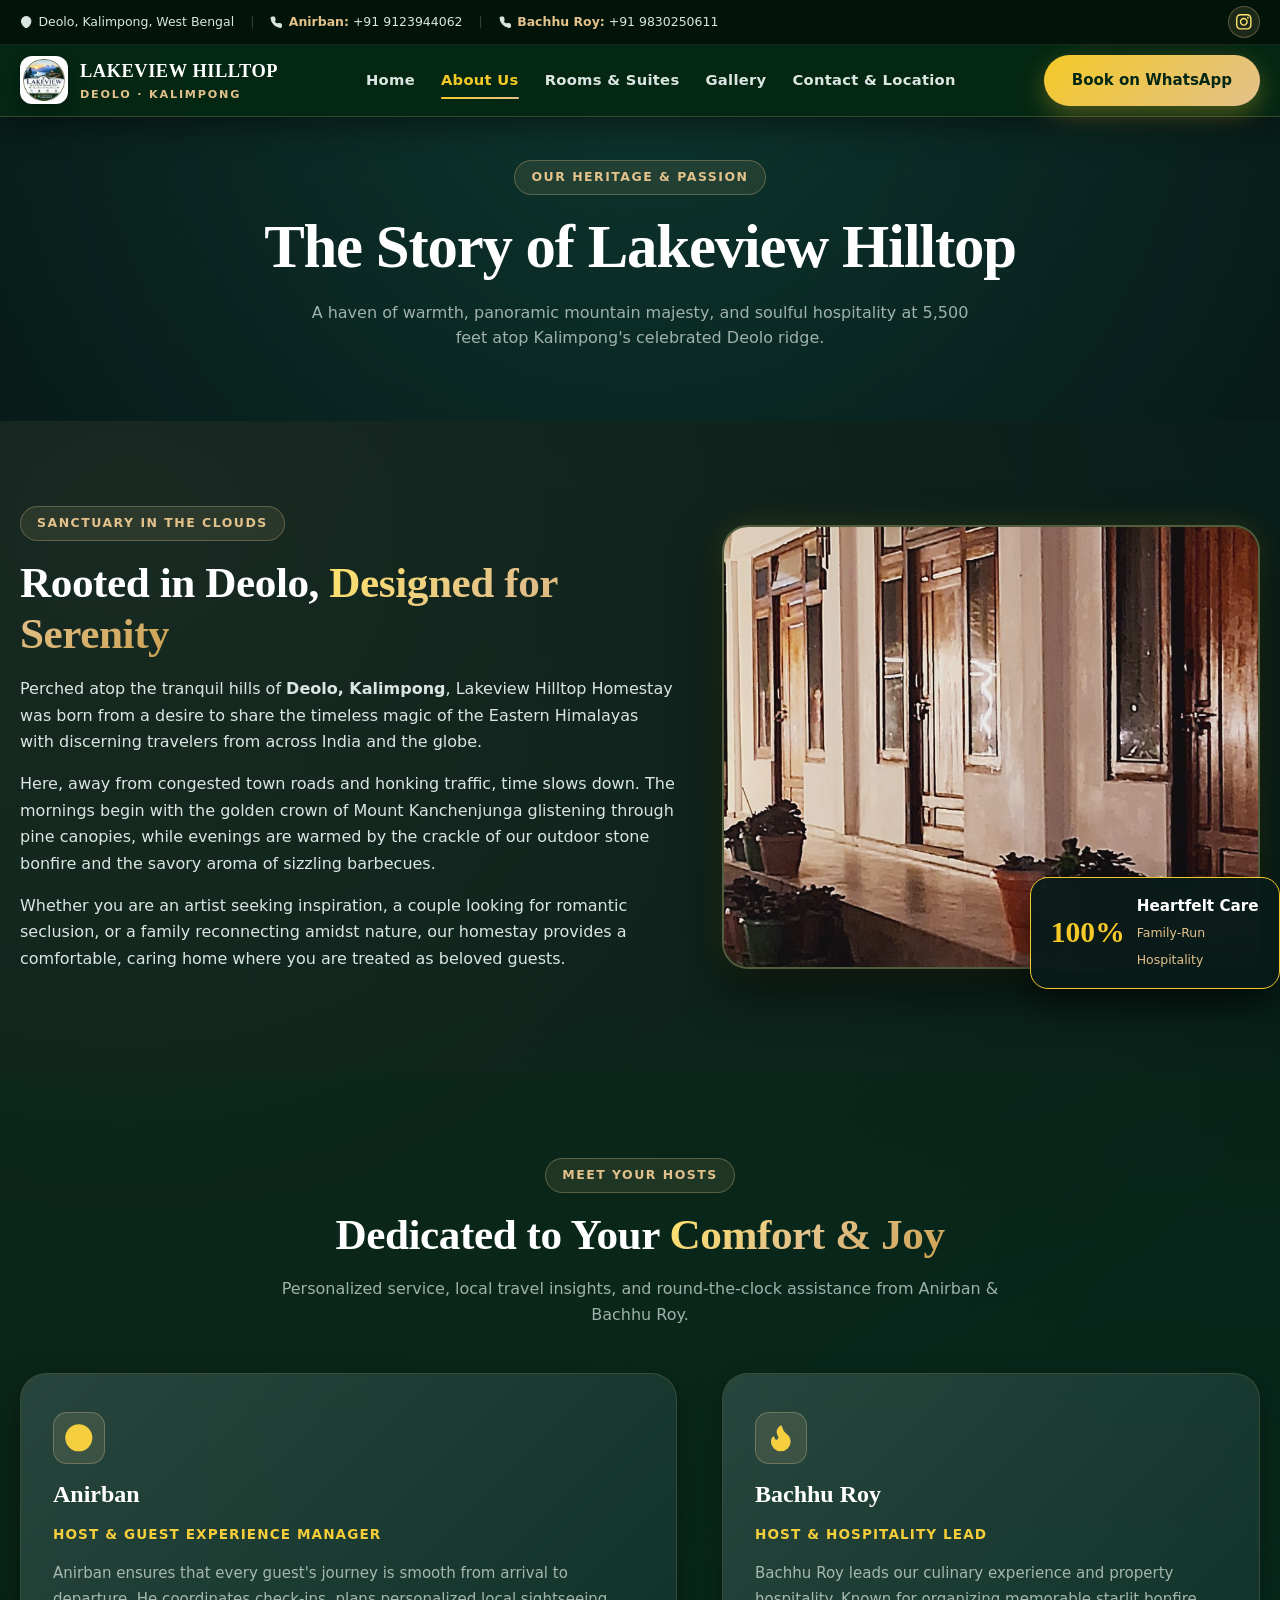
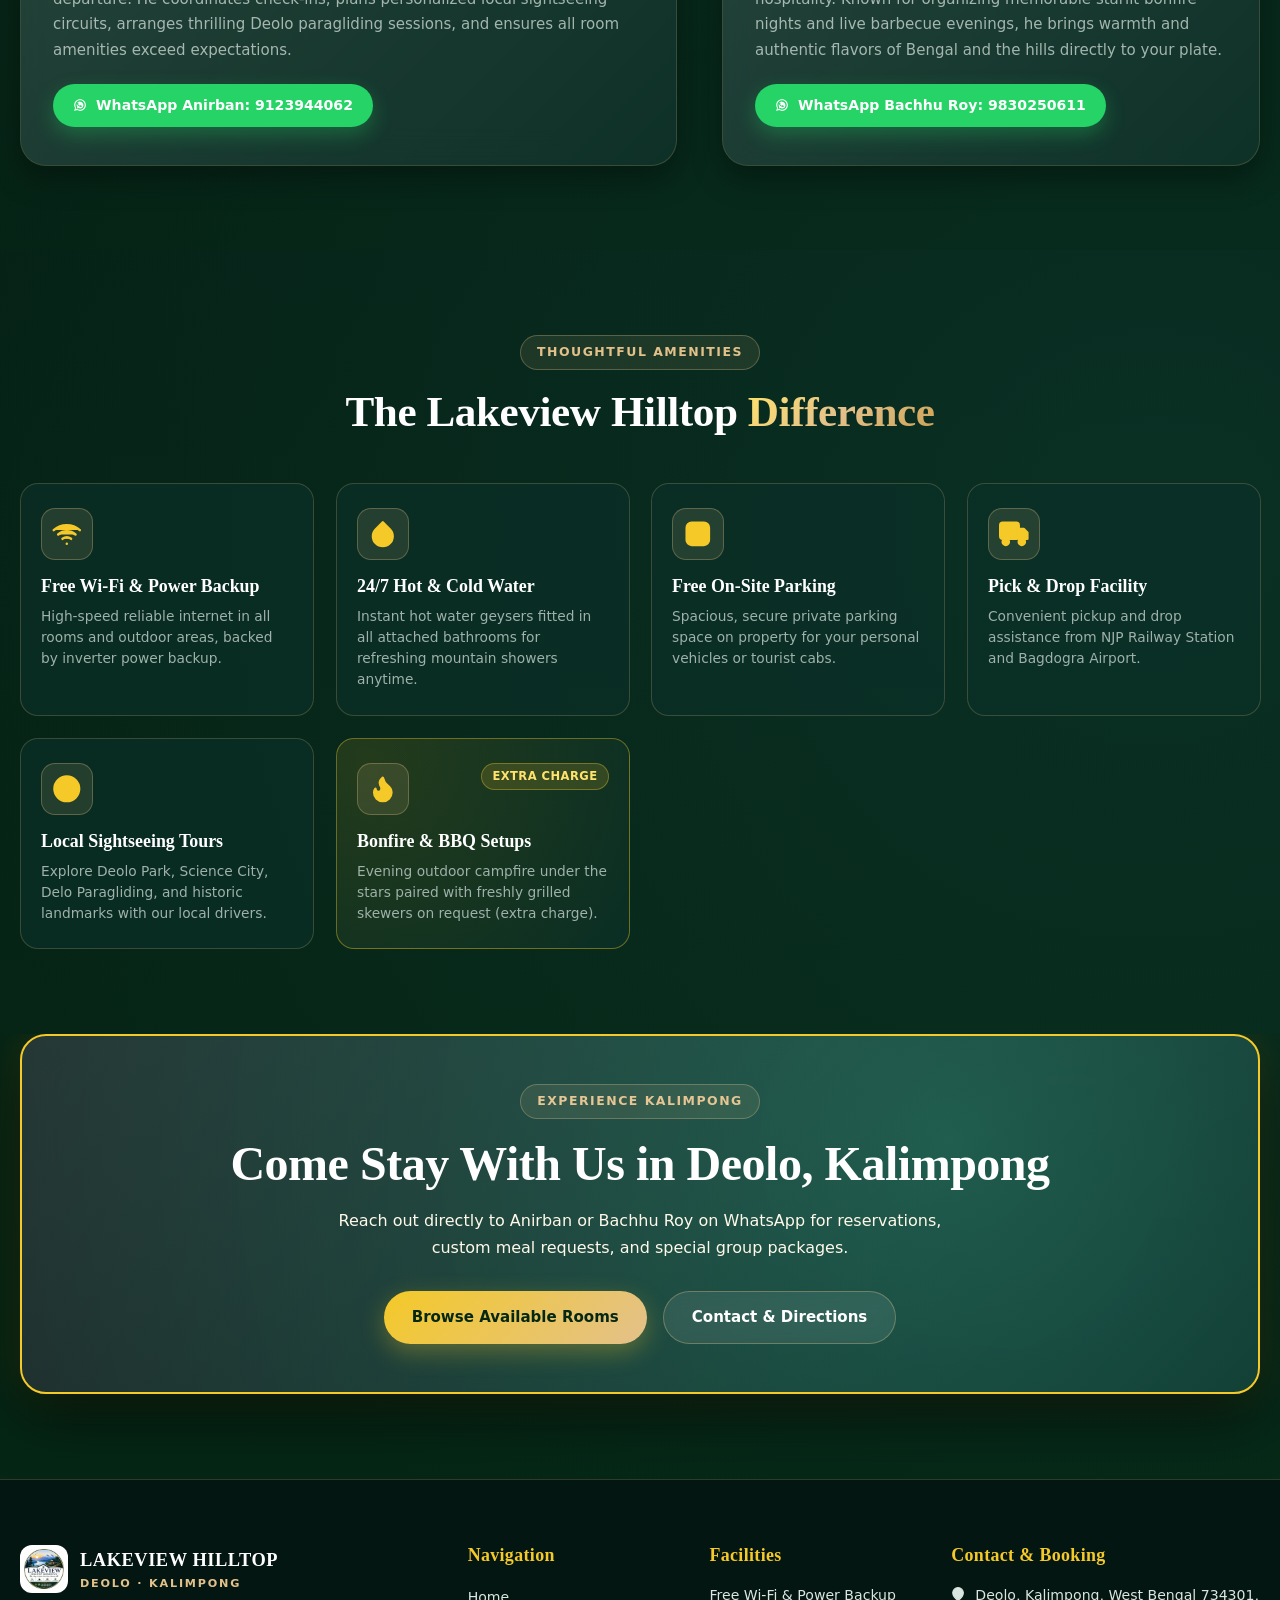
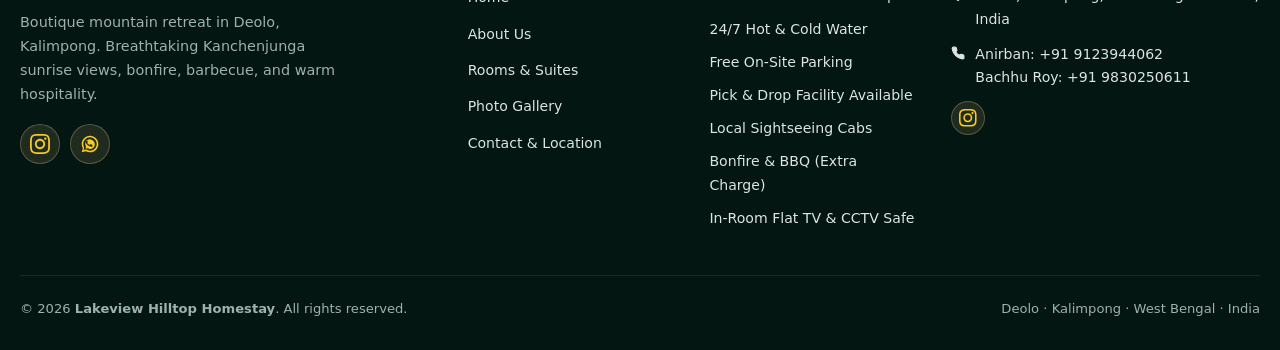
<file: about.html>
<!DOCTYPE html>
<html lang="en">
<head>
  <meta charset="UTF-8">
  <meta name="viewport" content="width=device-width, initial-scale=1.0">
  <title>About Us | Lakeview Hilltop Homestay, Deolo Kalimpong</title>
  <meta name="description" content="Discover the story of Lakeview Hilltop Homestay in Deolo, Kalimpong. Meet your warm hosts Anirban & Bachhu Roy, dedicated to authentic Himalayan hospitality and panoramic Kanchenjunga sunrise views.">
  <meta name="keywords" content="About Lakeview Hilltop Homestay, Kalimpong homestay hosts, Anirban Kalimpong, Bachhu Roy Kalimpong, Deolo hilltop homestay story, Kalimpong hospitality, Deolo tourism">
  <meta name="author" content="Lakeview Hilltop Homestay">
  <meta name="robots" content="index, follow, max-image-preview:large, max-snippet:-1, max-video-preview:-1">
  <meta name="googlebot" content="index, follow, max-snippet:-1, max-image-preview:large, max-video-preview:-1">
  <meta name="bingbot" content="index, follow, max-snippet:-1, max-image-preview:large">
  <meta name="theme-color" content="#071b19">
  <meta name="format-detection" content="telephone=no">
  <link rel="canonical" href="https://lakeviewhilltophomestay.com/about.html">

  <!-- Industry Standard Security Meta -->
  <meta http-equiv="X-Content-Type-Options" content="nosniff">
  <meta http-equiv="Content-Security-Policy" content="default-src 'self'; script-src 'self' 'unsafe-inline'; style-src 'self' 'unsafe-inline' https://fonts.googleapis.com; font-src 'self' https://fonts.gstatic.com data:; img-src 'self' data: https:; frame-src 'self' https://www.google.com https://maps.google.com; connect-src 'self'; base-uri 'self'; form-action 'self' https://wa.me;">
  <meta name="referrer" content="strict-origin-when-cross-origin">

  <!-- Geo & Local SEO Meta -->
  <meta name="geo.region" content="IN-WB">
  <meta name="geo.placename" content="Deolo, Kalimpong">
  <meta name="geo.position" content="27.0867;88.5025">
  <meta name="ICBM" content="27.0867, 88.5025">

  <!-- Open Graph -->
  <meta property="og:site_name" content="Lakeview Hilltop Homestay">
  <meta property="og:locale" content="en_IN">
  <meta property="og:type" content="website">
  <meta property="og:url" content="https://lakeviewhilltophomestay.com/about.html">
  <meta property="og:title" content="About Us | Lakeview Hilltop Homestay, Deolo Kalimpong">
  <meta property="og:description" content="Meet your welcoming hosts Anirban & Bachhu Roy at Lakeview Hilltop Homestay in Deolo, Kalimpong. Experience genuine mountain hospitality and stunning Kanchenjunga sunrises.">
  <meta property="og:image" content="https://lakeviewhilltophomestay.com/thumbnail.jpeg">
  <meta property="og:image:secure_url" content="https://lakeviewhilltophomestay.com/thumbnail.jpeg">
  <meta property="og:image:width" content="1200">
  <meta property="og:image:height" content="675">
  <meta property="og:image:alt" content="Lakeview Hilltop Homestay Overview in Deolo Kalimpong">

  <!-- Twitter Card -->
  <meta name="twitter:card" content="summary_large_image">
  <meta name="twitter:title" content="About Us | Lakeview Hilltop Homestay, Deolo Kalimpong">
  <meta name="twitter:description" content="Discover our passion for authentic Himalayan hospitality and comfortable hilltop living in Kalimpong.">
  <meta name="twitter:image" content="https://lakeviewhilltophomestay.com/thumbnail.jpeg">

  <!-- Favicon & Manifest -->
  <link rel="icon" type="image/png" href="./assets/logo-web-BcUr0Y2U.png">
  <link rel="apple-touch-icon" href="./assets/logo-web-BcUr0Y2U.png">
  <link rel="manifest" href="./assets/site-Dvi9AFsn.webmanifest">

  <!-- Preconnects -->
  <link rel="preconnect" href="https://fonts.googleapis.com">
  <link rel="preconnect" href="https://fonts.gstatic.com" crossorigin>

  <!-- Schema.org JSON-LD -->
  <script type="application/ld+json">
  {
    "@context": "https://schema.org",
    "@graph": [
      {
        "@type": "BreadcrumbList",
        "itemListElement": [
          {
            "@type": "ListItem",
            "position": 1,
            "name": "Home",
            "item": "https://lakeviewhilltophomestay.com/"
          },
          {
            "@type": "ListItem",
            "position": 2,
            "name": "About Us",
            "item": "https://lakeviewhilltophomestay.com/about.html"
          }
        ]
      },
      {
        "@type": "AboutPage",
        "@id": "https://lakeviewhilltophomestay.com/about.html#webpage",
        "url": "https://lakeviewhilltophomestay.com/about.html",
        "name": "About Lakeview Hilltop Homestay",
        "description": "Information about Lakeview Hilltop Homestay, the founders Anirban and Bachhu Roy, and their hospitality journey in Deolo, Kalimpong.",
        "isPartOf": {
          "@type": "WebSite",
          "url": "https://lakeviewhilltophomestay.com/",
          "name": "Lakeview Hilltop Homestay"
        },
        "about": {
          "@type": "LodgingBusiness",
          "name": "Lakeview Hilltop Homestay",
          "url": "https://lakeviewhilltophomestay.com/",
          "telephone": ["+919123944062", "+919830250611"],
          "address": {
            "@type": "PostalAddress",
            "streetAddress": "Deolo Hill",
            "addressLocality": "Kalimpong",
            "addressRegion": "West Bengal",
            "postalCode": "734301",
            "addressCountry": "IN"
          }
        }
      }
    ]
  }
  </script>
  <script type="module" crossorigin src="./assets/main-B74EC59Y.js"></script>
  <link rel="stylesheet" crossorigin href="./assets/main-Bti_RIMI.css">
</head>
<body>

  <!-- Site Header with Topbar -->
  <header class="site-header">
    <!-- Top Utility Bar (Contacts & Socials) -->
    <div class="topbar-strip">
      <div class="container topbar-inner">
        <div class="topbar-left">
          <span class="topbar-item">
            <svg class="svg-icon-sm" viewBox="0 0 24 24" fill="none" stroke="currentColor" stroke-width="2" stroke-linecap="round" stroke-linejoin="round" aria-hidden="true"><path d="M21 10c0 7-9 13-9 13s-9-6-9-13a9 9 0 0 1 18 0z"/><circle cx="12" cy="10" r="3"/></svg>
            <span>Deolo, Kalimpong, West Bengal</span>
          </span>
          <span class="topbar-divider">|</span>
          <a href="tel:+919123944062" class="topbar-item">
            <svg class="svg-icon-sm" viewBox="0 0 24 24" fill="none" stroke="currentColor" stroke-width="2" stroke-linecap="round" stroke-linejoin="round" aria-hidden="true"><path d="M22 16.92v3a2 2 0 0 1-2.18 2 19.79 19.79 0 0 1-8.63-3.07 19.5 19.5 0 0 1-6-6 19.79 19.79 0 0 1-3.07-8.67A2 2 0 0 1 4.11 2h3a2 2 0 0 1 2 1.72 12.84 12.84 0 0 0 .7 2.81 2 2 0 0 1-.45 2.11L8.09 9.91a16 16 0 0 0 6 6l1.27-1.27a2 2 0 0 1 2.11-.45 12.84 12.84 0 0 0 2.81.7A2 2 0 0 1 22 16.92z"/></svg>
            <span><strong>Anirban:</strong> +91 9123944062</span>
          </a>
          <span class="topbar-divider">|</span>
          <a href="tel:+919830250611" class="topbar-item">
            <svg class="svg-icon-sm" viewBox="0 0 24 24" fill="none" stroke="currentColor" stroke-width="2" stroke-linecap="round" stroke-linejoin="round" aria-hidden="true"><path d="M22 16.92v3a2 2 0 0 1-2.18 2 19.79 19.79 0 0 1-8.63-3.07 19.5 19.5 0 0 1-6-6 19.79 19.79 0 0 1-3.07-8.67A2 2 0 0 1 4.11 2h3a2 2 0 0 1 2 1.72 12.84 12.84 0 0 0 .7 2.81 2 2 0 0 1-.45 2.11L8.09 9.91a16 16 0 0 0 6 6l1.27-1.27a2 2 0 0 1 2.11-.45 12.84 12.84 0 0 0 2.81.7A2 2 0 0 1 22 16.92z"/></svg>
            <span><strong>Bachhu Roy:</strong> +91 9830250611</span>
          </a>
        </div>
        <div class="topbar-right">
          <a href="https://www.instagram.com/lakeviewhilltophomestay/" target="_blank" rel="noopener noreferrer" class="topbar-insta-btn" aria-label="Instagram">
            <svg class="svg-icon" viewBox="0 0 24 24" fill="currentColor" aria-hidden="true"><path d="M12 2.163c3.204 0 3.584.012 4.85.07 3.252.148 4.771 1.691 4.919 4.919.058 1.265.069 1.645.069 4.849 0 3.205-.012 3.584-.069 4.849-.149 3.225-1.664 4.771-4.919 4.919-1.266.058-1.644.07-4.85.07-3.204 0-3.584-.012-4.849-.07-3.26-.149-4.771-1.699-4.919-4.92-.058-1.265-.07-1.644-.07-4.849 0-3.204.013-3.583.07-4.849.149-3.227 1.664-4.771 4.919-4.919 1.266-.057 1.645-.069 4.849-.069zm0-2.163c-3.259 0-3.667.014-4.947.072-4.358.2-6.78 2.618-6.98 6.98-.059 1.281-.073 1.689-.073 4.948 0 3.259.014 3.668.072 4.948.2 4.358 2.618 6.78 6.98 6.98 1.281.058 1.689.072 4.948.072 3.259 0 3.668-.014 4.948-.072 4.354-.2 6.782-2.618 6.979-6.98.059-1.28.073-1.689.073-4.948 0-3.259-.014-3.667-.072-4.947-.196-4.354-2.617-6.78-6.979-6.98-1.281-.059-1.69-.073-4.949-.073zm0 5.838c-3.403 0-6.162 2.759-6.162 6.162s2.759 6.163 6.162 6.163 6.162-2.759 6.162-6.163c0-3.403-2.759-6.162-6.162-6.162zm0 10.162c-2.209 0-4-1.79-4-4 0-2.209 1.791-4 4-4s4 1.791 4 4c0 2.21-1.791 4-4 4zm6.406-11.845c-.796 0-1.441.645-1.441 1.44s.645 1.44 1.441 1.44c.795 0 1.439-.645 1.439-1.44s-.644-1.44-1.439-1.44z"/></svg>
          </a>
        </div>
      </div>
    </div>

    <div class="main-nav-strip">
      <div class="container nav-container">
        <a href="index.html" class="nav-brand">
          <img src="./assets/logo-web-BcUr0Y2U.png" alt="Lakeview Hilltop Homestay Logo" class="nav-logo-img" width="48" height="48">
          <div class="nav-brand-text">
            <span class="nav-brand-title">LAKEVIEW HILLTOP</span>
            <span class="nav-brand-sub">Deolo · Kalimpong</span>
          </div>
        </a>

        <nav class="nav-menu-desktop" aria-label="Main Navigation">
          <a href="index.html" class="nav-link">Home</a>
          <a href="about.html" class="nav-link active">About Us</a>
          <a href="rooms.html" class="nav-link">Rooms & Suites</a>
          <a href="gallery.html" class="nav-link">Gallery</a>
          <a href="contact.html" class="nav-link">Contact & Location</a>
        </nav>

        <div class="nav-actions">
          <a href="https://wa.me/919123944062" target="_blank" rel="noopener noreferrer" class="btn btn-primary">
            <span>Book on WhatsApp</span>
          </a>
          <button class="nav-toggle-btn" aria-label="Toggle navigation menu">
            <span class="hamburger-bar"></span>
            <span class="hamburger-bar"></span>
            <span class="hamburger-bar"></span>
          </button>
        </div>
      </div>
    </div>
  </header>

  <!-- Fullscreen Animated Mobile Menu -->
  <div class="mobile-menu-overlay" aria-hidden="true">
    <div class="mobile-menu-header">
      <div class="nav-brand">
        <img src="./assets/logo-web-BcUr0Y2U.png" alt="Lakeview Hilltop Logo" width="38" height="38" style="width: 38px; height: 38px; background: #fff; border-radius: 10px; padding: 2px; object-fit: contain;">
        <div class="nav-brand-text">
          <span class="nav-brand-title" style="font-size: 1rem;">LAKEVIEW HILLTOP</span>
          <span class="nav-brand-sub" style="font-size: 0.62rem;">Deolo · Kalimpong</span>
        </div>
      </div>
      <button class="mobile-close-btn" aria-label="Close navigation menu">&times;</button>
    </div>

    <nav class="mobile-menu-links">
      <div class="mobile-menu-item"><a href="index.html" class="mobile-nav-link"><span>Home</span><span class="num">01</span></a></div>
      <div class="mobile-menu-item"><a href="about.html" class="mobile-nav-link active"><span>About Us</span><span class="num">02</span></a></div>
      <div class="mobile-menu-item"><a href="rooms.html" class="mobile-nav-link"><span>Rooms & Suites</span><span class="num">03</span></a></div>
      <div class="mobile-menu-item"><a href="gallery.html" class="mobile-nav-link"><span>Photo Gallery</span><span class="num">04</span></a></div>
      <div class="mobile-menu-item"><a href="contact.html" class="mobile-nav-link"><span>Contact & Booking</span><span class="num">05</span></a></div>
    </nav>

    <div class="mobile-menu-footer">
      <div style="font-size: 0.74rem; text-transform: uppercase; letter-spacing: 0.12em; color: var(--gold-bright); font-weight: 700;">Direct Host Contacts</div>
      <div class="mobile-contacts-row">
        <a href="tel:+919123944062" class="mobile-contact-pill">
          <svg class="svg-icon-sm" viewBox="0 0 24 24" fill="none" stroke="currentColor" stroke-width="2" stroke-linecap="round" stroke-linejoin="round" aria-hidden="true"><path d="M22 16.92v3a2 2 0 0 1-2.18 2 19.79 19.79 0 0 1-8.63-3.07 19.5 19.5 0 0 1-6-6 19.79 19.79 0 0 1-3.07-8.67A2 2 0 0 1 4.11 2h3a2 2 0 0 1 2 1.72 12.84 12.84 0 0 0 .7 2.81 2 2 0 0 1-.45 2.11L8.09 9.91a16 16 0 0 0 6 6l1.27-1.27a2 2 0 0 1 2.11-.45 12.84 12.84 0 0 0 2.81.7A2 2 0 0 1 22 16.92z"/></svg>
          <span>Anirban</span>
        </a>
        <a href="tel:+919830250611" class="mobile-contact-pill">
          <svg class="svg-icon-sm" viewBox="0 0 24 24" fill="none" stroke="currentColor" stroke-width="2" stroke-linecap="round" stroke-linejoin="round" aria-hidden="true"><path d="M22 16.92v3a2 2 0 0 1-2.18 2 19.79 19.79 0 0 1-8.63-3.07 19.5 19.5 0 0 1-6-6 19.79 19.79 0 0 1-3.07-8.67A2 2 0 0 1 4.11 2h3a2 2 0 0 1 2 1.72 12.84 12.84 0 0 0 .7 2.81 2 2 0 0 1-.45 2.11L8.09 9.91a16 16 0 0 0 6 6l1.27-1.27a2 2 0 0 1 2.11-.45 12.84 12.84 0 0 0 2.81.7A2 2 0 0 1 22 16.92z"/></svg>
          <span>Bachhu Roy</span>
        </a>
        <a href="https://www.instagram.com/lakeviewhilltophomestay/" target="_blank" rel="noopener noreferrer" class="mobile-insta-icon-btn" aria-label="Instagram">
          <svg class="svg-icon-sm" viewBox="0 0 24 24" fill="currentColor" aria-hidden="true"><path d="M12 2.163c3.204 0 3.584.012 4.85.07 3.252.148 4.771 1.691 4.919 4.919.058 1.265.069 1.645.069 4.849 0 3.205-.012 3.584-.069 4.849-.149 3.225-1.664 4.771-4.919 4.919-1.266.058-1.644.07-4.85.07-3.204 0-3.584-.012-4.849-.07-3.26-.149-4.771-1.699-4.919-4.92-.058-1.265-.07-1.644-.07-4.849 0-3.204.013-3.583.07-4.849.149-3.227 1.664-4.771 4.919-4.919 1.266-.057 1.645-.069 4.849-.069zm0-2.163c-3.259 0-3.667.014-4.947.072-4.358.2-6.78 2.618-6.98 6.98-.059 1.281-.073 1.689-.073 4.948 0 3.259.014 3.668.072 4.948.2 4.358 2.618 6.78 6.98 6.98 1.281.058 1.689.072 4.948.072 3.259 0 3.668-.014 4.948-.072 4.354-.2 6.782-2.618 6.979-6.98.059-1.28.073-1.689.073-4.948 0-3.259-.014-3.667-.072-4.947-.196-4.354-2.617-6.78-6.979-6.98-1.281-.059-1.69-.073-4.949-.073zm0 5.838c-3.403 0-6.162 2.759-6.162 6.162s2.759 6.163 6.162 6.163 6.162-2.759 6.162-6.163c0-3.403-2.759-6.162-6.162-6.162zm0 10.162c-2.209 0-4-1.79-4-4 0-2.209 1.791-4 4-4s4 1.791 4 4c0 2.21-1.791 4-4 4zm6.406-11.845c-.796 0-1.441.645-1.441 1.44s.645 1.44 1.441 1.44c.795 0 1.439-.645 1.439-1.44s-.644-1.44-1.439-1.44z"/></svg>
        </a>
      </div>
    </div>
  </div>

  <main>
    <!-- Subpage Hero Banner -->
    <section class="subpage-hero">
      <div class="container" data-3d-reveal>
        <span class="section-tag">Our Heritage & Passion</span>
        <h1>The Story of <span class="gold-text">Lakeview Hilltop</span></h1>
        <p class="section-subtitle" style="margin: 16px auto 0; max-width: 680px;">
          A haven of warmth, panoramic mountain majesty, and soulful hospitality at 5,500 feet atop Kalimpong's celebrated Deolo ridge.
        </p>
      </div>
    </section>

    <!-- Main About Story -->
    <section class="section-padding">
      <div class="container">
        <div class="about-grid">
          <div data-3d-reveal="left">
            <span class="section-tag">Sanctuary in the Clouds</span>
            <h2 class="section-title">Rooted in Deolo, <span class="gold-text">Designed for Serenity</span></h2>
            <p>
              Perched atop the tranquil hills of <strong>Deolo, Kalimpong</strong>, Lakeview Hilltop Homestay was born from a desire to share the timeless magic of the Eastern Himalayas with discerning travelers from across India and the globe.
            </p>
            <p>
              Here, away from congested town roads and honking traffic, time slows down. The mornings begin with the golden crown of Mount Kanchenjunga glistening through pine canopies, while evenings are warmed by the crackle of our outdoor stone bonfire and the savory aroma of sizzling barbecues.
            </p>
            <p>
              Whether you are an artist seeking inspiration, a couple looking for romantic seclusion, or a family reconnecting amidst nature, our homestay provides a comfortable, caring home where you are treated as beloved guests.
            </p>
          </div>

          <div class="about-visual-stack" data-3d-reveal="right">
            <div class="about-main-img-frame card-3d" data-tilt>
              <img src="images/homestay/corridor-balcony-day.jpg" alt="Balcony Corridor overlooking misty valleys at Lakeview Hilltop">
            </div>
            <div class="about-floating-card float-3d">
              <div class="about-floating-badge">100%</div>
              <div>
                <strong style="display:block; color: #fff; font-size: 0.95rem;">Heartfelt Care</strong>
                <span style="font-size: 0.78rem; color: var(--gold-primary);">Family-Run Hospitality</span>
              </div>
            </div>
          </div>
        </div>
      </div>
    </section>

    <!-- Host Showcase -->
    <section class="section-padding" style="background: rgba(5, 40, 20, 0.3);">
      <div class="container">
        <div class="section-header" data-3d-reveal>
          <span class="section-tag">Meet Your Hosts</span>
          <h2 class="section-title">Dedicated to Your <span class="gold-text">Comfort & Joy</span></h2>
          <p class="section-subtitle">
            Personalized service, local travel insights, and round-the-clock assistance from Anirban & Bachhu Roy.
          </p>
        </div>

        <div class="about-grid" style="align-items: stretch;">
          <div class="glass-panel" style="padding: 38px 32px;" data-3d-reveal="left">
            <div class="icon-badge-gold" style="margin-bottom: 16px;">
              <svg class="svg-icon-lg" viewBox="0 0 24 24" fill="none" stroke="currentColor" stroke-width="2" stroke-linecap="round" stroke-linejoin="round" aria-hidden="true"><circle cx="12" cy="12" r="10"/><polygon points="16.24 7.76 14.12 14.12 7.76 16.24 9.88 9.88 16.24 7.76"/></svg>
            </div>
            <h3 style="color: #fff; margin-bottom: 12px; font-size: 1.5rem;">Anirban</h3>
            <span style="display: inline-block; color: var(--gold-bright); font-weight: 700; font-size: 0.85rem; margin-bottom: 16px; text-transform: uppercase; letter-spacing: 0.08em;">Host & Guest Experience Manager</span>
            <p style="color: var(--text-muted); font-size: 0.94rem; line-height: 1.7;">
              Anirban ensures that every guest's journey is smooth from arrival to departure. He coordinates check-ins, plans personalized local sightseeing circuits, arranges thrilling Deolo paragliding sessions, and ensures all room amenities exceed expectations.
            </p>
            <div style="margin-top: 20px;">
              <a href="https://wa.me/919123944062" target="_blank" rel="noopener noreferrer" class="btn btn-whatsapp" style="padding: 10px 20px; font-size: 0.88rem;">
                <svg class="svg-icon-sm" viewBox="0 0 24 24" fill="currentColor"><path d="M12.031 6.172c-3.181 0-5.767 2.586-5.768 5.766-.001 1.298.38 2.27 1.019 3.287l-.711 2.598 2.664-.698c.969.54 1.861.859 2.796.859 3.183 0 5.768-2.587 5.768-5.767 0-3.18-2.585-5.745-5.768-5.745zm3.377 8.204c-.149.42-1.026.79-1.428.82-.401.031-.925.132-3.155-.788-2.008-.828-3.275-2.884-3.375-3.018-.1-.133-.807-1.074-.807-2.049 0-.974.509-1.453.69-1.652.181-.199.395-.248.528-.248.132 0 .265.002.38.007.123.006.287-.046.45.344.167.398.572 1.394.622 1.496.05.102.083.222.016.355-.067.133-.1.216-.199.332-.099.116-.209.26-.298.349-.1.1-.205.209-.089.408.117.199.519.855 1.114 1.385.767.682 1.413.894 1.613.993.2.099.317.088.435-.049.118-.137.509-.593.645-.797.136-.204.272-.17.458-.102.186.068 1.182.557 1.385.659.203.102.338.153.388.238.05.085.05.495-.099.915z"/><path d="M12 2C6.477 2 2 6.477 2 12c0 1.891.526 3.662 1.442 5.178L2 22l4.963-1.398A9.956 9.956 0 0012 22c5.523 0 10-4.477 10-10S17.523 2 12 2zm0 18.056c-1.637 0-3.165-.487-4.444-1.328l-.319-.208-2.946.829.83-2.871-.227-.333A8.026 8.026 0 014 12c0-4.411 3.589-8 8-8s8 3.589 8 8-3.589 8.056-8 8.056z"/></svg>
                <span>WhatsApp Anirban: 9123944062</span>
              </a>
            </div>
          </div>

          <div class="glass-panel" style="padding: 38px 32px;" data-3d-reveal="right">
            <div class="icon-badge-gold" style="margin-bottom: 16px;">
              <svg class="svg-icon-lg" viewBox="0 0 24 24" fill="none" stroke="currentColor" stroke-width="2" stroke-linecap="round" stroke-linejoin="round" aria-hidden="true"><path d="M8.5 14.5A2.5 2.5 0 0 0 11 12c0-1.38-.5-2-1-3-1.072-2.143-.224-4.054 2-6 .5 2.5 2 4.9 4 6.5 2 1.6 3 3.5 3 5.5a7 7 0 1 1-14 0c0-1.153.433-2.294 1-3a2.5 2.5 0 0 0 2.5 2.5z"/></svg>
            </div>
            <h3 style="color: #fff; margin-bottom: 12px; font-size: 1.5rem;">Bachhu Roy</h3>
            <span style="display: inline-block; color: var(--gold-bright); font-weight: 700; font-size: 0.85rem; margin-bottom: 16px; text-transform: uppercase; letter-spacing: 0.08em;">Host & Hospitality Lead</span>
            <p style="color: var(--text-muted); font-size: 0.94rem; line-height: 1.7;">
              Bachhu Roy leads our culinary experience and property hospitality. Known for organizing memorable starlit bonfire nights and live barbecue evenings, he brings warmth and authentic flavors of Bengal and the hills directly to your plate.
            </p>
            <div style="margin-top: 20px;">
              <a href="https://wa.me/919830250611" target="_blank" rel="noopener noreferrer" class="btn btn-whatsapp" style="padding: 10px 20px; font-size: 0.88rem;">
                <svg class="svg-icon-sm" viewBox="0 0 24 24" fill="currentColor"><path d="M12.031 6.172c-3.181 0-5.767 2.586-5.768 5.766-.001 1.298.38 2.27 1.019 3.287l-.711 2.598 2.664-.698c.969.54 1.861.859 2.796.859 3.183 0 5.768-2.587 5.768-5.767 0-3.18-2.585-5.745-5.768-5.745zm3.377 8.204c-.149.42-1.026.79-1.428.82-.401.031-.925.132-3.155-.788-2.008-.828-3.275-2.884-3.375-3.018-.1-.133-.807-1.074-.807-2.049 0-.974.509-1.453.69-1.652.181-.199.395-.248.528-.248.132 0 .265.002.38.007.123.006.287-.046.45.344.167.398.572 1.394.622 1.496.05.102.083.222.016.355-.067.133-.1.216-.199.332-.099.116-.209.26-.298.349-.1.1-.205.209-.089.408.117.199.519.855 1.114 1.385.767.682 1.413.894 1.613.993.2.099.317.088.435-.049.118-.137.509-.593.645-.797.136-.204.272-.17.458-.102.186.068 1.182.557 1.385.659.203.102.338.153.388.238.05.085.05.495-.099.915z"/><path d="M12 2C6.477 2 2 6.477 2 12c0 1.891.526 3.662 1.442 5.178L2 22l4.963-1.398A9.956 9.956 0 0012 22c5.523 0 10-4.477 10-10S17.523 2 12 2zm0 18.056c-1.637 0-3.165-.487-4.444-1.328l-.319-.208-2.946.829.83-2.871-.227-.333A8.026 8.026 0 014 12c0-4.411 3.589-8 8-8s8 3.589 8 8-3.589 8.056-8 8.056z"/></svg>
                <span>WhatsApp Bachhu Roy: 9830250611</span>
              </a>
            </div>
          </div>
        </div>
      </div>
    </section>

    <!-- Why Choose Us Pillars (Updated with Features) -->
    <section class="section-padding">
      <div class="container">
        <div class="section-header" data-3d-reveal>
          <span class="section-tag">Thoughtful Amenities</span>
          <h2 class="section-title">The Lakeview Hilltop <span class="gold-text">Difference</span></h2>
        </div>

        <div class="facilities-grid">
          <div class="facility-card card-3d" data-tilt data-3d-reveal data-delay="100">
            <div class="icon-badge-gold" style="margin-bottom: 16px;">
              <svg class="svg-icon-lg" viewBox="0 0 24 24" fill="none" stroke="currentColor" stroke-width="2" stroke-linecap="round" stroke-linejoin="round" aria-hidden="true"><path d="M5 12.55a11 11 0 0 1 14.08 0"/><path d="M1.42 9a16 16 0 0 1 21.16 0"/><path d="M8.53 16.11a6 6 0 0 1 6.95 0"/><line x1="12" y1="20" x2="12.01" y2="20"/></svg>
            </div>
            <h3 class="facility-title">Free Wi-Fi & Power Backup</h3>
            <p class="facility-desc">High-speed reliable internet in all rooms and outdoor areas, backed by inverter power backup.</p>
          </div>

          <div class="facility-card card-3d" data-tilt data-3d-reveal data-delay="150">
            <div class="icon-badge-gold" style="margin-bottom: 16px;">
              <svg class="svg-icon-lg" viewBox="0 0 24 24" fill="none" stroke="currentColor" stroke-width="2" stroke-linecap="round" stroke-linejoin="round" aria-hidden="true"><path d="M12 2.69l5.66 5.66a8 8 0 1 1-11.31 0z"/><path d="M12 11v6M9 14h6"/></svg>
            </div>
            <h3 class="facility-title">24/7 Hot & Cold Water</h3>
            <p class="facility-desc">Instant hot water geysers fitted in all attached bathrooms for refreshing mountain showers anytime.</p>
          </div>

          <div class="facility-card card-3d" data-tilt data-3d-reveal data-delay="200">
            <div class="icon-badge-gold" style="margin-bottom: 16px;">
              <svg class="svg-icon-lg" viewBox="0 0 24 24" fill="none" stroke="currentColor" stroke-width="2" stroke-linecap="round" stroke-linejoin="round" aria-hidden="true"><rect x="3" y="3" width="18" height="18" rx="4"/><path d="M9 17V7h4a3 3 0 0 1 0 6H9"/></svg>
            </div>
            <h3 class="facility-title">Free On-Site Parking</h3>
            <p class="facility-desc">Spacious, secure private parking space on property for your personal vehicles or tourist cabs.</p>
          </div>

          <div class="facility-card card-3d" data-tilt data-3d-reveal data-delay="250">
            <div class="icon-badge-gold" style="margin-bottom: 16px;">
              <svg class="svg-icon-lg" viewBox="0 0 24 24" fill="none" stroke="currentColor" stroke-width="2" stroke-linecap="round" stroke-linejoin="round" aria-hidden="true"><rect x="1" y="3" width="15" height="13" rx="2"/><polygon points="16 8 20 8 23 11 23 16 16 16 16 8"/><circle cx="5.5" cy="18.5" r="2.5"/><circle cx="18.5" cy="18.5" r="2.5"/></svg>
            </div>
            <h3 class="facility-title">Pick & Drop Facility</h3>
            <p class="facility-desc">Convenient pickup and drop assistance from NJP Railway Station and Bagdogra Airport.</p>
          </div>

          <div class="facility-card card-3d" data-tilt data-3d-reveal data-delay="300">
            <div class="icon-badge-gold" style="margin-bottom: 16px;">
              <svg class="svg-icon-lg" viewBox="0 0 24 24" fill="none" stroke="currentColor" stroke-width="2" stroke-linecap="round" stroke-linejoin="round" aria-hidden="true"><circle cx="12" cy="12" r="10"/><polygon points="16.24 7.76 14.12 14.12 7.76 16.24 9.88 9.88 16.24 7.76"/></svg>
            </div>
            <h3 class="facility-title">Local Sightseeing Tours</h3>
            <p class="facility-desc">Explore Deolo Park, Science City, Delo Paragliding, and historic landmarks with our local drivers.</p>
          </div>

          <div class="facility-card facility-highlight card-3d" data-tilt data-3d-reveal data-delay="350">
            <div style="display: flex; justify-content: space-between; align-items: flex-start; margin-bottom: 16px;">
              <div class="icon-badge-gold">
                <svg class="svg-icon-lg" viewBox="0 0 24 24" fill="none" stroke="currentColor" stroke-width="2" stroke-linecap="round" stroke-linejoin="round" aria-hidden="true"><path d="M8.5 14.5A2.5 2.5 0 0 0 11 12c0-1.38-.5-2-1-3-1.072-2.143-.224-4.054 2-6 .5 2.5 2 4.9 4 6.5 2 1.6 3 3.5 3 5.5a7 7 0 1 1-14 0c0-1.153.433-2.294 1-3a2.5 2.5 0 0 0 2.5 2.5z"/></svg>
              </div>
              <span class="badge-extra">Extra Charge</span>
            </div>
            <h3 class="facility-title">Bonfire & BBQ Setups</h3>
            <p class="facility-desc">Evening outdoor campfire under the stars paired with freshly grilled skewers on request (extra charge).</p>
          </div>
        </div>
      </div>
    </section>

    <!-- CTA Strip -->
    <section class="section-padding" style="padding-top: 0;">
      <div class="container">
        <div class="booking-cta-banner glass-panel" data-3d-reveal>
          <span class="section-tag">Experience Kalimpong</span>
          <h2 style="font-size: clamp(2rem, 3.8vw, 3rem); margin-bottom: 16px;">
            Come Stay With Us in <span class="gold-text">Deolo, Kalimpong</span>
          </h2>
          <p style="max-width: 650px; margin: 0 auto 30px; color: var(--cream-100);">
            Reach out directly to Anirban or Bachhu Roy on WhatsApp for reservations, custom meal requests, and special group packages.
          </p>
          <div class="cta-contacts-wrap">
            <a href="rooms.html" class="btn btn-primary">Browse Available Rooms</a>
            <a href="contact.html" class="btn btn-secondary">Contact & Directions</a>
          </div>
        </div>
      </div>
    </section>
  </main>

  <!-- Luxury Footer -->
  <footer class="site-footer">
    <div class="container">
      <div class="footer-grid">
        <div class="footer-brand">
          <div class="nav-brand" style="margin-bottom: 16px;">
            <img src="./assets/logo-web-BcUr0Y2U.png" alt="Lakeview Hilltop Homestay" width="48" height="48" style="width: 48px; height: 48px; background: #fff; border-radius: 12px; padding: 4px; object-fit: contain;">
            <div class="nav-brand-text">
              <span class="nav-brand-title">LAKEVIEW HILLTOP</span>
              <span class="nav-brand-sub">Deolo · Kalimpong</span>
            </div>
          </div>
          <p>
            Boutique mountain retreat in Deolo, Kalimpong. Breathtaking Kanchenjunga sunrise views, bonfire, barbecue, and warm hospitality.
          </p>
          <div class="footer-social-links">
            <a href="https://www.instagram.com/lakeviewhilltophomestay/" target="_blank" rel="noopener noreferrer" class="social-circle-btn" aria-label="Instagram">
              <svg class="svg-icon" viewBox="0 0 24 24" fill="currentColor"><path d="M12 2.163c3.204 0 3.584.012 4.85.07 3.252.148 4.771 1.691 4.919 4.919.058 1.265.069 1.645.069 4.849 0 3.205-.012 3.584-.069 4.849-.149 3.225-1.664 4.771-4.919 4.919-1.266.058-1.644.07-4.85.07-3.204 0-3.584-.012-4.849-.07-3.26-.149-4.771-1.699-4.919-4.92-.058-1.265-.07-1.644-.07-4.849 0-3.204.013-3.583.07-4.849.149-3.227 1.664-4.771 4.919-4.919 1.266-.057 1.645-.069 4.849-.069zm0-2.163c-3.259 0-3.667.014-4.947.072-4.358.2-6.78 2.618-6.98 6.98-.059 1.281-.073 1.689-.073 4.948 0 3.259.014 3.668.072 4.948.2 4.358 2.618 6.78 6.98 6.98 1.281.058 1.689.072 4.948.072 3.259 0 3.668-.014 4.948-.072 4.354-.2 6.782-2.618 6.979-6.98.059-1.28.073-1.689.073-4.948 0-3.259-.014-3.667-.072-4.947-.196-4.354-2.617-6.78-6.979-6.98-1.281-.059-1.69-.073-4.949-.073zm0 5.838c-3.403 0-6.162 2.759-6.162 6.162s2.759 6.163 6.162 6.163 6.162-2.759 6.162-6.163c0-3.403-2.759-6.162-6.162-6.162zm0 10.162c-2.209 0-4-1.79-4-4 0-2.209 1.791-4 4-4s4 1.791 4 4c0 2.21-1.791 4-4 4zm6.406-11.845c-.796 0-1.441.645-1.441 1.44s.645 1.44 1.441 1.44c.795 0 1.439-.645 1.439-1.44s-.644-1.44-1.439-1.44z"/></svg>
            </a>
            <a href="https://wa.me/919123944062" target="_blank" rel="noopener noreferrer" class="social-circle-btn" aria-label="WhatsApp">
              <svg class="svg-icon" viewBox="0 0 24 24" fill="currentColor"><path d="M12.031 6.172c-3.181 0-5.767 2.586-5.768 5.766-.001 1.298.38 2.27 1.019 3.287l-.711 2.598 2.664-.698c.969.54 1.861.859 2.796.859 3.183 0 5.768-2.587 5.768-5.767 0-3.18-2.585-5.745-5.768-5.745zm3.377 8.204c-.149.42-1.026.79-1.428.82-.401.031-.925.132-3.155-.788-2.008-.828-3.275-2.884-3.375-3.018-.1-.133-.807-1.074-.807-2.049 0-.974.509-1.453.69-1.652.181-.199.395-.248.528-.248.132 0 .265.002.38.007.123.006.287-.046.45.344.167.398.572 1.394.622 1.496.05.102.083.222.016.355-.067.133-.1.216-.199.332-.099.116-.209.26-.298.349-.1.1-.205.209-.089.408.117.199.519.855 1.114 1.385.767.682 1.413.894 1.613.993.2.099.317.088.435-.049.118-.137.509-.593.645-.797.136-.204.272-.17.458-.102.186.068 1.182.557 1.385.659.203.102.338.153.388.238.05.085.05.495-.099.915z"/><path d="M12 2C6.477 2 2 6.477 2 12c0 1.891.526 3.662 1.442 5.178L2 22l4.963-1.398A9.956 9.956 0 0012 22c5.523 0 10-4.477 10-10S17.523 2 12 2zm0 18.056c-1.637 0-3.165-.487-4.444-1.328l-.319-.208-2.946.829.83-2.871-.227-.333A8.026 8.026 0 014 12c0-4.411 3.589-8 8-8s8 3.589 8 8-3.589 8.056-8 8.056z"/></svg>
            </a>
          </div>
        </div>

        <div>
          <h4 class="footer-col-title">Navigation</h4>
          <ul class="footer-links-list">
            <li><a href="index.html" class="footer-link">Home</a></li>
            <li><a href="about.html" class="footer-link">About Us</a></li>
            <li><a href="rooms.html" class="footer-link">Rooms & Suites</a></li>
            <li><a href="gallery.html" class="footer-link">Photo Gallery</a></li>
            <li><a href="contact.html" class="footer-link">Contact & Location</a></li>
          </ul>
        </div>

        <div>
          <h4 class="footer-col-title">Facilities</h4>
          <ul class="footer-links-list">
            <li class="footer-link">Free Wi-Fi & Power Backup</li>
            <li class="footer-link">24/7 Hot & Cold Water</li>
            <li class="footer-link">Free On-Site Parking</li>
            <li class="footer-link">Pick & Drop Facility Available</li>
            <li class="footer-link">Local Sightseeing Cabs</li>
            <li class="footer-link">Bonfire & BBQ (Extra Charge)</li>
            <li class="footer-link">In-Room Flat TV & CCTV Safe</li>
          </ul>
        </div>

        <div>
          <h4 class="footer-col-title">Contact & Booking</h4>
          <div class="footer-contact-item">
            <svg class="svg-icon-sm" viewBox="0 0 24 24" fill="none" stroke="currentColor" stroke-width="2" stroke-linecap="round" stroke-linejoin="round" aria-hidden="true" style="margin-top: 3px;"><path d="M21 10c0 7-9 13-9 13s-9-6-9-13a9 9 0 0 1 18 0z"/><circle cx="12" cy="10" r="3"/></svg>
            <span>Deolo, Kalimpong, West Bengal 734301, India</span>
          </div>
          <div class="footer-contact-item">
            <svg class="svg-icon-sm" viewBox="0 0 24 24" fill="none" stroke="currentColor" stroke-width="2" stroke-linecap="round" stroke-linejoin="round" aria-hidden="true" style="margin-top: 3px;"><path d="M22 16.92v3a2 2 0 0 1-2.18 2 19.79 19.79 0 0 1-8.63-3.07 19.5 19.5 0 0 1-6-6 19.79 19.79 0 0 1-3.07-8.67A2 2 0 0 1 4.11 2h3a2 2 0 0 1 2 1.72 12.84 12.84 0 0 0 .7 2.81 2 2 0 0 1-.45 2.11L8.09 9.91a16 16 0 0 0 6 6l1.27-1.27a2 2 0 0 1 2.11-.45 12.84 12.84 0 0 0 2.81.7A2 2 0 0 1 22 16.92z"/></svg>
            <div>
              <a href="tel:+919123944062" class="footer-link" style="display:block;">Anirban: +91 9123944062</a>
              <a href="tel:+919830250611" class="footer-link" style="display:block;">Bachhu Roy: +91 9830250611</a>
            </div>
          </div>
          <div class="footer-contact-item">
            <a href="https://www.instagram.com/lakeviewhilltophomestay/" target="_blank" rel="noopener noreferrer" class="social-circle-btn" style="width: 34px; height: 34px;" aria-label="Instagram">
              <svg class="svg-icon" viewBox="0 0 24 24" fill="currentColor"><path d="M12 2.163c3.204 0 3.584.012 4.85.07 3.252.148 4.771 1.691 4.919 4.919.058 1.265.069 1.645.069 4.849 0 3.205-.012 3.584-.069 4.849-.149 3.225-1.664 4.771-4.919 4.919-1.266.058-1.644.07-4.85.07-3.204 0-3.584-.012-4.849-.07-3.26-.149-4.771-1.699-4.919-4.92-.058-1.265-.07-1.644-.07-4.849 0-3.204.013-3.583.07-4.849.149-3.227 1.664-4.771 4.919-4.919 1.266-.057 1.645-.069 4.849-.069zm0-2.163c-3.259 0-3.667.014-4.947.072-4.358.2-6.78 2.618-6.98 6.98-.059 1.281-.073 1.689-.073 4.948 0 3.259.014 3.668.072 4.948.2 4.358 2.618 6.78 6.98 6.98 1.281.058 1.689.072 4.948.072 3.259 0 3.668-.014 4.948-.072 4.354-.2 6.782-2.618 6.979-6.98.059-1.28.073-1.689.073-4.948 0-3.259-.014-3.667-.072-4.947-.196-4.354-2.617-6.78-6.979-6.98-1.281-.059-1.69-.073-4.949-.073zm0 5.838c-3.403 0-6.162 2.759-6.162 6.162s2.759 6.163 6.162 6.163 6.162-2.759 6.162-6.163c0-3.403-2.759-6.162-6.162-6.162zm0 10.162c-2.209 0-4-1.79-4-4 0-2.209 1.791-4 4-4s4 1.791 4 4c0 2.21-1.791 4-4 4zm6.406-11.845c-.796 0-1.441.645-1.441 1.44s.645 1.44 1.441 1.44c.795 0 1.439-.645 1.439-1.44s-.644-1.44-1.439-1.44z"/></svg>
            </a>
          </div>
        </div>
      </div>

      <div class="footer-bottom">
        <div>© <span id="current-year">2026</span> <strong>Lakeview Hilltop Homestay</strong>. All rights reserved.</div>
        <div>Deolo · Kalimpong · West Bengal · India</div>
      </div>
    </div>
  </footer>

</body>
</html>
</file>
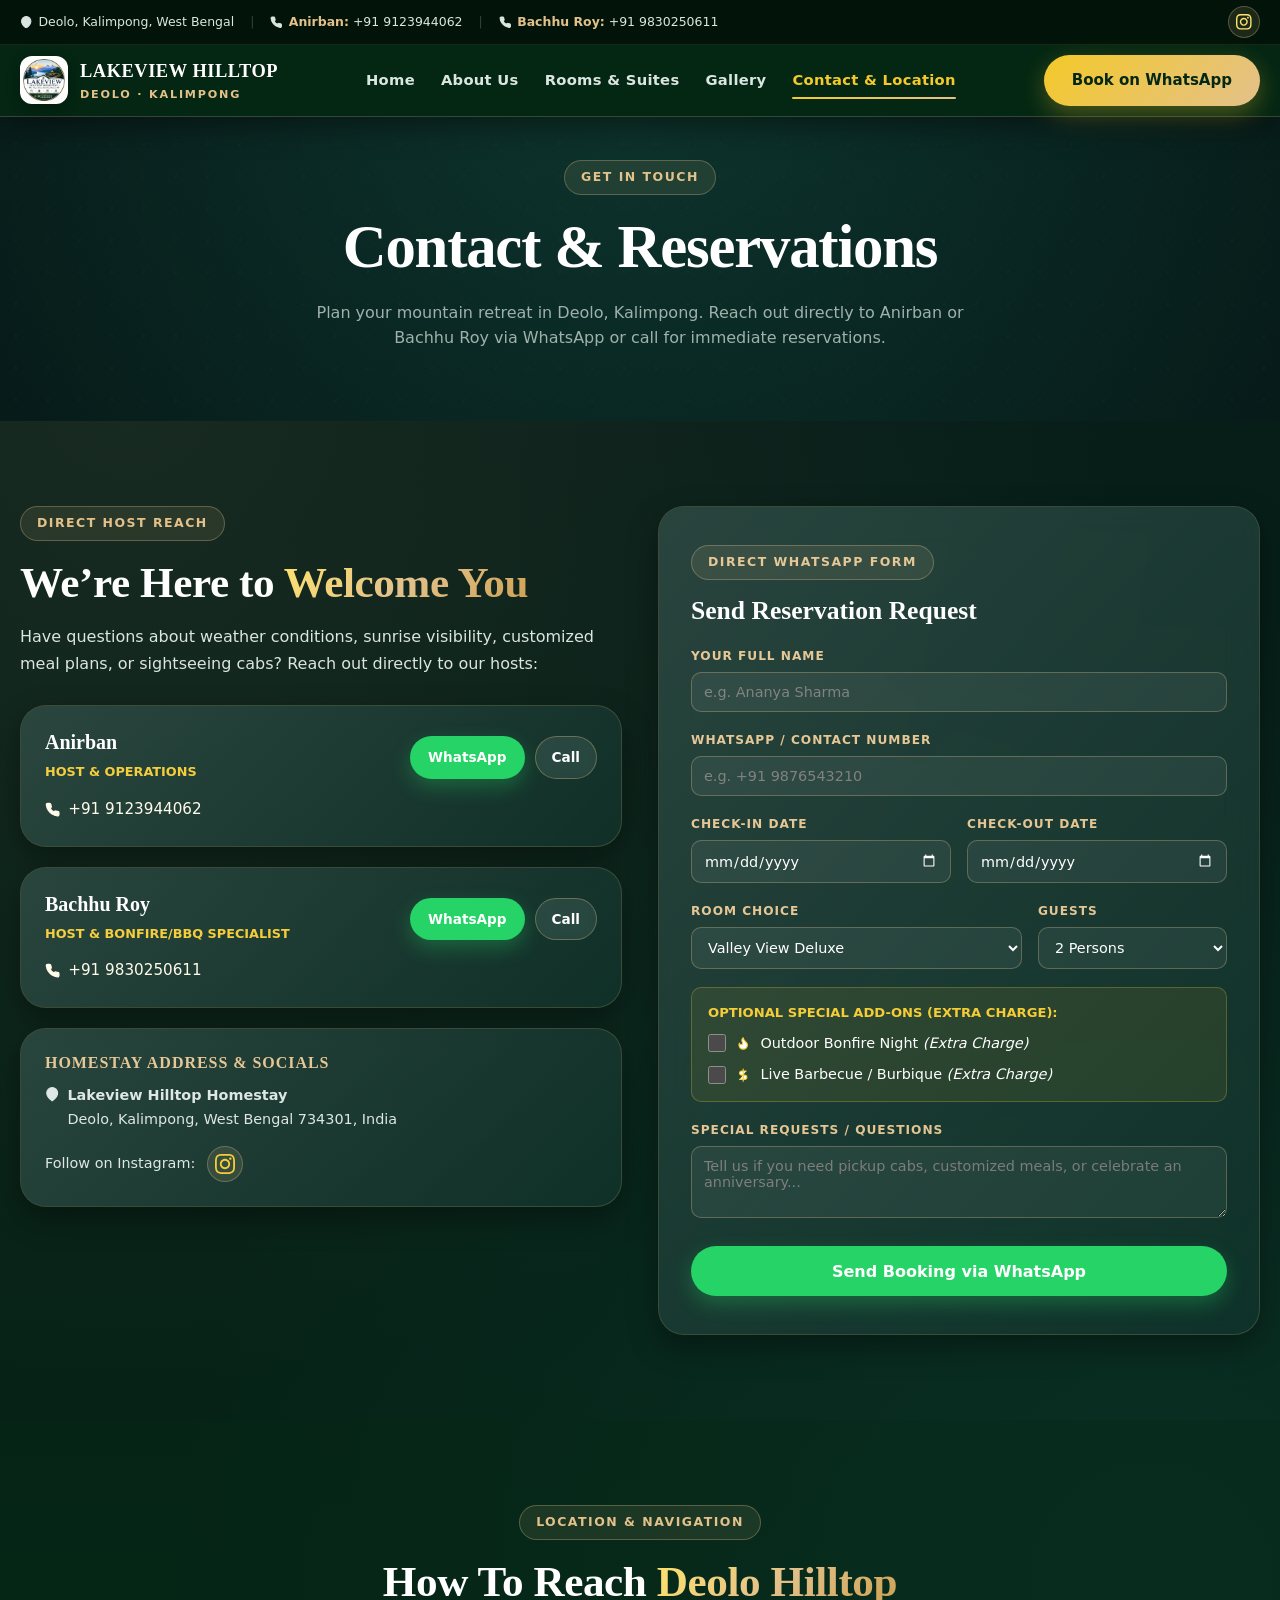
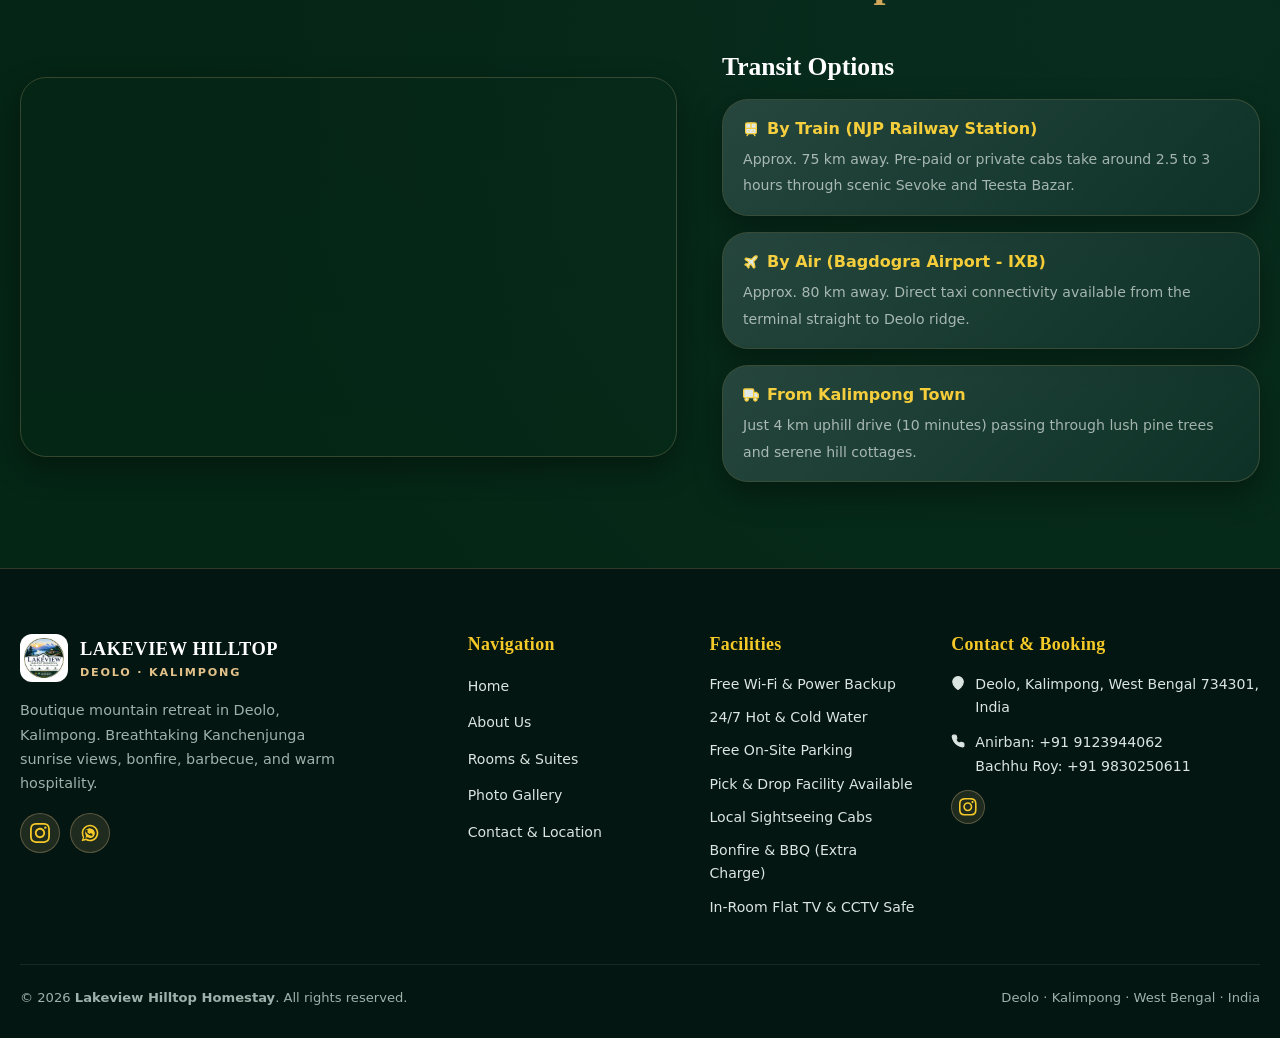
<file: contact.html>
<!DOCTYPE html>
<html lang="en">
<head>
  <meta charset="UTF-8">
  <meta name="viewport" content="width=device-width, initial-scale=1.0">
  <title>Contact & Booking | Lakeview Hilltop Homestay, Deolo Kalimpong</title>
  <meta name="description" content="Contact Lakeview Hilltop Homestay in Deolo, Kalimpong. Direct phone & WhatsApp booking with hosts Anirban (+91 9123944062) & Bachhu Roy (+91 9830250611). Directions, map, and inquiry.">
  <meta name="keywords" content="Contact Lakeview Hilltop Homestay, Kalimpong homestay booking number, Anirban Kalimpong contact, Bachhu Roy Kalimpong, Deolo homestay phone number, Kalimpong resort reservation">
  <meta name="author" content="Lakeview Hilltop Homestay">
  <meta name="robots" content="index, follow, max-image-preview:large, max-snippet:-1, max-video-preview:-1">
  <meta name="googlebot" content="index, follow, max-snippet:-1, max-image-preview:large, max-video-preview:-1">
  <meta name="bingbot" content="index, follow, max-snippet:-1, max-image-preview:large">
  <meta name="theme-color" content="#071b19">
  <meta name="format-detection" content="telephone=no">
  <link rel="canonical" href="https://lakeviewhilltophomestay.com/contact.html">

  <!-- Industry Standard Security Meta -->
  <meta http-equiv="X-Content-Type-Options" content="nosniff">
  <meta http-equiv="Content-Security-Policy" content="default-src 'self'; script-src 'self' 'unsafe-inline'; style-src 'self' 'unsafe-inline' https://fonts.googleapis.com; font-src 'self' https://fonts.gstatic.com data:; img-src 'self' data: https:; frame-src 'self' https://www.google.com https://maps.google.com; connect-src 'self'; base-uri 'self'; form-action 'self' https://wa.me;">
  <meta name="referrer" content="strict-origin-when-cross-origin">

  <!-- Geo & Local SEO Meta -->
  <meta name="geo.region" content="IN-WB">
  <meta name="geo.placename" content="Deolo, Kalimpong">
  <meta name="geo.position" content="27.0867;88.5025">
  <meta name="ICBM" content="27.0867, 88.5025">

  <!-- Open Graph -->
  <meta property="og:site_name" content="Lakeview Hilltop Homestay">
  <meta property="og:locale" content="en_IN">
  <meta property="og:type" content="website">
  <meta property="og:url" content="https://lakeviewhilltophomestay.com/contact.html">
  <meta property="og:title" content="Contact & Booking | Lakeview Hilltop Homestay, Deolo Kalimpong">
  <meta property="og:description" content="Get in touch with hosts Anirban (+91 9123944062) & Bachhu Roy (+91 9830250611) for room bookings, station pick-up, and customized Kalimpong sightseeing tours.">
  <meta property="og:image" content="https://lakeviewhilltophomestay.com/thumbnail.jpeg">
  <meta property="og:image:secure_url" content="https://lakeviewhilltophomestay.com/thumbnail.jpeg">
  <meta property="og:image:width" content="1200">
  <meta property="og:image:height" content="675">
  <meta property="og:image:alt" content="Contact Lakeview Hilltop Homestay in Deolo Kalimpong">

  <!-- Twitter Card -->
  <meta name="twitter:card" content="summary_large_image">
  <meta name="twitter:title" content="Contact & Booking | Lakeview Hilltop Homestay, Deolo Kalimpong">
  <meta name="twitter:description" content="Direct booking and host contact for Lakeview Hilltop Homestay in Deolo, Kalimpong. Instant WhatsApp response.">
  <meta name="twitter:image" content="https://lakeviewhilltophomestay.com/thumbnail.jpeg">

  <!-- Favicon & Manifest -->
  <link rel="icon" type="image/png" href="./assets/logo-web-BcUr0Y2U.png">
  <link rel="apple-touch-icon" href="./assets/logo-web-BcUr0Y2U.png">
  <link rel="manifest" href="./assets/site-Dvi9AFsn.webmanifest">

  <!-- Preconnects -->
  <link rel="preconnect" href="https://fonts.googleapis.com">
  <link rel="preconnect" href="https://fonts.gstatic.com" crossorigin>

  <!-- Schema.org JSON-LD -->
  <script type="application/ld+json">
  {
    "@context": "https://schema.org",
    "@graph": [
      {
        "@type": "BreadcrumbList",
        "itemListElement": [
          {
            "@type": "ListItem",
            "position": 1,
            "name": "Home",
            "item": "https://lakeviewhilltophomestay.com/"
          },
          {
            "@type": "ListItem",
            "position": 2,
            "name": "Contact & Booking",
            "item": "https://lakeviewhilltophomestay.com/contact.html"
          }
        ]
      },
      {
        "@type": "ContactPage",
        "@id": "https://lakeviewhilltophomestay.com/contact.html#webpage",
        "url": "https://lakeviewhilltophomestay.com/contact.html",
        "name": "Contact & Booking at Lakeview Hilltop Homestay",
        "description": "Direct contact details and reservation inquiry form for Lakeview Hilltop Homestay in Deolo, Kalimpong.",
        "isPartOf": {
          "@type": "WebSite",
          "url": "https://lakeviewhilltophomestay.com/",
          "name": "Lakeview Hilltop Homestay"
        },
        "mainEntity": {
          "@type": "LodgingBusiness",
          "name": "Lakeview Hilltop Homestay",
          "url": "https://lakeviewhilltophomestay.com/",
          "telephone": ["+919123944062", "+919830250611"],
          "address": {
            "@type": "PostalAddress",
            "streetAddress": "Deolo Hill",
            "addressLocality": "Kalimpong",
            "addressRegion": "West Bengal",
            "postalCode": "734301",
            "addressCountry": "IN"
          },
          "contactPoint": [
            {
              "@type": "ContactPoint",
              "telephone": "+919123944062",
              "contactType": "reservations",
              "areaServed": "IN",
              "availableLanguage": ["English", "Hindi", "Bengali", "Nepali"]
            },
            {
              "@type": "ContactPoint",
              "telephone": "+919830250611",
              "contactType": "customer service",
              "areaServed": "IN",
              "availableLanguage": ["English", "Hindi", "Bengali", "Nepali"]
            }
          ]
        }
      }
    ]
  }
  </script>
  <script type="module" crossorigin src="./assets/main-B74EC59Y.js"></script>
  <link rel="stylesheet" crossorigin href="./assets/main-Bti_RIMI.css">
</head>
<body>

  <!-- Site Header with Topbar -->
  <header class="site-header">
    <!-- Top Utility Bar (Contacts & Socials) -->
    <div class="topbar-strip">
      <div class="container topbar-inner">
        <div class="topbar-left">
          <span class="topbar-item">
            <svg class="svg-icon-sm" viewBox="0 0 24 24" fill="none" stroke="currentColor" stroke-width="2" stroke-linecap="round" stroke-linejoin="round" aria-hidden="true"><path d="M21 10c0 7-9 13-9 13s-9-6-9-13a9 9 0 0 1 18 0z"/><circle cx="12" cy="10" r="3"/></svg>
            <span>Deolo, Kalimpong, West Bengal</span>
          </span>
          <span class="topbar-divider">|</span>
          <a href="tel:+919123944062" class="topbar-item">
            <svg class="svg-icon-sm" viewBox="0 0 24 24" fill="none" stroke="currentColor" stroke-width="2" stroke-linecap="round" stroke-linejoin="round" aria-hidden="true"><path d="M22 16.92v3a2 2 0 0 1-2.18 2 19.79 19.79 0 0 1-8.63-3.07 19.5 19.5 0 0 1-6-6 19.79 19.79 0 0 1-3.07-8.67A2 2 0 0 1 4.11 2h3a2 2 0 0 1 2 1.72 12.84 12.84 0 0 0 .7 2.81 2 2 0 0 1-.45 2.11L8.09 9.91a16 16 0 0 0 6 6l1.27-1.27a2 2 0 0 1 2.11-.45 12.84 12.84 0 0 0 2.81.7A2 2 0 0 1 22 16.92z"/></svg>
            <span><strong>Anirban:</strong> +91 9123944062</span>
          </a>
          <span class="topbar-divider">|</span>
          <a href="tel:+919830250611" class="topbar-item">
            <svg class="svg-icon-sm" viewBox="0 0 24 24" fill="none" stroke="currentColor" stroke-width="2" stroke-linecap="round" stroke-linejoin="round" aria-hidden="true"><path d="M22 16.92v3a2 2 0 0 1-2.18 2 19.79 19.79 0 0 1-8.63-3.07 19.5 19.5 0 0 1-6-6 19.79 19.79 0 0 1-3.07-8.67A2 2 0 0 1 4.11 2h3a2 2 0 0 1 2 1.72 12.84 12.84 0 0 0 .7 2.81 2 2 0 0 1-.45 2.11L8.09 9.91a16 16 0 0 0 6 6l1.27-1.27a2 2 0 0 1 2.11-.45 12.84 12.84 0 0 0 2.81.7A2 2 0 0 1 22 16.92z"/></svg>
            <span><strong>Bachhu Roy:</strong> +91 9830250611</span>
          </a>
        </div>
        <div class="topbar-right">
          <a href="https://www.instagram.com/lakeviewhilltophomestay/" target="_blank" rel="noopener noreferrer" class="topbar-insta-btn" aria-label="Instagram">
            <svg class="svg-icon" viewBox="0 0 24 24" fill="currentColor" aria-hidden="true"><path d="M12 2.163c3.204 0 3.584.012 4.85.07 3.252.148 4.771 1.691 4.919 4.919.058 1.265.069 1.645.069 4.849 0 3.205-.012 3.584-.069 4.849-.149 3.225-1.664 4.771-4.919 4.919-1.266.058-1.644.07-4.85.07-3.204 0-3.584-.012-4.849-.07-3.26-.149-4.771-1.699-4.919-4.92-.058-1.265-.07-1.644-.07-4.849 0-3.204.013-3.583.07-4.849.149-3.227 1.664-4.771 4.919-4.919 1.266-.057 1.645-.069 4.849-.069zm0-2.163c-3.259 0-3.667.014-4.947.072-4.358.2-6.78 2.618-6.98 6.98-.059 1.281-.073 1.689-.073 4.948 0 3.259.014 3.668.072 4.948.2 4.358 2.618 6.78 6.98 6.98 1.281.058 1.689.072 4.948.072 3.259 0 3.668-.014 4.948-.072 4.354-.2 6.782-2.618 6.979-6.98.059-1.28.073-1.689.073-4.948 0-3.259-.014-3.667-.072-4.947-.196-4.354-2.617-6.78-6.979-6.98-1.281-.059-1.69-.073-4.949-.073zm0 5.838c-3.403 0-6.162 2.759-6.162 6.162s2.759 6.163 6.162 6.163 6.162-2.759 6.162-6.163c0-3.403-2.759-6.162-6.162-6.162zm0 10.162c-2.209 0-4-1.79-4-4 0-2.209 1.791-4 4-4s4 1.791 4 4c0 2.21-1.791 4-4 4zm6.406-11.845c-.796 0-1.441.645-1.441 1.44s.645 1.44 1.441 1.44c.795 0 1.439-.645 1.439-1.44s-.644-1.44-1.439-1.44z"/></svg>
          </a>
        </div>
      </div>
    </div>

    <div class="main-nav-strip">
      <div class="container nav-container">
        <a href="index.html" class="nav-brand">
          <img src="./assets/logo-web-BcUr0Y2U.png" alt="Lakeview Hilltop Homestay Logo" class="nav-logo-img" width="48" height="48">
          <div class="nav-brand-text">
            <span class="nav-brand-title">LAKEVIEW HILLTOP</span>
            <span class="nav-brand-sub">Deolo · Kalimpong</span>
          </div>
        </a>

        <nav class="nav-menu-desktop" aria-label="Main Navigation">
          <a href="index.html" class="nav-link">Home</a>
          <a href="about.html" class="nav-link">About Us</a>
          <a href="rooms.html" class="nav-link">Rooms & Suites</a>
          <a href="gallery.html" class="nav-link">Gallery</a>
          <a href="contact.html" class="nav-link active">Contact & Location</a>
        </nav>

        <div class="nav-actions">
          <a href="https://wa.me/919123944062" target="_blank" rel="noopener noreferrer" class="btn btn-primary">
            <span>Book on WhatsApp</span>
          </a>
          <button class="nav-toggle-btn" aria-label="Toggle navigation menu">
            <span class="hamburger-bar"></span>
            <span class="hamburger-bar"></span>
            <span class="hamburger-bar"></span>
          </button>
        </div>
      </div>
    </div>
  </header>

  <!-- Fullscreen Animated Mobile Menu -->
  <div class="mobile-menu-overlay" aria-hidden="true">
    <div class="mobile-menu-header">
      <div class="nav-brand">
        <img src="./assets/logo-web-BcUr0Y2U.png" alt="Lakeview Hilltop Logo" width="38" height="38" style="width: 38px; height: 38px; background: #fff; border-radius: 10px; padding: 2px; object-fit: contain;">
        <div class="nav-brand-text">
          <span class="nav-brand-title" style="font-size: 1rem;">LAKEVIEW HILLTOP</span>
          <span class="nav-brand-sub" style="font-size: 0.62rem;">Deolo · Kalimpong</span>
        </div>
      </div>
      <button class="mobile-close-btn" aria-label="Close navigation menu">&times;</button>
    </div>

    <nav class="mobile-menu-links">
      <div class="mobile-menu-item"><a href="index.html" class="mobile-nav-link"><span>Home</span><span class="num">01</span></a></div>
      <div class="mobile-menu-item"><a href="about.html" class="mobile-nav-link"><span>About Us</span><span class="num">02</span></a></div>
      <div class="mobile-menu-item"><a href="rooms.html" class="mobile-nav-link"><span>Rooms & Suites</span><span class="num">03</span></a></div>
      <div class="mobile-menu-item"><a href="gallery.html" class="mobile-nav-link"><span>Photo Gallery</span><span class="num">04</span></a></div>
      <div class="mobile-menu-item"><a href="contact.html" class="mobile-nav-link active"><span>Contact & Booking</span><span class="num">05</span></a></div>
    </nav>

    <div class="mobile-menu-footer">
      <div style="font-size: 0.74rem; text-transform: uppercase; letter-spacing: 0.12em; color: var(--gold-bright); font-weight: 700;">Direct Host Contacts</div>
      <div class="mobile-contacts-row">
        <a href="tel:+919123944062" class="mobile-contact-pill">
          <svg class="svg-icon-sm" viewBox="0 0 24 24" fill="none" stroke="currentColor" stroke-width="2" stroke-linecap="round" stroke-linejoin="round" aria-hidden="true"><path d="M22 16.92v3a2 2 0 0 1-2.18 2 19.79 19.79 0 0 1-8.63-3.07 19.5 19.5 0 0 1-6-6 19.79 19.79 0 0 1-3.07-8.67A2 2 0 0 1 4.11 2h3a2 2 0 0 1 2 1.72 12.84 12.84 0 0 0 .7 2.81 2 2 0 0 1-.45 2.11L8.09 9.91a16 16 0 0 0 6 6l1.27-1.27a2 2 0 0 1 2.11-.45 12.84 12.84 0 0 0 2.81.7A2 2 0 0 1 22 16.92z"/></svg>
          <span>Anirban</span>
        </a>
        <a href="tel:+919830250611" class="mobile-contact-pill">
          <svg class="svg-icon-sm" viewBox="0 0 24 24" fill="none" stroke="currentColor" stroke-width="2" stroke-linecap="round" stroke-linejoin="round" aria-hidden="true"><path d="M22 16.92v3a2 2 0 0 1-2.18 2 19.79 19.79 0 0 1-8.63-3.07 19.5 19.5 0 0 1-6-6 19.79 19.79 0 0 1-3.07-8.67A2 2 0 0 1 4.11 2h3a2 2 0 0 1 2 1.72 12.84 12.84 0 0 0 .7 2.81 2 2 0 0 1-.45 2.11L8.09 9.91a16 16 0 0 0 6 6l1.27-1.27a2 2 0 0 1 2.11-.45 12.84 12.84 0 0 0 2.81.7A2 2 0 0 1 22 16.92z"/></svg>
          <span>Bachhu Roy</span>
        </a>
        <a href="https://www.instagram.com/lakeviewhilltophomestay/" target="_blank" rel="noopener noreferrer" class="mobile-insta-icon-btn" aria-label="Instagram">
          <svg class="svg-icon-sm" viewBox="0 0 24 24" fill="currentColor" aria-hidden="true"><path d="M12 2.163c3.204 0 3.584.012 4.85.07 3.252.148 4.771 1.691 4.919 4.919.058 1.265.069 1.645.069 4.849 0 3.205-.012 3.584-.069 4.849-.149 3.225-1.664 4.771-4.919 4.919-1.266.058-1.644.07-4.85.07-3.204 0-3.584-.012-4.849-.07-3.26-.149-4.771-1.699-4.919-4.92-.058-1.265-.07-1.644-.07-4.849 0-3.204.013-3.583.07-4.849.149-3.227 1.664-4.771 4.919-4.919 1.266-.057 1.645-.069 4.849-.069zm0-2.163c-3.259 0-3.667.014-4.947.072-4.358.2-6.78 2.618-6.98 6.98-.059 1.281-.073 1.689-.073 4.948 0 3.259.014 3.668.072 4.948.2 4.358 2.618 6.78 6.98 6.98 1.281.058 1.689.072 4.948.072 3.259 0 3.668-.014 4.948-.072 4.354-.2 6.782-2.618 6.979-6.98.059-1.28.073-1.689.073-4.948 0-3.259-.014-3.667-.072-4.947-.196-4.354-2.617-6.78-6.979-6.98-1.281-.059-1.69-.073-4.949-.073zm0 5.838c-3.403 0-6.162 2.759-6.162 6.162s2.759 6.163 6.162 6.163 6.162-2.759 6.162-6.163c0-3.403-2.759-6.162-6.162-6.162zm0 10.162c-2.209 0-4-1.79-4-4 0-2.209 1.791-4 4-4s4 1.791 4 4c0 2.21-1.791 4-4 4zm6.406-11.845c-.796 0-1.441.645-1.441 1.44s.645 1.44 1.441 1.44c.795 0 1.439-.645 1.439-1.44s-.644-1.44-1.439-1.44z"/></svg>
        </a>
      </div>
    </div>
  </div>

  <main>
    <!-- Subpage Hero Banner -->
    <section class="subpage-hero">
      <div class="container" data-3d-reveal>
        <span class="section-tag">Get In Touch</span>
        <h1>Contact & <span class="gold-text">Reservations</span></h1>
        <p class="section-subtitle" style="margin: 16px auto 0; max-width: 680px;">
          Plan your mountain retreat in Deolo, Kalimpong. Reach out directly to Anirban or Bachhu Roy via WhatsApp or call for immediate reservations.
        </p>
      </div>
    </section>

    <!-- Host Cards & Form Section -->
    <section class="section-padding">
      <div class="container">
        <div class="contact-card-grid">
          <!-- Left: Contact Cards & Info -->
          <div data-3d-reveal="left">
            <span class="section-tag">Direct Host Reach</span>
            <h2 class="section-title">We’re Here to <span class="gold-text">Welcome You</span></h2>
            <p style="margin-bottom: 28px;">
              Have questions about weather conditions, sunrise visibility, customized meal plans, or sightseeing cabs? Reach out directly to our hosts:
            </p>

            <!-- Anirban Card -->
            <div class="glass-panel" style="padding: 24px; margin-bottom: 20px;">
              <div style="display: flex; align-items: center; justify-content: space-between; flex-wrap: wrap; gap: 12px;">
                <div>
                  <h3 style="font-size: 1.25rem; color: #fff; margin-bottom: 4px;">Anirban</h3>
                  <span style="font-size: 0.8rem; color: var(--gold-bright); font-weight: 700; text-transform: uppercase;">Host & Operations</span>
                </div>
                <div style="display: flex; gap: 10px;">
                  <a href="https://wa.me/919123944062" target="_blank" rel="noopener noreferrer" class="btn btn-whatsapp" style="padding: 9px 18px; font-size: 0.85rem;">
                    <span>WhatsApp</span>
                  </a>
                  <a href="tel:+919123944062" class="btn btn-secondary" style="padding: 9px 16px; font-size: 0.85rem;">
                    <span>Call</span>
                  </a>
                </div>
              </div>
              <div style="margin-top: 12px; font-size: 0.95rem; color: var(--cream-100); display: flex; align-items: center; gap: 8px;">
                <svg class="svg-icon-sm" viewBox="0 0 24 24" fill="none" stroke="currentColor" stroke-width="2" stroke-linecap="round" stroke-linejoin="round" aria-hidden="true"><path d="M22 16.92v3a2 2 0 0 1-2.18 2 19.79 19.79 0 0 1-8.63-3.07 19.5 19.5 0 0 1-6-6 19.79 19.79 0 0 1-3.07-8.67A2 2 0 0 1 4.11 2h3a2 2 0 0 1 2 1.72 12.84 12.84 0 0 0 .7 2.81 2 2 0 0 1-.45 2.11L8.09 9.91a16 16 0 0 0 6 6l1.27-1.27a2 2 0 0 1 2.11-.45 12.84 12.84 0 0 0 2.81.7A2 2 0 0 1 22 16.92z"/></svg>
                <span>+91 9123944062</span>
              </div>
            </div>

            <!-- Bachhu Roy Card -->
            <div class="glass-panel" style="padding: 24px; margin-bottom: 20px;">
              <div style="display: flex; align-items: center; justify-content: space-between; flex-wrap: wrap; gap: 12px;">
                <div>
                  <h3 style="font-size: 1.25rem; color: #fff; margin-bottom: 4px;">Bachhu Roy</h3>
                  <span style="font-size: 0.8rem; color: var(--gold-bright); font-weight: 700; text-transform: uppercase;">Host & Bonfire/BBQ Specialist</span>
                </div>
                <div style="display: flex; gap: 10px;">
                  <a href="https://wa.me/919830250611" target="_blank" rel="noopener noreferrer" class="btn btn-whatsapp" style="padding: 9px 18px; font-size: 0.85rem;">
                    <span>WhatsApp</span>
                  </a>
                  <a href="tel:+919830250611" class="btn btn-secondary" style="padding: 9px 16px; font-size: 0.85rem;">
                    <span>Call</span>
                  </a>
                </div>
              </div>
              <div style="margin-top: 12px; font-size: 0.95rem; color: var(--cream-100); display: flex; align-items: center; gap: 8px;">
                <svg class="svg-icon-sm" viewBox="0 0 24 24" fill="none" stroke="currentColor" stroke-width="2" stroke-linecap="round" stroke-linejoin="round" aria-hidden="true"><path d="M22 16.92v3a2 2 0 0 1-2.18 2 19.79 19.79 0 0 1-8.63-3.07 19.5 19.5 0 0 1-6-6 19.79 19.79 0 0 1-3.07-8.67A2 2 0 0 1 4.11 2h3a2 2 0 0 1 2 1.72 12.84 12.84 0 0 0 .7 2.81 2 2 0 0 1-.45 2.11L8.09 9.91a16 16 0 0 0 6 6l1.27-1.27a2 2 0 0 1 2.11-.45 12.84 12.84 0 0 0 2.81.7A2 2 0 0 1 22 16.92z"/></svg>
                <span>+91 9830250611</span>
              </div>
            </div>

            <!-- Property Location Details -->
            <div class="glass-panel" style="padding: 24px;">
              <h4 style="color: var(--gold-primary); margin-bottom: 12px; font-size: 1rem; text-transform: uppercase; letter-spacing: 0.06em;">Homestay Address & Socials</h4>
              <p style="font-size: 0.9rem; color: var(--text-body); margin-bottom: 12px; display: flex; align-items: flex-start; gap: 8px;">
                <svg class="svg-icon-sm" viewBox="0 0 24 24" fill="none" stroke="currentColor" stroke-width="2" stroke-linecap="round" stroke-linejoin="round" aria-hidden="true" style="margin-top: 3px;"><path d="M21 10c0 7-9 13-9 13s-9-6-9-13a9 9 0 0 1 18 0z"/><circle cx="12" cy="10" r="3"/></svg>
                <span><strong>Lakeview Hilltop Homestay</strong><br>Deolo, Kalimpong, West Bengal 734301, India</span>
              </p>
              <div style="display: flex; align-items: center; gap: 12px; margin-top: 14px;">
                <span style="font-size: 0.9rem; color: var(--text-body);">Follow on Instagram:</span>
                <a href="https://www.instagram.com/lakeviewhilltophomestay/" target="_blank" rel="noopener noreferrer" class="social-circle-btn" style="width: 36px; height: 36px;" aria-label="Instagram">
                  <svg class="svg-icon" viewBox="0 0 24 24" fill="currentColor"><path d="M12 2.163c3.204 0 3.584.012 4.85.07 3.252.148 4.771 1.691 4.919 4.919.058 1.265.069 1.645.069 4.849 0 3.205-.012 3.584-.069 4.849-.149 3.225-1.664 4.771-4.919 4.919-1.266.058-1.644.07-4.85.07-3.204 0-3.584-.012-4.849-.07-3.26-.149-4.771-1.699-4.919-4.92-.058-1.265-.07-1.644-.07-4.849 0-3.204.013-3.583.07-4.849.149-3.227 1.664-4.771 4.919-4.919 1.266-.057 1.645-.069 4.849-.069zm0-2.163c-3.259 0-3.667.014-4.947.072-4.358.2-6.78 2.618-6.98 6.98-.059 1.281-.073 1.689-.073 4.948 0 3.259.014 3.668.072 4.948.2 4.358 2.618 6.78 6.98 6.98 1.281.058 1.689.072 4.948.072 3.259 0 3.668-.014 4.948-.072 4.354-.2 6.782-2.618 6.979-6.98.059-1.28.073-1.689.073-4.948 0-3.259-.014-3.667-.072-4.947-.196-4.354-2.617-6.78-6.979-6.98-1.281-.059-1.69-.073-4.949-.073zm0 5.838c-3.403 0-6.162 2.759-6.162 6.162s2.759 6.163 6.162 6.163 6.162-2.759 6.162-6.163c0-3.403-2.759-6.162-6.162-6.162zm0 10.162c-2.209 0-4-1.79-4-4 0-2.209 1.791-4 4-4s4 1.791 4 4c0 2.21-1.791 4-4 4zm6.406-11.845c-.796 0-1.441.645-1.441 1.44s.645 1.44 1.441 1.44c.795 0 1.439-.645 1.439-1.44s-.644-1.44-1.439-1.44z"/></svg>
                </a>
              </div>
            </div>
          </div>

          <!-- Right: Interactive WhatsApp Booking Request Form -->
          <div class="glass-panel" style="padding: 38px 32px;" data-3d-reveal="right">
            <span class="section-tag">Direct WhatsApp Form</span>
            <h3 style="color: #fff; font-size: 1.6rem; margin-bottom: 20px;">Send Reservation Request</h3>
            <form id="detailed-inquiry-form" style="display: flex; flex-direction: column; gap: 18px;">
              <div class="form-field">
                <label for="form-name">Your Full Name</label>
                <input type="text" id="form-name" class="form-input" placeholder="e.g. Ananya Sharma" required>
              </div>

              <div class="form-field">
                <label for="form-phone">WhatsApp / Contact Number</label>
                <input type="tel" id="form-phone" class="form-input" placeholder="e.g. +91 9876543210" required>
              </div>

              <div style="display: grid; grid-template-columns: 1fr 1fr; gap: 16px;">
                <div class="form-field">
                  <label for="form-checkin">Check-in Date</label>
                  <input type="date" id="form-checkin" class="form-input" required>
                </div>
                <div class="form-field">
                  <label for="form-checkout">Check-out Date</label>
                  <input type="date" id="form-checkout" class="form-input" required>
                </div>
              </div>

              <div style="display: grid; grid-template-columns: 1.4fr 0.8fr; gap: 16px;">
                <div class="form-field">
                  <label for="form-room">Room Choice</label>
                  <select id="form-room" class="form-select">
                    <option value="Kanchenjunga Valley View Deluxe">Valley View Deluxe</option>
                    <option value="Family Hillside Quad Suite">Family Quad Suite</option>
                    <option value="Pine Attic Balcony Room">Pine Attic Balcony</option>
                  </select>
                </div>
                <div class="form-field">
                  <label for="form-guests">Guests</label>
                  <select id="form-guests" class="form-select">
                    <option value="1">1 Person</option>
                    <option value="2" selected>2 Persons</option>
                    <option value="3">3 Persons</option>
                    <option value="4">4 Persons</option>
                    <option value="5+">5+ Persons</option>
                  </select>
                </div>
              </div>

              <!-- Add-ons with Extra Charge -->
              <div style="padding: 14px 16px; border-radius: var(--radius-sm); background: rgba(244, 201, 40, 0.08); border: 1px solid rgba(244, 201, 40, 0.25);">
                <div style="font-size: 0.82rem; font-weight: 700; color: var(--gold-bright); text-transform: uppercase; margin-bottom: 8px;">
                  Optional Special Add-ons (Extra Charge):
                </div>
                <div style="display: flex; flex-direction: column; gap: 8px;">
                  <label style="display: flex; align-items: center; gap: 10px; cursor: pointer; font-size: 0.9rem; color: #fff;">
                    <input type="checkbox" id="addon-bonfire" style="accent-color: var(--gold-bright); width: 18px; height: 18px;">
                    <svg class="svg-icon-sm" viewBox="0 0 24 24" fill="none" stroke="var(--gold-bright)" stroke-width="2" stroke-linecap="round" stroke-linejoin="round" aria-hidden="true"><path d="M8.5 14.5A2.5 2.5 0 0 0 11 12c0-1.38-.5-2-1-3-1.072-2.143-.224-4.054 2-6 .5 2.5 2 4.9 4 6.5 2 1.6 3 3.5 3 5.5a7 7 0 1 1-14 0c0-1.153.433-2.294 1-3a2.5 2.5 0 0 0 2.5 2.5z"/></svg>
                    <span>Outdoor Bonfire Night <em>(Extra Charge)</em></span>
                  </label>
                  <label style="display: flex; align-items: center; gap: 10px; cursor: pointer; font-size: 0.9rem; color: #fff;">
                    <input type="checkbox" id="addon-barbecue" style="accent-color: var(--gold-bright); width: 18px; height: 18px;">
                    <svg class="svg-icon-sm" viewBox="0 0 24 24" fill="none" stroke="var(--gold-bright)" stroke-width="2" stroke-linecap="round" stroke-linejoin="round" aria-hidden="true"><path d="M12 2v20M17 5H9.5a3.5 3.5 0 0 0 0 7h5a3.5 3.5 0 0 1 0 7H6"/></svg>
                    <span>Live Barbecue / Burbique <em>(Extra Charge)</em></span>
                  </label>
                </div>
              </div>

              <div class="form-field">
                <label for="form-notes">Special Requests / Questions</label>
                <textarea id="form-notes" class="form-input" rows="3" placeholder="Tell us if you need pickup cabs, customized meals, or celebrate an anniversary..."></textarea>
              </div>

              <button type="submit" class="btn btn-whatsapp" style="width: 100%; height: 50px; font-size: 1rem; margin-top: 10px;">
                <span>Send Booking via WhatsApp</span>
              </button>
            </form>
          </div>
        </div>
      </div>
    </section>

    <!-- Map & Directions Section -->
    <section class="section-padding" style="background: rgba(5, 40, 20, 0.35);">
      <div class="container">
        <div class="section-header" data-3d-reveal>
          <span class="section-tag">Location & Navigation</span>
          <h2 class="section-title">How To Reach <span class="gold-text">Deolo Hilltop</span></h2>
        </div>

        <div class="about-grid" style="align-items: center;">
          <div class="map-embed-frame card-3d" data-tilt data-3d-reveal="left">
            <iframe 
              src="https://www.google.com/maps/embed?pb=!1m18!1m12!1m3!1d14197.64376483489!2d88.48911048667503!3d27.085023995874744!2m3!1f0!2f0!3f0!3m2!1i1024!2i768!4f13.1!3m3!1m2!1s0x39e6a71e8ba87e0b%3A0xe546944e8bc4955b!2sDeolo%20Hill%2C%20Kalimpong%2C%20West%20Bengal!5e0!3m2!1sen!2sin!4v1710000000000!5m2!1sen!2sin" 
              title="Google Maps Location for Deolo Kalimpong" 
              loading="lazy" 
              referrerpolicy="no-referrer-when-downgrade"
              sandbox="allow-scripts allow-same-origin allow-popups">
            </iframe>
          </div>

          <div data-3d-reveal="right">
            <h3 style="color: #fff; margin-bottom: 16px;">Transit Options</h3>
            <ul style="display: flex; flex-direction: column; gap: 16px;">
              <li class="glass-panel" style="padding: 16px 20px;">
                <div style="display: flex; align-items: center; gap: 8px; margin-bottom: 4px;">
                  <svg class="svg-icon-sm" viewBox="0 0 24 24" fill="none" stroke="var(--gold-bright)" stroke-width="2" stroke-linecap="round" stroke-linejoin="round" aria-hidden="true"><rect x="4" y="3" width="16" height="16" rx="2"/><path d="M4 11h16M12 3v8M8 19l-2 3M16 19l2 3M9 15h.01M15 15h.01"/></svg>
                  <strong style="color: var(--gold-bright);">By Train (NJP Railway Station)</strong>
                </div>
                <span style="font-size: 0.88rem; color: var(--text-muted);">Approx. 75 km away. Pre-paid or private cabs take around 2.5 to 3 hours through scenic Sevoke and Teesta Bazar.</span>
              </li>
              <li class="glass-panel" style="padding: 16px 20px;">
                <div style="display: flex; align-items: center; gap: 8px; margin-bottom: 4px;">
                  <svg class="svg-icon-sm" viewBox="0 0 24 24" fill="none" stroke="var(--gold-bright)" stroke-width="2" stroke-linecap="round" stroke-linejoin="round" aria-hidden="true"><path d="M17.8 19.2 16 11l3.5-3.5C21 6 21.5 4 21 3c-1-.5-3 0-4.5 1.5L13 8 4.8 6.2c-.5-.1-.9.1-1.1.5l-.3.5c-.2.5-.1 1 .3 1.3L9 12l-2 3H4l-1 1 3 2 2 3 1-1v-3l3-2 3.5 5.3c.3.4.8.5 1.3.3l.5-.2c.4-.3.6-.7.5-1.2z"/></svg>
                  <strong style="color: var(--gold-bright);">By Air (Bagdogra Airport - IXB)</strong>
                </div>
                <span style="font-size: 0.88rem; color: var(--text-muted);">Approx. 80 km away. Direct taxi connectivity available from the terminal straight to Deolo ridge.</span>
              </li>
              <li class="glass-panel" style="padding: 16px 20px;">
                <div style="display: flex; align-items: center; gap: 8px; margin-bottom: 4px;">
                  <svg class="svg-icon-sm" viewBox="0 0 24 24" fill="none" stroke="var(--gold-bright)" stroke-width="2" stroke-linecap="round" stroke-linejoin="round" aria-hidden="true"><rect x="1" y="3" width="15" height="13" rx="2"/><polygon points="16 8 20 8 23 11 23 16 16 16 16 8"/><circle cx="5.5" cy="18.5" r="2.5"/><circle cx="18.5" cy="18.5" r="2.5"/></svg>
                  <strong style="color: var(--gold-bright);">From Kalimpong Town</strong>
                </div>
                <span style="font-size: 0.88rem; color: var(--text-muted);">Just 4 km uphill drive (10 minutes) passing through lush pine trees and serene hill cottages.</span>
              </li>
            </ul>
          </div>
        </div>
      </div>
    </section>
  </main>

  <!-- Luxury Footer -->
  <footer class="site-footer">
    <div class="container">
      <div class="footer-grid">
        <div class="footer-brand">
          <div class="nav-brand" style="margin-bottom: 16px;">
            <img src="./assets/logo-web-BcUr0Y2U.png" alt="Lakeview Hilltop Homestay" width="48" height="48" style="width: 48px; height: 48px; background: #fff; border-radius: 12px; padding: 4px; object-fit: contain;">
            <div class="nav-brand-text">
              <span class="nav-brand-title">LAKEVIEW HILLTOP</span>
              <span class="nav-brand-sub">Deolo · Kalimpong</span>
            </div>
          </div>
          <p>
            Boutique mountain retreat in Deolo, Kalimpong. Breathtaking Kanchenjunga sunrise views, bonfire, barbecue, and warm hospitality.
          </p>
          <div class="footer-social-links">
            <a href="https://www.instagram.com/lakeviewhilltophomestay/" target="_blank" rel="noopener noreferrer" class="social-circle-btn" aria-label="Instagram">
              <svg class="svg-icon" viewBox="0 0 24 24" fill="currentColor"><path d="M12 2.163c3.204 0 3.584.012 4.85.07 3.252.148 4.771 1.691 4.919 4.919.058 1.265.069 1.645.069 4.849 0 3.205-.012 3.584-.069 4.849-.149 3.225-1.664 4.771-4.919 4.919-1.266.058-1.644.07-4.85.07-3.204 0-3.584-.012-4.849-.07-3.26-.149-4.771-1.699-4.919-4.92-.058-1.265-.07-1.644-.07-4.849 0-3.204.013-3.583.07-4.849.149-3.227 1.664-4.771 4.919-4.919 1.266-.057 1.645-.069 4.849-.069zm0-2.163c-3.259 0-3.667.014-4.947.072-4.358.2-6.78 2.618-6.98 6.98-.059 1.281-.073 1.689-.073 4.948 0 3.259.014 3.668.072 4.948.2 4.358 2.618 6.78 6.98 6.98 1.281.058 1.689.072 4.948.072 3.259 0 3.668-.014 4.948-.072 4.354-.2 6.782-2.618 6.979-6.98.059-1.28.073-1.689.073-4.948 0-3.259-.014-3.667-.072-4.947-.196-4.354-2.617-6.78-6.979-6.98-1.281-.059-1.69-.073-4.949-.073zm0 5.838c-3.403 0-6.162 2.759-6.162 6.162s2.759 6.163 6.162 6.163 6.162-2.759 6.162-6.163c0-3.403-2.759-6.162-6.162-6.162zm0 10.162c-2.209 0-4-1.79-4-4 0-2.209 1.791-4 4-4s4 1.791 4 4c0 2.21-1.791 4-4 4zm6.406-11.845c-.796 0-1.441.645-1.441 1.44s.645 1.44 1.441 1.44c.795 0 1.439-.645 1.439-1.44s-.644-1.44-1.439-1.44z"/></svg>
            </a>
            <a href="https://wa.me/919123944062" target="_blank" rel="noopener noreferrer" class="social-circle-btn" aria-label="WhatsApp">
              <svg class="svg-icon" viewBox="0 0 24 24" fill="currentColor"><path d="M12.031 6.172c-3.181 0-5.767 2.586-5.768 5.766-.001 1.298.38 2.27 1.019 3.287l-.711 2.598 2.664-.698c.969.54 1.861.859 2.796.859 3.183 0 5.768-2.587 5.768-5.767 0-3.18-2.585-5.745-5.768-5.745zm3.377 8.204c-.149.42-1.026.79-1.428.82-.401.031-.925.132-3.155-.788-2.008-.828-3.275-2.884-3.375-3.018-.1-.133-.807-1.074-.807-2.049 0-.974.509-1.453.69-1.652.181-.199.395-.248.528-.248.132 0 .265.002.38.007.123.006.287-.046.45.344.167.398.572 1.394.622 1.496.05.102.083.222.016.355-.067.133-.1.216-.199.332-.099.116-.209.26-.298.349-.1.1-.205.209-.089.408.117.199.519.855 1.114 1.385.767.682 1.413.894 1.613.993.2.099.317.088.435-.049.118-.137.509-.593.645-.797.136-.204.272-.17.458-.102.186.068 1.182.557 1.385.659.203.102.338.153.388.238.05.085.05.495-.099.915z"/><path d="M12 2C6.477 2 2 6.477 2 12c0 1.891.526 3.662 1.442 5.178L2 22l4.963-1.398A9.956 9.956 0 0012 22c5.523 0 10-4.477 10-10S17.523 2 12 2zm0 18.056c-1.637 0-3.165-.487-4.444-1.328l-.319-.208-2.946.829.83-2.871-.227-.333A8.026 8.026 0 014 12c0-4.411 3.589-8 8-8s8 3.589 8 8-3.589 8.056-8 8.056z"/></svg>
            </a>
          </div>
        </div>

        <div>
          <h4 class="footer-col-title">Navigation</h4>
          <ul class="footer-links-list">
            <li><a href="index.html" class="footer-link">Home</a></li>
            <li><a href="about.html" class="footer-link">About Us</a></li>
            <li><a href="rooms.html" class="footer-link">Rooms & Suites</a></li>
            <li><a href="gallery.html" class="footer-link">Photo Gallery</a></li>
            <li><a href="contact.html" class="footer-link">Contact & Location</a></li>
          </ul>
        </div>

        <div>
          <h4 class="footer-col-title">Facilities</h4>
          <ul class="footer-links-list">
            <li class="footer-link">Free Wi-Fi & Power Backup</li>
            <li class="footer-link">24/7 Hot & Cold Water</li>
            <li class="footer-link">Free On-Site Parking</li>
            <li class="footer-link">Pick & Drop Facility Available</li>
            <li class="footer-link">Local Sightseeing Cabs</li>
            <li class="footer-link">Bonfire & BBQ (Extra Charge)</li>
            <li class="footer-link">In-Room Flat TV & CCTV Safe</li>
          </ul>
        </div>

        <div>
          <h4 class="footer-col-title">Contact & Booking</h4>
          <div class="footer-contact-item">
            <svg class="svg-icon-sm" viewBox="0 0 24 24" fill="none" stroke="currentColor" stroke-width="2" stroke-linecap="round" stroke-linejoin="round" aria-hidden="true" style="margin-top: 3px;"><path d="M21 10c0 7-9 13-9 13s-9-6-9-13a9 9 0 0 1 18 0z"/><circle cx="12" cy="10" r="3"/></svg>
            <span>Deolo, Kalimpong, West Bengal 734301, India</span>
          </div>
          <div class="footer-contact-item">
            <svg class="svg-icon-sm" viewBox="0 0 24 24" fill="none" stroke="currentColor" stroke-width="2" stroke-linecap="round" stroke-linejoin="round" aria-hidden="true" style="margin-top: 3px;"><path d="M22 16.92v3a2 2 0 0 1-2.18 2 19.79 19.79 0 0 1-8.63-3.07 19.5 19.5 0 0 1-6-6 19.79 19.79 0 0 1-3.07-8.67A2 2 0 0 1 4.11 2h3a2 2 0 0 1 2 1.72 12.84 12.84 0 0 0 .7 2.81 2 2 0 0 1-.45 2.11L8.09 9.91a16 16 0 0 0 6 6l1.27-1.27a2 2 0 0 1 2.11-.45 12.84 12.84 0 0 0 2.81.7A2 2 0 0 1 22 16.92z"/></svg>
            <div>
              <a href="tel:+919123944062" class="footer-link" style="display:block;">Anirban: +91 9123944062</a>
              <a href="tel:+919830250611" class="footer-link" style="display:block;">Bachhu Roy: +91 9830250611</a>
            </div>
          </div>
          <div class="footer-contact-item">
            <a href="https://www.instagram.com/lakeviewhilltophomestay/" target="_blank" rel="noopener noreferrer" class="social-circle-btn" style="width: 34px; height: 34px;" aria-label="Instagram">
              <svg class="svg-icon" viewBox="0 0 24 24" fill="currentColor"><path d="M12 2.163c3.204 0 3.584.012 4.85.07 3.252.148 4.771 1.691 4.919 4.919.058 1.265.069 1.645.069 4.849 0 3.205-.012 3.584-.069 4.849-.149 3.225-1.664 4.771-4.919 4.919-1.266.058-1.644.07-4.85.07-3.204 0-3.584-.012-4.849-.07-3.26-.149-4.771-1.699-4.919-4.92-.058-1.265-.07-1.644-.07-4.849 0-3.204.013-3.583.07-4.849.149-3.227 1.664-4.771 4.919-4.919 1.266-.057 1.645-.069 4.849-.069zm0-2.163c-3.259 0-3.667.014-4.947.072-4.358.2-6.78 2.618-6.98 6.98-.059 1.281-.073 1.689-.073 4.948 0 3.259.014 3.668.072 4.948.2 4.358 2.618 6.78 6.98 6.98 1.281.058 1.689.072 4.948.072 3.259 0 3.668-.014 4.948-.072 4.354-.2 6.782-2.618 6.979-6.98.059-1.28.073-1.689.073-4.948 0-3.259-.014-3.667-.072-4.947-.196-4.354-2.617-6.78-6.979-6.98-1.281-.059-1.69-.073-4.949-.073zm0 5.838c-3.403 0-6.162 2.759-6.162 6.162s2.759 6.163 6.162 6.163 6.162-2.759 6.162-6.163c0-3.403-2.759-6.162-6.162-6.162zm0 10.162c-2.209 0-4-1.79-4-4 0-2.209 1.791-4 4-4s4 1.791 4 4c0 2.21-1.791 4-4 4zm6.406-11.845c-.796 0-1.441.645-1.441 1.44s.645 1.44 1.441 1.44c.795 0 1.439-.645 1.439-1.44s-.644-1.44-1.439-1.44z"/></svg>
            </a>
          </div>
        </div>
      </div>

      <div class="footer-bottom">
        <div>© <span id="current-year">2026</span> <strong>Lakeview Hilltop Homestay</strong>. All rights reserved.</div>
        <div>Deolo · Kalimpong · West Bengal · India</div>
      </div>
    </div>
  </footer>

</body>
</html>
</file>
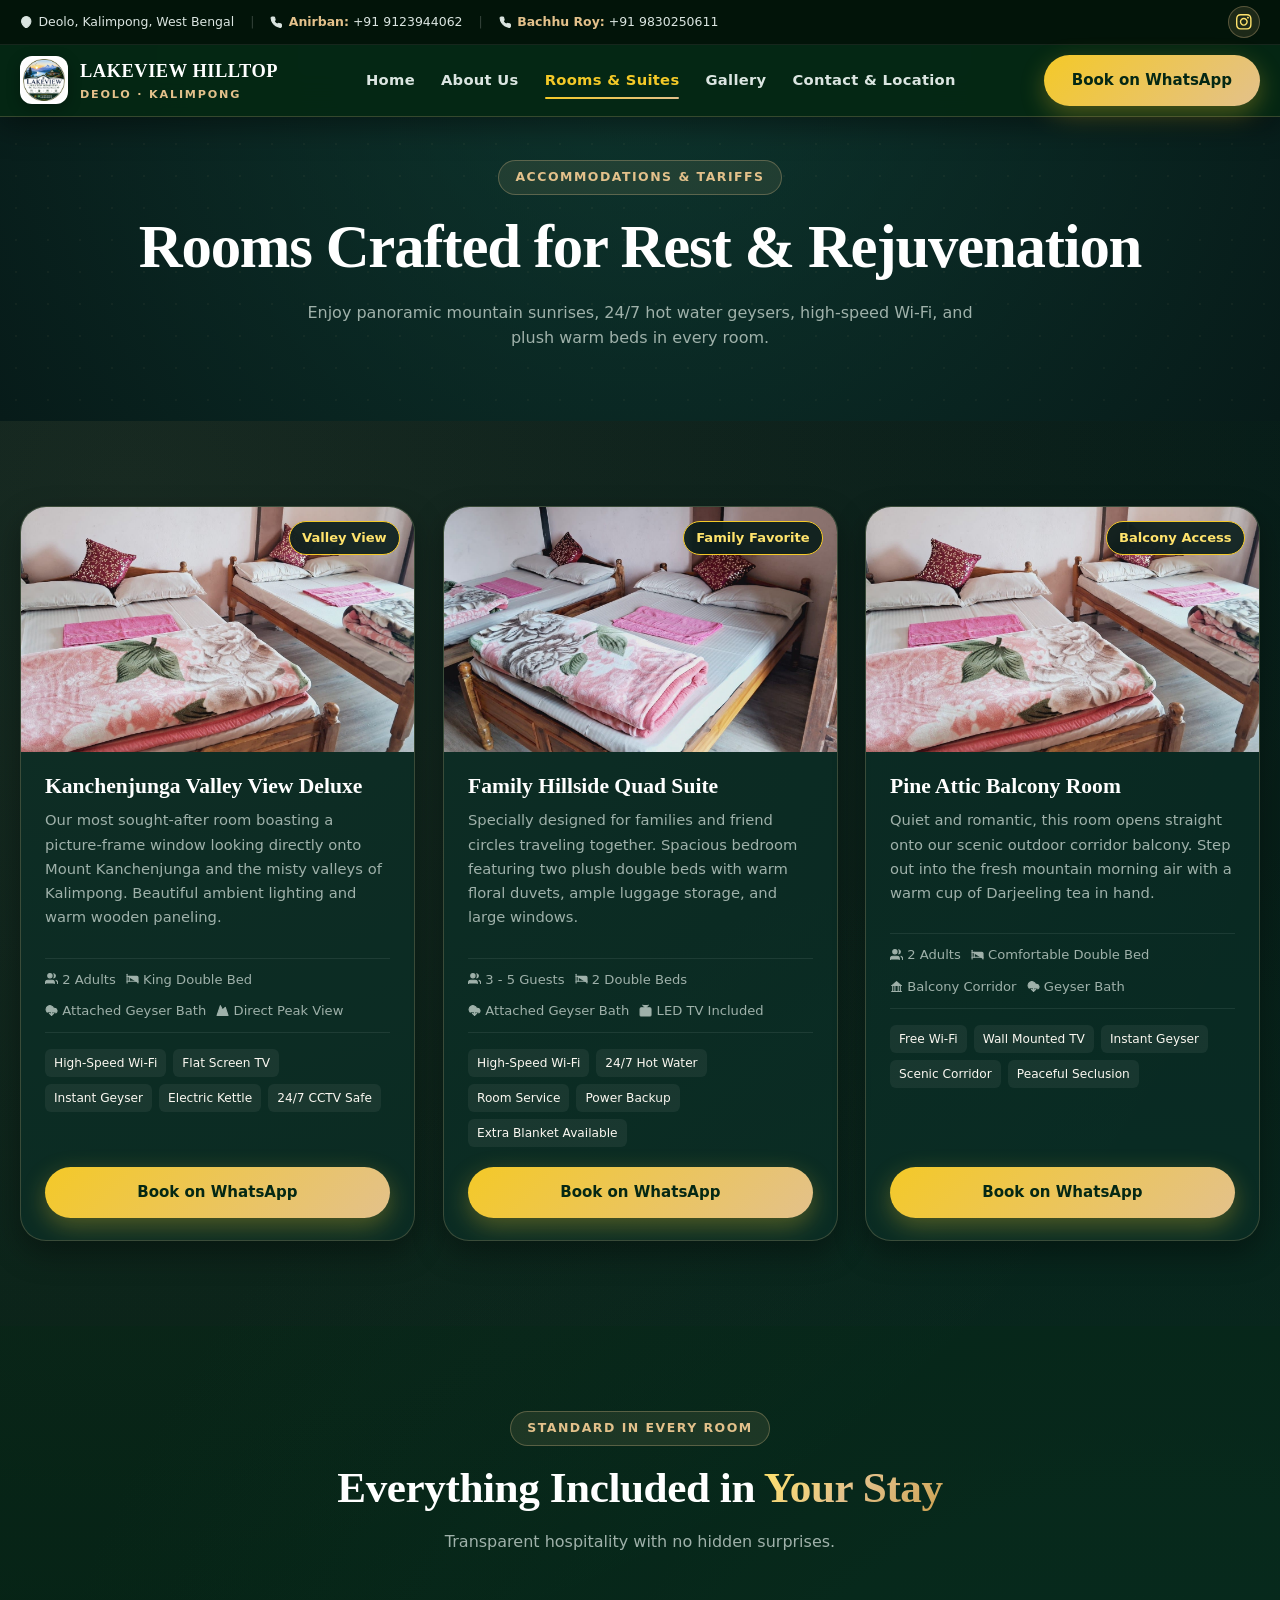
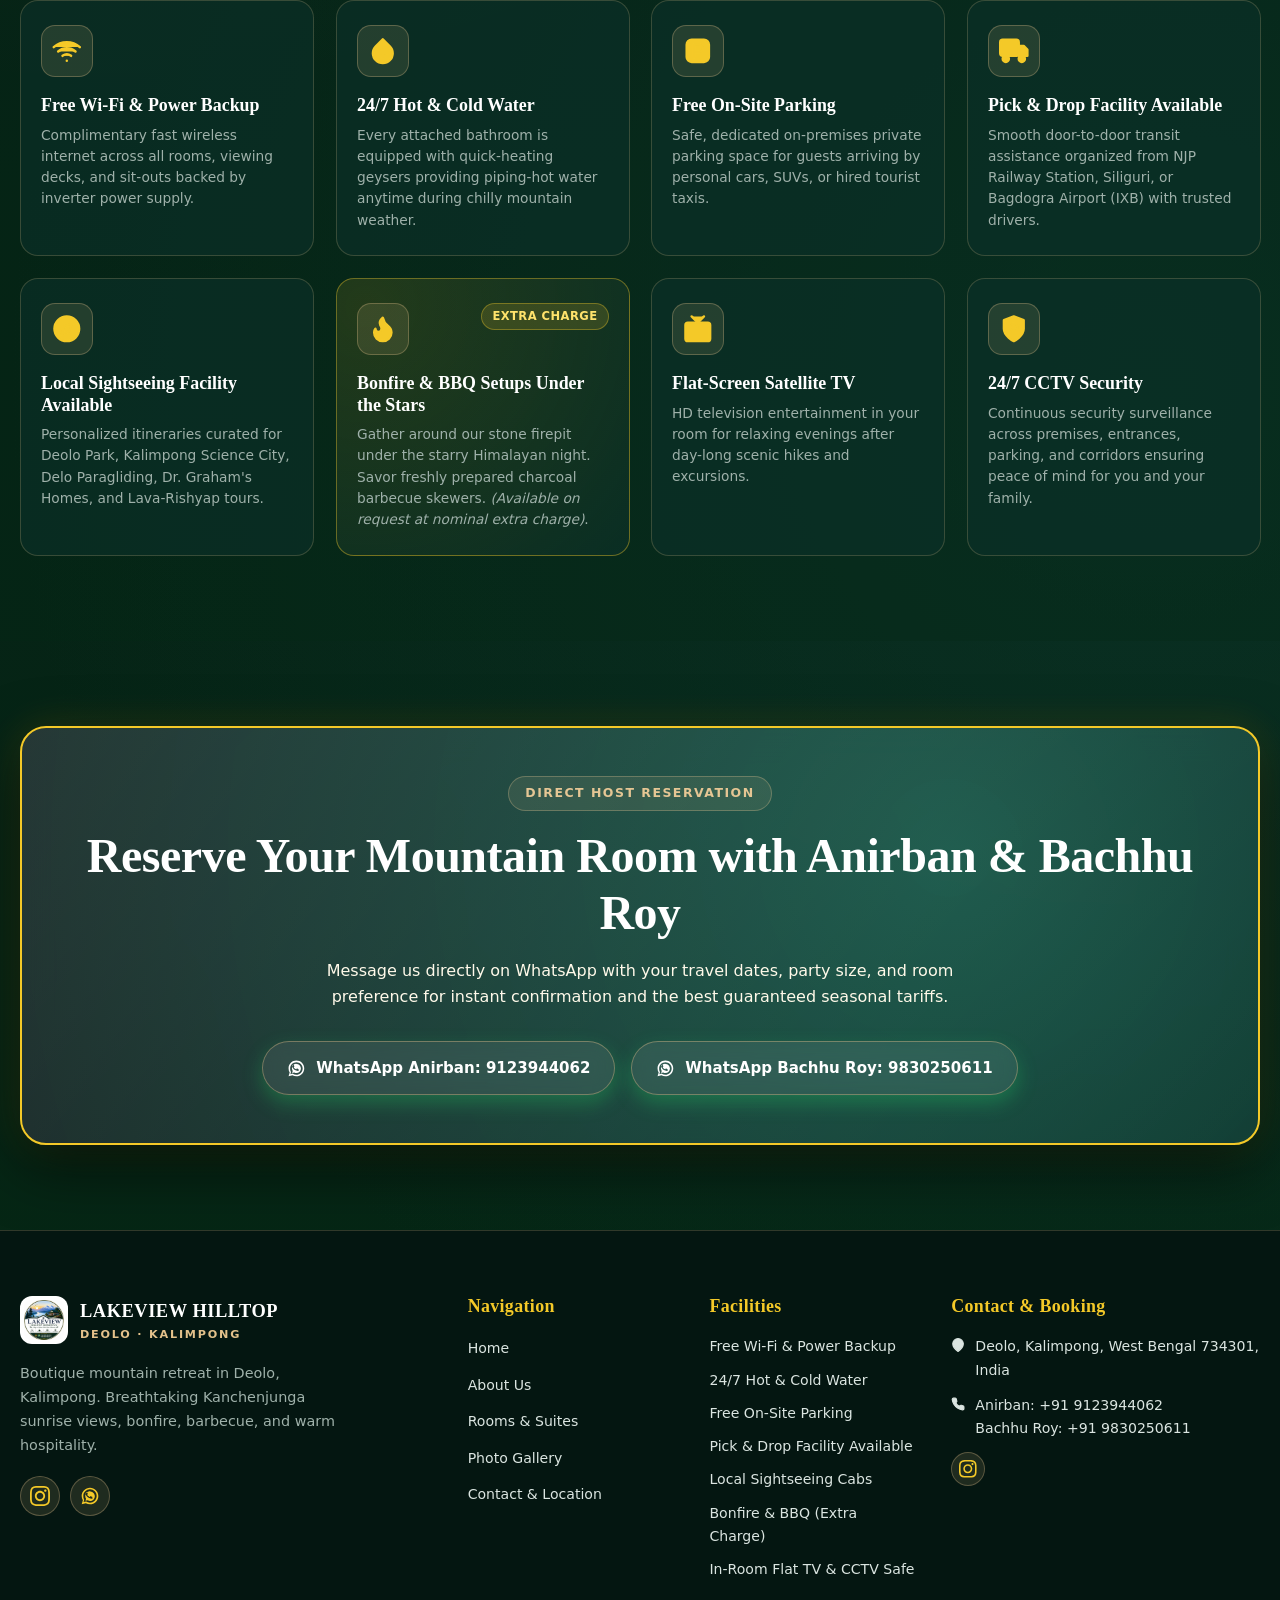
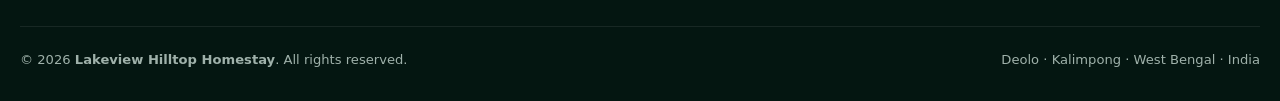
<file: rooms.html>
<!DOCTYPE html>
<html lang="en">
<head>
  <meta charset="UTF-8">
  <meta name="viewport" content="width=device-width, initial-scale=1.0">
  <title>Rooms & Suites | Lakeview Hilltop Homestay, Deolo Kalimpong</title>
  <meta name="description" content="Explore comfortable rooms and family quad suites at Lakeview Hilltop Homestay in Deolo, Kalimpong. Mountain views, attached geyser baths, flat-screen TV, Free WiFi, and peaceful wooden cottage interiors.">
  <meta name="keywords" content="Kalimpong homestay rooms, Deolo family suite, wooden cottage Kalimpong, Kanchenjunga view room Kalimpong, Kalimpong resort accommodation, Lakeview Hilltop rooms">
  <meta name="author" content="Lakeview Hilltop Homestay">
  <meta name="robots" content="index, follow, max-image-preview:large, max-snippet:-1, max-video-preview:-1">
  <meta name="googlebot" content="index, follow, max-snippet:-1, max-image-preview:large, max-video-preview:-1">
  <meta name="bingbot" content="index, follow, max-snippet:-1, max-image-preview:large">
  <meta name="theme-color" content="#071b19">
  <meta name="format-detection" content="telephone=no">
  <link rel="canonical" href="https://lakeviewhilltophomestay.com/rooms.html">

  <!-- Industry Standard Security Meta -->
  <meta http-equiv="X-Content-Type-Options" content="nosniff">
  <meta http-equiv="Content-Security-Policy" content="default-src 'self'; script-src 'self' 'unsafe-inline'; style-src 'self' 'unsafe-inline' https://fonts.googleapis.com; font-src 'self' https://fonts.gstatic.com data:; img-src 'self' data: https:; frame-src 'self' https://www.google.com https://maps.google.com; connect-src 'self'; base-uri 'self'; form-action 'self' https://wa.me;">
  <meta name="referrer" content="strict-origin-when-cross-origin">

  <!-- Geo & Local SEO Meta -->
  <meta name="geo.region" content="IN-WB">
  <meta name="geo.placename" content="Deolo, Kalimpong">
  <meta name="geo.position" content="27.0867;88.5025">
  <meta name="ICBM" content="27.0867, 88.5025">

  <!-- Open Graph -->
  <meta property="og:site_name" content="Lakeview Hilltop Homestay">
  <meta property="og:locale" content="en_IN">
  <meta property="og:type" content="website">
  <meta property="og:url" content="https://lakeviewhilltophomestay.com/rooms.html">
  <meta property="og:title" content="Rooms & Suites | Lakeview Hilltop Homestay, Deolo Kalimpong">
  <meta property="og:description" content="Explore comfortable rooms and family quad suites at Lakeview Hilltop Homestay in Deolo, Kalimpong. Mountain views, attached geyser baths, flat-screen TV, Free WiFi, and peaceful wooden interiors.">
  <meta property="og:image" content="https://lakeviewhilltophomestay.com/images/room-1.jpg">
  <meta property="og:image:secure_url" content="https://lakeviewhilltophomestay.com/images/room-1.jpg">
  <meta property="og:image:width" content="1200">
  <meta property="og:image:height" content="800">
  <meta property="og:image:alt" content="Deluxe Bedroom at Lakeview Hilltop Homestay Kalimpong">

  <!-- Twitter Card -->
  <meta name="twitter:card" content="summary_large_image">
  <meta name="twitter:title" content="Rooms & Suites | Lakeview Hilltop Homestay, Deolo Kalimpong">
  <meta name="twitter:description" content="Wooden cottage bedrooms & family quad suites overlooking Mount Kanchenjunga with hot water, WiFi, and scenic hill balconies.">
  <meta name="twitter:image" content="https://lakeviewhilltophomestay.com/images/room-1.jpg">

  <!-- Favicon & Manifest -->
  <link rel="icon" type="image/png" href="./assets/logo-web-BcUr0Y2U.png">
  <link rel="apple-touch-icon" href="./assets/logo-web-BcUr0Y2U.png">
  <link rel="manifest" href="./assets/site-Dvi9AFsn.webmanifest">

  <!-- Preconnects -->
  <link rel="preconnect" href="https://fonts.googleapis.com">
  <link rel="preconnect" href="https://fonts.gstatic.com" crossorigin>

  <!-- Schema.org JSON-LD -->
  <script type="application/ld+json">
  {
    "@context": "https://schema.org",
    "@graph": [
      {
        "@type": "BreadcrumbList",
        "itemListElement": [
          {
            "@type": "ListItem",
            "position": 1,
            "name": "Home",
            "item": "https://lakeviewhilltophomestay.com/"
          },
          {
            "@type": "ListItem",
            "position": 2,
            "name": "Rooms & Suites",
            "item": "https://lakeviewhilltophomestay.com/rooms.html"
          }
        ]
      },
      {
        "@type": "ItemPage",
        "@id": "https://lakeviewhilltophomestay.com/rooms.html#webpage",
        "url": "https://lakeviewhilltophomestay.com/rooms.html",
        "name": "Rooms & Suites at Lakeview Hilltop Homestay",
        "isPartOf": {
          "@type": "WebSite",
          "url": "https://lakeviewhilltophomestay.com/",
          "name": "Lakeview Hilltop Homestay"
        },
        "mainEntity": {
          "@type": "LodgingBusiness",
          "name": "Lakeview Hilltop Homestay",
          "url": "https://lakeviewhilltophomestay.com/",
          "telephone": "+919123944062",
          "hasOfferCatalog": {
            "@type": "OfferCatalog",
            "name": "Available Room Categories",
            "itemListElement": [
              {
                "@type": "Offer",
                "itemOffered": {
                  "@type": "HotelRoom",
                  "name": "Deluxe Mountain View Bedroom",
                  "description": "Double bedroom featuring warm floral blankets, wood cottage finish, attached hot water geyser bathroom, flat-screen TV, and valley views.",
                  "bed": "1 Queen Double Bed",
                  "occupancy": {
                    "@type": "QuantitativeValue",
                    "maxValue": 2
                  },
                  "amenityFeature": [
                    { "@type": "LocationFeatureSpecification", "name": "Free Wi-Fi", "value": true },
                    { "@type": "LocationFeatureSpecification", "name": "24/7 Hot Water Geyser", "value": true },
                    { "@type": "LocationFeatureSpecification", "name": "Flat-Screen TV", "value": true },
                    { "@type": "LocationFeatureSpecification", "name": "Mountain View Window", "value": true }
                  ]
                }
              },
              {
                "@type": "Offer",
                "itemOffered": {
                  "@type": "HotelRoom",
                  "name": "Family Quad Suite",
                  "description": "Large quadruple family suite with two comfortable double beds, reading lighting, wardrobe storage, and hillside views.",
                  "bed": "2 Double Beds",
                  "occupancy": {
                    "@type": "QuantitativeValue",
                    "maxValue": 4
                  },
                  "amenityFeature": [
                    { "@type": "LocationFeatureSpecification", "name": "Free Wi-Fi", "value": true },
                    { "@type": "LocationFeatureSpecification", "name": "24/7 Hot Water Geyser", "value": true },
                    { "@type": "LocationFeatureSpecification", "name": "Flat-Screen TV", "value": true },
                    { "@type": "LocationFeatureSpecification", "name": "Large Floor Space", "value": true }
                  ]
                }
              },
              {
                "@type": "Offer",
                "itemOffered": {
                  "@type": "HotelRoom",
                  "name": "Pine Paneled Mountain Suite",
                  "description": "Signature pine-clad suite with authentic alpine warmth, expansive windows framing Kanchenjunga dawn views.",
                  "bed": "1 King Bed",
                  "occupancy": {
                    "@type": "QuantitativeValue",
                    "maxValue": 3
                  },
                  "amenityFeature": [
                    { "@type": "LocationFeatureSpecification", "name": "Free Wi-Fi", "value": true },
                    { "@type": "LocationFeatureSpecification", "name": "24/7 Hot Water Geyser", "value": true },
                    { "@type": "LocationFeatureSpecification", "name": "Kanchenjunga Sunrise View", "value": true }
                  ]
                }
              }
            ]
          }
        }
      }
    ]
  }
  </script>
  <script type="module" crossorigin src="./assets/main-B74EC59Y.js"></script>
  <link rel="stylesheet" crossorigin href="./assets/main-Bti_RIMI.css">
</head>
<body>

  <!-- Site Header with Topbar -->
  <header class="site-header">
    <!-- Top Utility Bar (Contacts & Socials) -->
    <div class="topbar-strip">
      <div class="container topbar-inner">
        <div class="topbar-left">
          <span class="topbar-item">
            <svg class="svg-icon-sm" viewBox="0 0 24 24" fill="none" stroke="currentColor" stroke-width="2" stroke-linecap="round" stroke-linejoin="round" aria-hidden="true"><path d="M21 10c0 7-9 13-9 13s-9-6-9-13a9 9 0 0 1 18 0z"/><circle cx="12" cy="10" r="3"/></svg>
            <span>Deolo, Kalimpong, West Bengal</span>
          </span>
          <span class="topbar-divider">|</span>
          <a href="tel:+919123944062" class="topbar-item">
            <svg class="svg-icon-sm" viewBox="0 0 24 24" fill="none" stroke="currentColor" stroke-width="2" stroke-linecap="round" stroke-linejoin="round" aria-hidden="true"><path d="M22 16.92v3a2 2 0 0 1-2.18 2 19.79 19.79 0 0 1-8.63-3.07 19.5 19.5 0 0 1-6-6 19.79 19.79 0 0 1-3.07-8.67A2 2 0 0 1 4.11 2h3a2 2 0 0 1 2 1.72 12.84 12.84 0 0 0 .7 2.81 2 2 0 0 1-.45 2.11L8.09 9.91a16 16 0 0 0 6 6l1.27-1.27a2 2 0 0 1 2.11-.45 12.84 12.84 0 0 0 2.81.7A2 2 0 0 1 22 16.92z"/></svg>
            <span><strong>Anirban:</strong> +91 9123944062</span>
          </a>
          <span class="topbar-divider">|</span>
          <a href="tel:+919830250611" class="topbar-item">
            <svg class="svg-icon-sm" viewBox="0 0 24 24" fill="none" stroke="currentColor" stroke-width="2" stroke-linecap="round" stroke-linejoin="round" aria-hidden="true"><path d="M22 16.92v3a2 2 0 0 1-2.18 2 19.79 19.79 0 0 1-8.63-3.07 19.5 19.5 0 0 1-6-6 19.79 19.79 0 0 1-3.07-8.67A2 2 0 0 1 4.11 2h3a2 2 0 0 1 2 1.72 12.84 12.84 0 0 0 .7 2.81 2 2 0 0 1-.45 2.11L8.09 9.91a16 16 0 0 0 6 6l1.27-1.27a2 2 0 0 1 2.11-.45 12.84 12.84 0 0 0 2.81.7A2 2 0 0 1 22 16.92z"/></svg>
            <span><strong>Bachhu Roy:</strong> +91 9830250611</span>
          </a>
        </div>
        <div class="topbar-right">
          <a href="https://www.instagram.com/lakeviewhilltophomestay/" target="_blank" rel="noopener noreferrer" class="topbar-insta-btn" aria-label="Instagram">
            <svg class="svg-icon" viewBox="0 0 24 24" fill="currentColor" aria-hidden="true"><path d="M12 2.163c3.204 0 3.584.012 4.85.07 3.252.148 4.771 1.691 4.919 4.919.058 1.265.069 1.645.069 4.849 0 3.205-.012 3.584-.069 4.849-.149 3.225-1.664 4.771-4.919 4.919-1.266.058-1.644.07-4.85.07-3.204 0-3.584-.012-4.849-.07-3.26-.149-4.771-1.699-4.919-4.92-.058-1.265-.07-1.644-.07-4.849 0-3.204.013-3.583.07-4.849.149-3.227 1.664-4.771 4.919-4.919 1.266-.057 1.645-.069 4.849-.069zm0-2.163c-3.259 0-3.667.014-4.947.072-4.358.2-6.78 2.618-6.98 6.98-.059 1.281-.073 1.689-.073 4.948 0 3.259.014 3.668.072 4.948.2 4.358 2.618 6.78 6.98 6.98 1.281.058 1.689.072 4.948.072 3.259 0 3.668-.014 4.948-.072 4.354-.2 6.782-2.618 6.979-6.98.059-1.28.073-1.689.073-4.948 0-3.259-.014-3.667-.072-4.947-.196-4.354-2.617-6.78-6.979-6.98-1.281-.059-1.69-.073-4.949-.073zm0 5.838c-3.403 0-6.162 2.759-6.162 6.162s2.759 6.163 6.162 6.163 6.162-2.759 6.162-6.163c0-3.403-2.759-6.162-6.162-6.162zm0 10.162c-2.209 0-4-1.79-4-4 0-2.209 1.791-4 4-4s4 1.791 4 4c0 2.21-1.791 4-4 4zm6.406-11.845c-.796 0-1.441.645-1.441 1.44s.645 1.44 1.441 1.44c.795 0 1.439-.645 1.439-1.44s-.644-1.44-1.439-1.44z"/></svg>
          </a>
        </div>
      </div>
    </div>

    <div class="main-nav-strip">
      <div class="container nav-container">
        <a href="index.html" class="nav-brand">
          <img src="./assets/logo-web-BcUr0Y2U.png" alt="Lakeview Hilltop Homestay Logo" class="nav-logo-img" width="48" height="48">
          <div class="nav-brand-text">
            <span class="nav-brand-title">LAKEVIEW HILLTOP</span>
            <span class="nav-brand-sub">Deolo · Kalimpong</span>
          </div>
        </a>

        <nav class="nav-menu-desktop" aria-label="Main Navigation">
          <a href="index.html" class="nav-link">Home</a>
          <a href="about.html" class="nav-link">About Us</a>
          <a href="rooms.html" class="nav-link active">Rooms & Suites</a>
          <a href="gallery.html" class="nav-link">Gallery</a>
          <a href="contact.html" class="nav-link">Contact & Location</a>
        </nav>

        <div class="nav-actions">
          <a href="https://wa.me/919123944062" target="_blank" rel="noopener noreferrer" class="btn btn-primary">
            <span>Book on WhatsApp</span>
          </a>
          <button class="nav-toggle-btn" aria-label="Toggle navigation menu">
            <span class="hamburger-bar"></span>
            <span class="hamburger-bar"></span>
            <span class="hamburger-bar"></span>
          </button>
        </div>
      </div>
    </div>
  </header>

  <!-- Fullscreen Animated Mobile Menu -->
  <div class="mobile-menu-overlay" aria-hidden="true">
    <div class="mobile-menu-header">
      <div class="nav-brand">
        <img src="./assets/logo-web-BcUr0Y2U.png" alt="Lakeview Hilltop Logo" width="38" height="38" style="width: 38px; height: 38px; background: #fff; border-radius: 10px; padding: 2px; object-fit: contain;">
        <div class="nav-brand-text">
          <span class="nav-brand-title" style="font-size: 1rem;">LAKEVIEW HILLTOP</span>
          <span class="nav-brand-sub" style="font-size: 0.62rem;">Deolo · Kalimpong</span>
        </div>
      </div>
      <button class="mobile-close-btn" aria-label="Close navigation menu">&times;</button>
    </div>

    <nav class="mobile-menu-links">
      <div class="mobile-menu-item"><a href="index.html" class="mobile-nav-link"><span>Home</span><span class="num">01</span></a></div>
      <div class="mobile-menu-item"><a href="about.html" class="mobile-nav-link"><span>About Us</span><span class="num">02</span></a></div>
      <div class="mobile-menu-item"><a href="rooms.html" class="mobile-nav-link active"><span>Rooms & Suites</span><span class="num">03</span></a></div>
      <div class="mobile-menu-item"><a href="gallery.html" class="mobile-nav-link"><span>Photo Gallery</span><span class="num">04</span></a></div>
      <div class="mobile-menu-item"><a href="contact.html" class="mobile-nav-link"><span>Contact & Booking</span><span class="num">05</span></a></div>
    </nav>

    <div class="mobile-menu-footer">
      <div style="font-size: 0.74rem; text-transform: uppercase; letter-spacing: 0.12em; color: var(--gold-bright); font-weight: 700;">Direct Host Contacts</div>
      <div class="mobile-contacts-row">
        <a href="tel:+919123944062" class="mobile-contact-pill">
          <svg class="svg-icon-sm" viewBox="0 0 24 24" fill="none" stroke="currentColor" stroke-width="2" stroke-linecap="round" stroke-linejoin="round" aria-hidden="true"><path d="M22 16.92v3a2 2 0 0 1-2.18 2 19.79 19.79 0 0 1-8.63-3.07 19.5 19.5 0 0 1-6-6 19.79 19.79 0 0 1-3.07-8.67A2 2 0 0 1 4.11 2h3a2 2 0 0 1 2 1.72 12.84 12.84 0 0 0 .7 2.81 2 2 0 0 1-.45 2.11L8.09 9.91a16 16 0 0 0 6 6l1.27-1.27a2 2 0 0 1 2.11-.45 12.84 12.84 0 0 0 2.81.7A2 2 0 0 1 22 16.92z"/></svg>
          <span>Anirban</span>
        </a>
        <a href="tel:+919830250611" class="mobile-contact-pill">
          <svg class="svg-icon-sm" viewBox="0 0 24 24" fill="none" stroke="currentColor" stroke-width="2" stroke-linecap="round" stroke-linejoin="round" aria-hidden="true"><path d="M22 16.92v3a2 2 0 0 1-2.18 2 19.79 19.79 0 0 1-8.63-3.07 19.5 19.5 0 0 1-6-6 19.79 19.79 0 0 1-3.07-8.67A2 2 0 0 1 4.11 2h3a2 2 0 0 1 2 1.72 12.84 12.84 0 0 0 .7 2.81 2 2 0 0 1-.45 2.11L8.09 9.91a16 16 0 0 0 6 6l1.27-1.27a2 2 0 0 1 2.11-.45 12.84 12.84 0 0 0 2.81.7A2 2 0 0 1 22 16.92z"/></svg>
          <span>Bachhu Roy</span>
        </a>
        <a href="https://www.instagram.com/lakeviewhilltophomestay/" target="_blank" rel="noopener noreferrer" class="mobile-insta-icon-btn" aria-label="Instagram">
          <svg class="svg-icon-sm" viewBox="0 0 24 24" fill="currentColor" aria-hidden="true"><path d="M12 2.163c3.204 0 3.584.012 4.85.07 3.252.148 4.771 1.691 4.919 4.919.058 1.265.069 1.645.069 4.849 0 3.205-.012 3.584-.069 4.849-.149 3.225-1.664 4.771-4.919 4.919-1.266.058-1.644.07-4.85.07-3.204 0-3.584-.012-4.849-.07-3.26-.149-4.771-1.699-4.919-4.92-.058-1.265-.07-1.644-.07-4.849 0-3.204.013-3.583.07-4.849.149-3.227 1.664-4.771 4.919-4.919 1.266-.057 1.645-.069 4.849-.069zm0-2.163c-3.259 0-3.667.014-4.947.072-4.358.2-6.78 2.618-6.98 6.98-.059 1.281-.073 1.689-.073 4.948 0 3.259.014 3.668.072 4.948.2 4.358 2.618 6.78 6.98 6.98 1.281.058 1.689.072 4.948.072 3.259 0 3.668-.014 4.948-.072 4.354-.2 6.782-2.618 6.979-6.98.059-1.28.073-1.689.073-4.948 0-3.259-.014-3.667-.072-4.947-.196-4.354-2.617-6.78-6.979-6.98-1.281-.059-1.69-.073-4.949-.073zm0 5.838c-3.403 0-6.162 2.759-6.162 6.162s2.759 6.163 6.162 6.163 6.162-2.759 6.162-6.163c0-3.403-2.759-6.162-6.162-6.162zm0 10.162c-2.209 0-4-1.79-4-4 0-2.209 1.791-4 4-4s4 1.791 4 4c0 2.21-1.791 4-4 4zm6.406-11.845c-.796 0-1.441.645-1.441 1.44s.645 1.44 1.441 1.44c.795 0 1.439-.645 1.439-1.44s-.644-1.44-1.439-1.44z"/></svg>
        </a>
      </div>
    </div>
  </div>

  <main>
    <!-- Subpage Hero Banner -->
    <section class="subpage-hero">
      <div class="container" data-3d-reveal>
        <span class="section-tag">Accommodations & Tariffs</span>
        <h1>Rooms Crafted for <span class="gold-text">Rest & Rejuvenation</span></h1>
        <p class="section-subtitle" style="margin: 16px auto 0; max-width: 700px;">
          Enjoy panoramic mountain sunrises, 24/7 hot water geysers, high-speed Wi-Fi, and plush warm beds in every room.
        </p>
      </div>
    </section>

    <!-- Rooms Catalog Grid (Updated with requested 3 images) -->
    <section class="section-padding">
      <div class="container">
        <div class="rooms-grid">
          <!-- Room 1: WhatsApp Image 2026-09-06 at 7.46.50 PM (1).jpeg -->
          <article class="room-card card-3d" data-tilt data-3d-reveal data-delay="100">
            <div class="room-media">
              <img src="images/room-1.jpg" alt="Deluxe Kanchenjunga Valley View Bedroom">
              <span class="room-price-badge">Valley View</span>
            </div>
            <div class="room-body">
              <h3 class="room-title">Kanchenjunga Valley View Deluxe</h3>
              <p style="font-size: 0.92rem; color: var(--text-muted); margin-bottom: 16px;">
                Our most sought-after room boasting a picture-frame window looking directly onto Mount Kanchenjunga and the misty valleys of Kalimpong. Beautiful ambient lighting and warm wooden paneling.
              </p>
              <div class="room-specs">
                <span><svg class="svg-icon-sm" viewBox="0 0 24 24" fill="none" stroke="currentColor" stroke-width="2" stroke-linecap="round" stroke-linejoin="round" aria-hidden="true"><path d="M17 21v-2a4 4 0 0 0-4-4H5a4 4 0 0 0-4 4v2"/><circle cx="9" cy="7" r="4"/><path d="M23 21v-2a4 4 0 0 0-3-3.87"/><path d="M16 3.13a4 4 0 0 1 0 7.75"/></svg> 2 Adults</span>
                <span><svg class="svg-icon-sm" viewBox="0 0 24 24" fill="none" stroke="currentColor" stroke-width="2" stroke-linecap="round" stroke-linejoin="round" aria-hidden="true"><path d="M2 4v16"/><path d="M2 8h18a2 2 0 0 1 2 2v10"/><path d="M2 17h20"/><path d="M6 8v9"/></svg> King Double Bed</span>
                <span><svg class="svg-icon-sm" viewBox="0 0 24 24" fill="none" stroke="currentColor" stroke-width="2" stroke-linecap="round" stroke-linejoin="round" aria-hidden="true"><path d="M4 14.899A7 7 0 1 1 15.71 8h1.79a4.5 4.5 0 0 1 2.5 8.242"/><path d="M12 12v9"/><path d="m8 17 4 4 4-4"/></svg> Attached Geyser Bath</span>
                <span><svg class="svg-icon-sm" viewBox="0 0 24 24" fill="none" stroke="currentColor" stroke-width="2" stroke-linecap="round" stroke-linejoin="round" aria-hidden="true"><path d="m8 3 4 8 5-5 5 15H2L8 3z"/></svg> Direct Peak View</span>
              </div>
              <div class="room-amenities-tags">
                <span class="amenity-tag">High-Speed Wi-Fi</span>
                <span class="amenity-tag">Flat Screen TV</span>
                <span class="amenity-tag">Instant Geyser</span>
                <span class="amenity-tag">Electric Kettle</span>
                <span class="amenity-tag">24/7 CCTV Safe</span>
              </div>
              <div class="room-actions">
                <a href="#" data-book-room="Kanchenjunga Valley View Deluxe" class="btn btn-primary" style="flex-grow: 1;">
                  <span>Book on WhatsApp</span>
                </a>
              </div>
            </div>
          </article>

          <!-- Room 2: WhatsApp Image 2026-09-06 at 7.46.50 PM (2).jpeg -->
          <article class="room-card card-3d" data-tilt data-3d-reveal data-delay="200">
            <div class="room-media">
              <img src="images/room-2.jpg" alt="Family Hillside Quad Suite">
              <span class="room-price-badge">Family Favorite</span>
            </div>
            <div class="room-body">
              <h3 class="room-title">Family Hillside Quad Suite</h3>
              <p style="font-size: 0.92rem; color: var(--text-muted); margin-bottom: 16px;">
                Specially designed for families and friend circles traveling together. Spacious bedroom featuring two plush double beds with warm floral duvets, ample luggage storage, and large windows.
              </p>
              <div class="room-specs">
                <span><svg class="svg-icon-sm" viewBox="0 0 24 24" fill="none" stroke="currentColor" stroke-width="2" stroke-linecap="round" stroke-linejoin="round" aria-hidden="true"><path d="M17 21v-2a4 4 0 0 0-4-4H5a4 4 0 0 0-4 4v2"/><circle cx="9" cy="7" r="4"/><path d="M23 21v-2a4 4 0 0 0-3-3.87"/><path d="M16 3.13a4 4 0 0 1 0 7.75"/></svg> 3 - 5 Guests</span>
                <span><svg class="svg-icon-sm" viewBox="0 0 24 24" fill="none" stroke="currentColor" stroke-width="2" stroke-linecap="round" stroke-linejoin="round" aria-hidden="true"><path d="M2 4v16"/><path d="M2 8h18a2 2 0 0 1 2 2v10"/><path d="M2 17h20"/><path d="M6 8v9"/></svg> 2 Double Beds</span>
                <span><svg class="svg-icon-sm" viewBox="0 0 24 24" fill="none" stroke="currentColor" stroke-width="2" stroke-linecap="round" stroke-linejoin="round" aria-hidden="true"><path d="M4 14.899A7 7 0 1 1 15.71 8h1.79a4.5 4.5 0 0 1 2.5 8.242"/><path d="M12 12v9"/><path d="m8 17 4 4 4-4"/></svg> Attached Geyser Bath</span>
                <span><svg class="svg-icon-sm" viewBox="0 0 24 24" fill="none" stroke="currentColor" stroke-width="2" stroke-linecap="round" stroke-linejoin="round" aria-hidden="true"><rect width="20" height="15" x="2" y="7" rx="2" ry="2"/><polyline points="17 2 12 7 7 2"/></svg> LED TV Included</span>
              </div>
              <div class="room-amenities-tags">
                <span class="amenity-tag">High-Speed Wi-Fi</span>
                <span class="amenity-tag">24/7 Hot Water</span>
                <span class="amenity-tag">Room Service</span>
                <span class="amenity-tag">Power Backup</span>
                <span class="amenity-tag">Extra Blanket Available</span>
              </div>
              <div class="room-actions">
                <a href="#" data-book-room="Family Hillside Quad Suite" class="btn btn-primary" style="flex-grow: 1;">
                  <span>Book on WhatsApp</span>
                </a>
              </div>
            </div>
          </article>

          <!-- Room 3: WhatsApp Image 2026-09-06 at 7.46.49 PM.jpeg -->
          <article class="room-card card-3d" data-tilt data-3d-reveal data-delay="300">
            <div class="room-media">
              <img src="images/room-3.jpg" alt="Pine Attic Balcony Room">
              <span class="room-price-badge">Balcony Access</span>
            </div>
            <div class="room-body">
              <h3 class="room-title">Pine Attic Balcony Room</h3>
              <p style="font-size: 0.92rem; color: var(--text-muted); margin-bottom: 16px;">
                Quiet and romantic, this room opens straight onto our scenic outdoor corridor balcony. Step out into the fresh mountain morning air with a warm cup of Darjeeling tea in hand.
              </p>
              <div class="room-specs">
                <span><svg class="svg-icon-sm" viewBox="0 0 24 24" fill="none" stroke="currentColor" stroke-width="2" stroke-linecap="round" stroke-linejoin="round" aria-hidden="true"><path d="M17 21v-2a4 4 0 0 0-4-4H5a4 4 0 0 0-4 4v2"/><circle cx="9" cy="7" r="4"/><path d="M23 21v-2a4 4 0 0 0-3-3.87"/><path d="M16 3.13a4 4 0 0 1 0 7.75"/></svg> 2 Adults</span>
                <span><svg class="svg-icon-sm" viewBox="0 0 24 24" fill="none" stroke="currentColor" stroke-width="2" stroke-linecap="round" stroke-linejoin="round" aria-hidden="true"><path d="M2 4v16"/><path d="M2 8h18a2 2 0 0 1 2 2v10"/><path d="M2 17h20"/><path d="M6 8v9"/></svg> Comfortable Double Bed</span>
                <span><svg class="svg-icon-sm" viewBox="0 0 24 24" fill="none" stroke="currentColor" stroke-width="2" stroke-linecap="round" stroke-linejoin="round" aria-hidden="true"><path d="M3 21h18M3 10h18M5 10v11M19 10v11M9 10v11M15 10v11M4 10l8-7 8 7"/></svg> Balcony Corridor</span>
                <span><svg class="svg-icon-sm" viewBox="0 0 24 24" fill="none" stroke="currentColor" stroke-width="2" stroke-linecap="round" stroke-linejoin="round" aria-hidden="true"><path d="M4 14.899A7 7 0 1 1 15.71 8h1.79a4.5 4.5 0 0 1 2.5 8.242"/><path d="M12 12v9"/><path d="m8 17 4 4 4-4"/></svg> Geyser Bath</span>
              </div>
              <div class="room-amenities-tags">
                <span class="amenity-tag">Free Wi-Fi</span>
                <span class="amenity-tag">Wall Mounted TV</span>
                <span class="amenity-tag">Instant Geyser</span>
                <span class="amenity-tag">Scenic Corridor</span>
                <span class="amenity-tag">Peaceful Seclusion</span>
              </div>
              <div class="room-actions">
                <a href="#" data-book-room="Pine Attic Balcony Room" class="btn btn-primary" style="flex-grow: 1;">
                  <span>Book on WhatsApp</span>
                </a>
              </div>
            </div>
          </article>
        </div>
      </div>
    </section>

    <!-- Amenities Comparison Section -->
    <section class="section-padding" style="background: rgba(5, 40, 20, 0.3);">
      <div class="container">
        <div class="section-header" data-3d-reveal>
          <span class="section-tag">Standard In Every Room</span>
          <h2 class="section-title">Everything Included in <span class="gold-text">Your Stay</span></h2>
          <p class="section-subtitle">
            Transparent hospitality with no hidden surprises.
          </p>
        </div>

        <div class="facilities-grid">
          <!-- 1. Free Wi-Fi & Power Backup -->
          <div class="facility-card card-3d" data-tilt data-3d-reveal data-delay="100">
            <div class="icon-badge-gold" style="margin-bottom: 18px;">
              <svg class="svg-icon-lg" viewBox="0 0 24 24" fill="none" stroke="currentColor" stroke-width="2" stroke-linecap="round" stroke-linejoin="round" aria-hidden="true"><path d="M5 12.55a11 11 0 0 1 14.08 0"/><path d="M1.42 9a16 16 0 0 1 21.16 0"/><path d="M8.53 16.11a6 6 0 0 1 6.95 0"/><line x1="12" y1="20" x2="12.01" y2="20"/></svg>
            </div>
            <h3 class="facility-title">Free Wi-Fi & Power Backup</h3>
            <p class="facility-desc">Complimentary fast wireless internet across all rooms, viewing decks, and sit-outs backed by inverter power supply.</p>
          </div>

          <!-- 2. 24/7 Hot & Cold Water -->
          <div class="facility-card card-3d" data-tilt data-3d-reveal data-delay="150">
            <div class="icon-badge-gold" style="margin-bottom: 18px;">
              <svg class="svg-icon-lg" viewBox="0 0 24 24" fill="none" stroke="currentColor" stroke-width="2" stroke-linecap="round" stroke-linejoin="round" aria-hidden="true"><path d="M12 2.69l5.66 5.66a8 8 0 1 1-11.31 0z"/><path d="M12 11v6M9 14h6"/></svg>
            </div>
            <h3 class="facility-title">24/7 Hot & Cold Water</h3>
            <p class="facility-desc">Every attached bathroom is equipped with quick-heating geysers providing piping-hot water anytime during chilly mountain weather.</p>
          </div>

          <!-- 3. Free Parking -->
          <div class="facility-card card-3d" data-tilt data-3d-reveal data-delay="200">
            <div class="icon-badge-gold" style="margin-bottom: 18px;">
              <svg class="svg-icon-lg" viewBox="0 0 24 24" fill="none" stroke="currentColor" stroke-width="2" stroke-linecap="round" stroke-linejoin="round" aria-hidden="true"><rect x="3" y="3" width="18" height="18" rx="4"/><path d="M9 17V7h4a3 3 0 0 1 0 6H9"/></svg>
            </div>
            <h3 class="facility-title">Free On-Site Parking</h3>
            <p class="facility-desc">Safe, dedicated on-premises private parking space for guests arriving by personal cars, SUVs, or hired tourist taxis.</p>
          </div>

          <!-- 4. Pick & Drop Facility -->
          <div class="facility-card card-3d" data-tilt data-3d-reveal data-delay="250">
            <div class="icon-badge-gold" style="margin-bottom: 18px;">
              <svg class="svg-icon-lg" viewBox="0 0 24 24" fill="none" stroke="currentColor" stroke-width="2" stroke-linecap="round" stroke-linejoin="round" aria-hidden="true"><rect x="1" y="3" width="15" height="13" rx="2"/><polygon points="16 8 20 8 23 11 23 16 16 16 16 8"/><circle cx="5.5" cy="18.5" r="2.5"/><circle cx="18.5" cy="18.5" r="2.5"/></svg>
            </div>
            <h3 class="facility-title">Pick & Drop Facility Available</h3>
            <p class="facility-desc">Smooth door-to-door transit assistance organized from NJP Railway Station, Siliguri, or Bagdogra Airport (IXB) with trusted drivers.</p>
          </div>

          <!-- 5. Local Sightseeing Facility -->
          <div class="facility-card card-3d" data-tilt data-3d-reveal data-delay="300">
            <div class="icon-badge-gold" style="margin-bottom: 18px;">
              <svg class="svg-icon-lg" viewBox="0 0 24 24" fill="none" stroke="currentColor" stroke-width="2" stroke-linecap="round" stroke-linejoin="round" aria-hidden="true"><circle cx="12" cy="12" r="10"/><polygon points="16.24 7.76 14.12 14.12 7.76 16.24 9.88 9.88 16.24 7.76"/></svg>
            </div>
            <h3 class="facility-title">Local Sightseeing Facility Available</h3>
            <p class="facility-desc">Personalized itineraries curated for Deolo Park, Kalimpong Science City, Delo Paragliding, Dr. Graham's Homes, and Lava-Rishyap tours.</p>
          </div>

          <!-- 6. Bonfire & BBQ Under the Stars (Extra Charge) -->
          <div class="facility-card facility-highlight card-3d" data-tilt data-3d-reveal data-delay="350">
            <div style="display: flex; justify-content: space-between; align-items: flex-start; margin-bottom: 18px;">
              <div class="icon-badge-gold">
                <svg class="svg-icon-lg" viewBox="0 0 24 24" fill="none" stroke="currentColor" stroke-width="2" stroke-linecap="round" stroke-linejoin="round" aria-hidden="true"><path d="M8.5 14.5A2.5 2.5 0 0 0 11 12c0-1.38-.5-2-1-3-1.072-2.143-.224-4.054 2-6 .5 2.5 2 4.9 4 6.5 2 1.6 3 3.5 3 5.5a7 7 0 1 1-14 0c0-1.153.433-2.294 1-3a2.5 2.5 0 0 0 2.5 2.5z"/></svg>
              </div>
              <span class="badge-extra">Extra Charge</span>
            </div>
            <h3 class="facility-title">Bonfire & BBQ Setups Under the Stars</h3>
            <p class="facility-desc">Gather around our stone firepit under the starry Himalayan night. Savor freshly prepared charcoal barbecue skewers. <em>(Available on request at nominal extra charge)</em>.</p>
          </div>

          <!-- 7. In-Room Flat-Screen TV -->
          <div class="facility-card card-3d" data-tilt data-3d-reveal data-delay="400">
            <div class="icon-badge-gold" style="margin-bottom: 18px;">
              <svg class="svg-icon-lg" viewBox="0 0 24 24" fill="none" stroke="currentColor" stroke-width="2" stroke-linecap="round" stroke-linejoin="round" aria-hidden="true"><rect x="2" y="7" width="20" height="15" rx="2" ry="2"/><polyline points="17 2 12 7 7 2"/></svg>
            </div>
            <h3 class="facility-title">Flat-Screen Satellite TV</h3>
            <p class="facility-desc">HD television entertainment in your room for relaxing evenings after day-long scenic hikes and excursions.</p>
          </div>

          <!-- 8. 24/7 CCTV Security -->
          <div class="facility-card card-3d" data-tilt data-3d-reveal data-delay="450">
            <div class="icon-badge-gold" style="margin-bottom: 18px;">
              <svg class="svg-icon-lg" viewBox="0 0 24 24" fill="none" stroke="currentColor" stroke-width="2" stroke-linecap="round" stroke-linejoin="round" aria-hidden="true"><path d="M12 22s8-4 8-10V5l-8-3-8 3v7c0 6 8 10 8 10z"/><circle cx="12" cy="11" r="3"/></svg>
            </div>
            <h3 class="facility-title">24/7 CCTV Security</h3>
            <p class="facility-desc">Continuous security surveillance across premises, entrances, parking, and corridors ensuring peace of mind for you and your family.</p>
          </div>
        </div>
      </div>
    </section>

    <!-- Booking CTA Banner -->
    <section class="section-padding">
      <div class="container">
        <div class="booking-cta-banner glass-panel" data-3d-reveal>
          <span class="section-tag">Direct Host Reservation</span>
          <h2 style="font-size: clamp(2rem, 3.8vw, 3rem); margin-bottom: 16px;">
            Reserve Your Mountain Room with <span class="gold-text">Anirban & Bachhu Roy</span>
          </h2>
          <p style="max-width: 650px; margin: 0 auto 30px; color: var(--cream-100);">
            Message us directly on WhatsApp with your travel dates, party size, and room preference for instant confirmation and the best guaranteed seasonal tariffs.
          </p>
          <div class="cta-contacts-wrap">
            <a href="https://wa.me/919123944062" target="_blank" rel="noopener noreferrer" class="cta-contact-btn btn-whatsapp">
              <svg class="svg-icon" viewBox="0 0 24 24" fill="currentColor" aria-hidden="true"><path d="M12.031 6.172c-3.181 0-5.767 2.586-5.768 5.766-.001 1.298.38 2.27 1.019 3.287l-.711 2.598 2.664-.698c.969.54 1.861.859 2.796.859 3.183 0 5.768-2.587 5.768-5.767 0-3.18-2.585-5.745-5.768-5.745zm3.377 8.204c-.149.42-1.026.79-1.428.82-.401.031-.925.132-3.155-.788-2.008-.828-3.275-2.884-3.375-3.018-.1-.133-.807-1.074-.807-2.049 0-.974.509-1.453.69-1.652.181-.199.395-.248.528-.248.132 0 .265.002.38.007.123.006.287-.046.45.344.167.398.572 1.394.622 1.496.05.102.083.222.016.355-.067.133-.1.216-.199.332-.099.116-.209.26-.298.349-.1.1-.205.209-.089.408.117.199.519.855 1.114 1.385.767.682 1.413.894 1.613.993.2.099.317.088.435-.049.118-.137.509-.593.645-.797.136-.204.272-.17.458-.102.186.068 1.182.557 1.385.659.203.102.338.153.388.238.05.085.05.495-.099.915z"/><path d="M12 2C6.477 2 2 6.477 2 12c0 1.891.526 3.662 1.442 5.178L2 22l4.963-1.398A9.956 9.956 0 0012 22c5.523 0 10-4.477 10-10S17.523 2 12 2zm0 18.056c-1.637 0-3.165-.487-4.444-1.328l-.319-.208-2.946.829.83-2.871-.227-.333A8.026 8.026 0 014 12c0-4.411 3.589-8 8-8s8 3.589 8 8-3.589 8.056-8 8.056z"/></svg>
              <span>WhatsApp Anirban: 9123944062</span>
            </a>
            <a href="https://wa.me/919830250611" target="_blank" rel="noopener noreferrer" class="cta-contact-btn btn-whatsapp">
              <svg class="svg-icon" viewBox="0 0 24 24" fill="currentColor" aria-hidden="true"><path d="M12.031 6.172c-3.181 0-5.767 2.586-5.768 5.766-.001 1.298.38 2.27 1.019 3.287l-.711 2.598 2.664-.698c.969.54 1.861.859 2.796.859 3.183 0 5.768-2.587 5.768-5.767 0-3.18-2.585-5.745-5.768-5.745zm3.377 8.204c-.149.42-1.026.79-1.428.82-.401.031-.925.132-3.155-.788-2.008-.828-3.275-2.884-3.375-3.018-.1-.133-.807-1.074-.807-2.049 0-.974.509-1.453.69-1.652.181-.199.395-.248.528-.248.132 0 .265.002.38.007.123.006.287-.046.45.344.167.398.572 1.394.622 1.496.05.102.083.222.016.355-.067.133-.1.216-.199.332-.099.116-.209.26-.298.349-.1.1-.205.209-.089.408.117.199.519.855 1.114 1.385.767.682 1.413.894 1.613.993.2.099.317.088.435-.049.118-.137.509-.593.645-.797.136-.204.272-.17.458-.102.186.068 1.182.557 1.385.659.203.102.338.153.388.238.05.085.05.495-.099.915z"/><path d="M12 2C6.477 2 2 6.477 2 12c0 1.891.526 3.662 1.442 5.178L2 22l4.963-1.398A9.956 9.956 0 0012 22c5.523 0 10-4.477 10-10S17.523 2 12 2zm0 18.056c-1.637 0-3.165-.487-4.444-1.328l-.319-.208-2.946.829.83-2.871-.227-.333A8.026 8.026 0 014 12c0-4.411 3.589-8 8-8s8 3.589 8 8-3.589 8.056-8 8.056z"/></svg>
              <span>WhatsApp Bachhu Roy: 9830250611</span>
            </a>
          </div>
        </div>
      </div>
    </section>
  </main>

  <!-- Luxury Footer -->
  <footer class="site-footer">
    <div class="container">
      <div class="footer-grid">
        <div class="footer-brand">
          <div class="nav-brand" style="margin-bottom: 16px;">
            <img src="./assets/logo-web-BcUr0Y2U.png" alt="Lakeview Hilltop Homestay" width="48" height="48" style="width: 48px; height: 48px; background: #fff; border-radius: 12px; padding: 4px; object-fit: contain;">
            <div class="nav-brand-text">
              <span class="nav-brand-title">LAKEVIEW HILLTOP</span>
              <span class="nav-brand-sub">Deolo · Kalimpong</span>
            </div>
          </div>
          <p>
            Boutique mountain retreat in Deolo, Kalimpong. Breathtaking Kanchenjunga sunrise views, bonfire, barbecue, and warm hospitality.
          </p>
          <div class="footer-social-links">
            <a href="https://www.instagram.com/lakeviewhilltophomestay/" target="_blank" rel="noopener noreferrer" class="social-circle-btn" aria-label="Instagram">
              <svg class="svg-icon" viewBox="0 0 24 24" fill="currentColor"><path d="M12 2.163c3.204 0 3.584.012 4.85.07 3.252.148 4.771 1.691 4.919 4.919.058 1.265.069 1.645.069 4.849 0 3.205-.012 3.584-.069 4.849-.149 3.225-1.664 4.771-4.919 4.919-1.266.058-1.644.07-4.85.07-3.204 0-3.584-.012-4.849-.07-3.26-.149-4.771-1.699-4.919-4.92-.058-1.265-.07-1.644-.07-4.849 0-3.204.013-3.583.07-4.849.149-3.227 1.664-4.771 4.919-4.919 1.266-.057 1.645-.069 4.849-.069zm0-2.163c-3.259 0-3.667.014-4.947.072-4.358.2-6.78 2.618-6.98 6.98-.059 1.281-.073 1.689-.073 4.948 0 3.259.014 3.668.072 4.948.2 4.358 2.618 6.78 6.98 6.98 1.281.058 1.689.072 4.948.072 3.259 0 3.668-.014 4.948-.072 4.354-.2 6.782-2.618 6.979-6.98.059-1.28.073-1.689.073-4.948 0-3.259-.014-3.667-.072-4.947-.196-4.354-2.617-6.78-6.979-6.98-1.281-.059-1.69-.073-4.949-.073zm0 5.838c-3.403 0-6.162 2.759-6.162 6.162s2.759 6.163 6.162 6.163 6.162-2.759 6.162-6.163c0-3.403-2.759-6.162-6.162-6.162zm0 10.162c-2.209 0-4-1.79-4-4 0-2.209 1.791-4 4-4s4 1.791 4 4c0 2.21-1.791 4-4 4zm6.406-11.845c-.796 0-1.441.645-1.441 1.44s.645 1.44 1.441 1.44c.795 0 1.439-.645 1.439-1.44s-.644-1.44-1.439-1.44z"/></svg>
            </a>
            <a href="https://wa.me/919123944062" target="_blank" rel="noopener noreferrer" class="social-circle-btn" aria-label="WhatsApp">
              <svg class="svg-icon" viewBox="0 0 24 24" fill="currentColor"><path d="M12.031 6.172c-3.181 0-5.767 2.586-5.768 5.766-.001 1.298.38 2.27 1.019 3.287l-.711 2.598 2.664-.698c.969.54 1.861.859 2.796.859 3.183 0 5.768-2.587 5.768-5.767 0-3.18-2.585-5.745-5.768-5.745zm3.377 8.204c-.149.42-1.026.79-1.428.82-.401.031-.925.132-3.155-.788-2.008-.828-3.275-2.884-3.375-3.018-.1-.133-.807-1.074-.807-2.049 0-.974.509-1.453.69-1.652.181-.199.395-.248.528-.248.132 0 .265.002.38.007.123.006.287-.046.45.344.167.398.572 1.394.622 1.496.05.102.083.222.016.355-.067.133-.1.216-.199.332-.099.116-.209.26-.298.349-.1.1-.205.209-.089.408.117.199.519.855 1.114 1.385.767.682 1.413.894 1.613.993.2.099.317.088.435-.049.118-.137.509-.593.645-.797.136-.204.272-.17.458-.102.186.068 1.182.557 1.385.659.203.102.338.153.388.238.05.085.05.495-.099.915z"/><path d="M12 2C6.477 2 2 6.477 2 12c0 1.891.526 3.662 1.442 5.178L2 22l4.963-1.398A9.956 9.956 0 0012 22c5.523 0 10-4.477 10-10S17.523 2 12 2zm0 18.056c-1.637 0-3.165-.487-4.444-1.328l-.319-.208-2.946.829.83-2.871-.227-.333A8.026 8.026 0 014 12c0-4.411 3.589-8 8-8s8 3.589 8 8-3.589 8.056-8 8.056z"/></svg>
            </a>
          </div>
        </div>

        <div>
          <h4 class="footer-col-title">Navigation</h4>
          <ul class="footer-links-list">
            <li><a href="index.html" class="footer-link">Home</a></li>
            <li><a href="about.html" class="footer-link">About Us</a></li>
            <li><a href="rooms.html" class="footer-link">Rooms & Suites</a></li>
            <li><a href="gallery.html" class="footer-link">Photo Gallery</a></li>
            <li><a href="contact.html" class="footer-link">Contact & Location</a></li>
          </ul>
        </div>

        <div>
          <h4 class="footer-col-title">Facilities</h4>
          <ul class="footer-links-list">
            <li class="footer-link">Free Wi-Fi & Power Backup</li>
            <li class="footer-link">24/7 Hot & Cold Water</li>
            <li class="footer-link">Free On-Site Parking</li>
            <li class="footer-link">Pick & Drop Facility Available</li>
            <li class="footer-link">Local Sightseeing Cabs</li>
            <li class="footer-link">Bonfire & BBQ (Extra Charge)</li>
            <li class="footer-link">In-Room Flat TV & CCTV Safe</li>
          </ul>
        </div>

        <div>
          <h4 class="footer-col-title">Contact & Booking</h4>
          <div class="footer-contact-item">
            <svg class="svg-icon-sm" viewBox="0 0 24 24" fill="none" stroke="currentColor" stroke-width="2" stroke-linecap="round" stroke-linejoin="round" aria-hidden="true" style="margin-top: 3px;"><path d="M21 10c0 7-9 13-9 13s-9-6-9-13a9 9 0 0 1 18 0z"/><circle cx="12" cy="10" r="3"/></svg>
            <span>Deolo, Kalimpong, West Bengal 734301, India</span>
          </div>
          <div class="footer-contact-item">
            <svg class="svg-icon-sm" viewBox="0 0 24 24" fill="none" stroke="currentColor" stroke-width="2" stroke-linecap="round" stroke-linejoin="round" aria-hidden="true" style="margin-top: 3px;"><path d="M22 16.92v3a2 2 0 0 1-2.18 2 19.79 19.79 0 0 1-8.63-3.07 19.5 19.5 0 0 1-6-6 19.79 19.79 0 0 1-3.07-8.67A2 2 0 0 1 4.11 2h3a2 2 0 0 1 2 1.72 12.84 12.84 0 0 0 .7 2.81 2 2 0 0 1-.45 2.11L8.09 9.91a16 16 0 0 0 6 6l1.27-1.27a2 2 0 0 1 2.11-.45 12.84 12.84 0 0 0 2.81.7A2 2 0 0 1 22 16.92z"/></svg>
            <div>
              <a href="tel:+919123944062" class="footer-link" style="display:block;">Anirban: +91 9123944062</a>
              <a href="tel:+919830250611" class="footer-link" style="display:block;">Bachhu Roy: +91 9830250611</a>
            </div>
          </div>
          <div class="footer-contact-item">
            <a href="https://www.instagram.com/lakeviewhilltophomestay/" target="_blank" rel="noopener noreferrer" class="social-circle-btn" style="width: 34px; height: 34px;" aria-label="Instagram">
              <svg class="svg-icon" viewBox="0 0 24 24" fill="currentColor"><path d="M12 2.163c3.204 0 3.584.012 4.85.07 3.252.148 4.771 1.691 4.919 4.919.058 1.265.069 1.645.069 4.849 0 3.205-.012 3.584-.069 4.849-.149 3.225-1.664 4.771-4.919 4.919-1.266.058-1.644.07-4.85.07-3.204 0-3.584-.012-4.849-.07-3.26-.149-4.771-1.699-4.919-4.92-.058-1.265-.07-1.644-.07-4.849 0-3.204.013-3.583.07-4.849.149-3.227 1.664-4.771 4.919-4.919 1.266-.057 1.645-.069 4.849-.069zm0-2.163c-3.259 0-3.667.014-4.947.072-4.358.2-6.78 2.618-6.98 6.98-.059 1.281-.073 1.689-.073 4.948 0 3.259.014 3.668.072 4.948.2 4.358 2.618 6.78 6.98 6.98 1.281.058 1.689.072 4.948.072 3.259 0 3.668-.014 4.948-.072 4.354-.2 6.782-2.618 6.979-6.98.059-1.28.073-1.689.073-4.948 0-3.259-.014-3.667-.072-4.947-.196-4.354-2.617-6.78-6.979-6.98-1.281-.059-1.69-.073-4.949-.073zm0 5.838c-3.403 0-6.162 2.759-6.162 6.162s2.759 6.163 6.162 6.163 6.162-2.759 6.162-6.163c0-3.403-2.759-6.162-6.162-6.162zm0 10.162c-2.209 0-4-1.79-4-4 0-2.209 1.791-4 4-4s4 1.791 4 4c0 2.21-1.791 4-4 4zm6.406-11.845c-.796 0-1.441.645-1.441 1.44s.645 1.44 1.441 1.44c.795 0 1.439-.645 1.439-1.44s-.644-1.44-1.439-1.44z"/></svg>
            </a>
          </div>
        </div>
      </div>

      <div class="footer-bottom">
        <div>© <span id="current-year">2026</span> <strong>Lakeview Hilltop Homestay</strong>. All rights reserved.</div>
        <div>Deolo · Kalimpong · West Bengal · India</div>
      </div>
    </div>
  </footer>

</body>
</html>
</file>
<file: assets/main-Bti_RIMI.css>
@import"https://fonts.googleapis.com/css2?family=Playfair+Display:ital,wght@0,400..900;1,400..900&family=Plus+Jakarta+Sans:wght@300;400;500;600;700;800&display=swap";:root{--pine-900: #052814;--pine-800: #071b19;--pine-700: #0b3028;--pine-600: #104439;--pine-500: #165b4c;--gold-primary: #e3c18b;--gold-bright: #f4c928;--gold-light: #ffe36c;--gold-glow: rgba(244, 201, 40, .35);--gold-muted: rgba(227, 193, 139, .2);--cream-100: #fff9e8;--cream-200: #fbf8f1;--cream-300: #ede8dc;--text-main: #ffffff;--text-body: #dbe5e1;--text-muted: #9fb1aa;--glass-bg: rgba(7, 27, 25, .78);--glass-card: rgba(11, 48, 40, .65);--glass-border: rgba(227, 193, 139, .22);--glass-shine: linear-gradient(135deg, rgba(255, 255, 255, .12), rgba(255, 255, 255, .02));--shadow-sm: 0 4px 12px rgba(0, 0, 0, .25);--shadow-md: 0 12px 30px rgba(0, 0, 0, .35);--shadow-lg: 0 24px 60px rgba(0, 0, 0, .5);--shadow-gold: 0 10px 30px rgba(227, 193, 139, .2);--font-serif: "Playfair Display", Georgia, serif;--font-sans: "Plus Jakarta Sans", system-ui, -apple-system, sans-serif;--transition-smooth: all .35s cubic-bezier(.16, 1, .3, 1);--radius-sm: 10px;--radius-md: 18px;--radius-lg: 26px;--radius-full: 9999px}*,*:before,*:after{box-sizing:border-box;margin:0;padding:0}html{scroll-behavior:smooth;font-size:16px;color-scheme:dark;width:100%;max-width:100%;overflow-x:hidden}body{font-family:var(--font-sans);background-color:var(--pine-800);background-image:radial-gradient(circle at 10% 15%,rgba(227,193,139,.08) 0%,transparent 40%),radial-gradient(circle at 90% 60%,rgba(16,68,57,.4) 0%,transparent 50%),linear-gradient(180deg,#071b19,#052814);color:var(--text-body);line-height:1.65;width:100%;max-width:100%;overflow-x:hidden;position:relative;min-height:100vh;-webkit-font-smoothing:antialiased}section{width:100%;max-width:100%;overflow-x:clip}.svg-icon{display:inline-block;width:1.25em;height:1.25em;vertical-align:-.18em;fill:currentColor;flex-shrink:0}.svg-icon-sm{display:inline-block;width:1em;height:1em;vertical-align:-.12em;fill:currentColor;flex-shrink:0}.svg-icon-md{display:inline-block;width:1.5em;height:1.5em;vertical-align:-.2em;fill:currentColor;flex-shrink:0}.svg-icon-lg{display:inline-block;width:1.85em;height:1.85em;vertical-align:-.22em;fill:currentColor;flex-shrink:0}.svg-icon-xl{display:inline-block;width:2.2em;height:2.2em;vertical-align:-.25em;fill:currentColor;flex-shrink:0}.icon-badge-gold{display:inline-flex;align-items:center;justify-content:center;width:52px;height:52px;border-radius:14px;background:#e3c18b1f;border:1px solid rgba(227,193,139,.3);color:var(--gold-bright);flex-shrink:0;transition:var(--transition-smooth)}.icon-badge-gold:hover{background:var(--gold-bright);color:var(--pine-900);transform:scale(1.06)}.icon-badge-sm{width:38px;height:38px;border-radius:10px}h1,h2,h3,h4,.serif{font-family:var(--font-serif);color:var(--text-main);font-weight:700;line-height:1.2}h1{font-size:clamp(2rem,5vw,3.8rem);letter-spacing:-.02em}h2{font-size:clamp(1.8rem,3.4vw,2.7rem);letter-spacing:-.01em}h3{font-size:clamp(1.25rem,2vw,1.7rem)}p{margin-bottom:1rem}a{color:inherit;text-decoration:none;transition:var(--transition-smooth)}img{max-width:100%;height:auto;display:block}ul{list-style:none}.container{width:min(1240px,calc(100% - 32px));margin-inline:auto;max-width:100%}.container-narrow{width:min(960px,calc(100% - 32px));margin-inline:auto;max-width:100%}.section-padding{padding:85px 0;position:relative;overflow:hidden}@media(max-width:768px){.section-padding{padding:55px 0}}.section-header{text-align:center;max-width:740px;margin:0 auto 45px}.section-tag{display:inline-flex;align-items:center;gap:8px;padding:6px 16px;border-radius:var(--radius-full);background:#e3c18b1a;border:1px solid rgba(227,193,139,.3);color:var(--gold-primary);font-size:.78rem;font-weight:700;letter-spacing:.12em;text-transform:uppercase;margin-bottom:16px}.section-title{margin-bottom:16px}.section-title span.gold-text{color:var(--gold-bright);background:linear-gradient(135deg,#ffe36c,#e3c18b,#cda252);-webkit-background-clip:text;-webkit-text-fill-color:transparent}.section-subtitle{color:var(--text-muted);font-size:1rem;line-height:1.6}.btn{display:inline-flex;align-items:center;justify-content:center;gap:9px;padding:13px 28px;font-family:var(--font-sans);font-size:.94rem;font-weight:700;border-radius:var(--radius-full);cursor:pointer;border:none;transition:var(--transition-smooth);position:relative;overflow:hidden;white-space:nowrap}.btn-primary{background:linear-gradient(135deg,var(--gold-bright),var(--gold-primary));color:var(--pine-900);box-shadow:0 8px 24px #f4c9284d}.btn-primary:hover{transform:translateY(-2px) scale(1.02);box-shadow:0 12px 28px #f4c92873;background:linear-gradient(135deg,#fff0a2,var(--gold-bright))}.btn-secondary{background:#ffffff14;border:1px solid rgba(227,193,139,.35);color:var(--text-main);-webkit-backdrop-filter:blur(8px);backdrop-filter:blur(8px)}.btn-secondary:hover{background:#e3c18b2e;border-color:var(--gold-bright);color:var(--gold-light);transform:translateY(-2px)}.btn-whatsapp{background:#25d366;color:#fff;box-shadow:0 8px 20px #25d3664d}.btn-whatsapp:hover{background:#20ba5a;transform:translateY(-2px);box-shadow:0 12px 28px #25d36673}.badge-extra{display:inline-block;background:#f4c92826;color:var(--gold-light);border:1px solid rgba(244,201,40,.35);font-size:.72rem;font-weight:700;padding:3px 10px;border-radius:var(--radius-full);letter-spacing:.04em;text-transform:uppercase}.ambient-glow{position:absolute;border-radius:50%;filter:blur(80px);pointer-events:none;z-index:0;opacity:.35;max-width:100%;overflow:hidden}@media(max-width:580px){.btn{padding:12px 20px;font-size:.88rem;white-space:normal;text-align:center}}.glow-gold{background:radial-gradient(circle,rgba(227,193,139,.25),transparent 70%)}.glow-pine{background:radial-gradient(circle,rgba(16,68,57,.6),transparent 70%)}.glass-panel{background:var(--glass-card);backdrop-filter:blur(18px);-webkit-backdrop-filter:blur(18px);border:1px solid var(--glass-border);border-radius:var(--radius-lg);box-shadow:var(--shadow-md);position:relative;overflow:hidden;max-width:100%}.glass-panel:before{content:"";position:absolute;top:0;right:0;bottom:0;left:0;background:var(--glass-shine);pointer-events:none}@media(prefers-reduced-motion:reduce){*,*:before,*:after{animation-duration:.001ms!important;animation-iteration-count:1!important;transition-duration:.001ms!important}}.scene-3d{perspective:1200px;perspective-origin:50% 50%}[data-3d-reveal]{opacity:0;transform:perspective(1200px) rotateX(8deg) translateY(24px) translateZ(-20px) scale(.98);filter:blur(2px);transition:opacity .45s ease-out,transform .55s cubic-bezier(.16,1,.3,1),filter .45s ease;will-change:transform,opacity,filter}[data-3d-reveal].is-revealed{opacity:1;transform:perspective(1200px) rotateX(0) translateY(0) translateZ(0) scale(1);filter:blur(0)}[data-3d-reveal][data-delay="100"]{transition-delay:.1s}[data-3d-reveal][data-delay="200"]{transition-delay:.2s}[data-3d-reveal][data-delay="300"]{transition-delay:.3s}[data-3d-reveal][data-delay="400"]{transition-delay:.4s}[data-3d-reveal][data-delay="500"]{transition-delay:.5s}[data-3d-reveal=left]{transform:perspective(1200px) rotateY(-16deg) translate(-45px) translateZ(-30px)}[data-3d-reveal=left].is-revealed{transform:perspective(1200px) rotateY(0) translate(0) translateZ(0)}[data-3d-reveal=right]{transform:perspective(1200px) rotateY(16deg) translate(45px) translateZ(-30px)}[data-3d-reveal=right].is-revealed{transform:perspective(1200px) rotateY(0) translate(0) translateZ(0)}[data-3d-reveal=zoom]{transform:perspective(1200px) translateZ(-100px) scale(.9)}[data-3d-reveal=zoom].is-revealed{transform:perspective(1200px) translateZ(0) scale(1)}.card-3d{position:relative;transform-style:preserve-3d;transform:perspective(1000px) rotateX(var(--rx, 0deg)) rotateY(var(--ry, 0deg)) translateZ(0);transition:transform .25s cubic-bezier(.25,.46,.45,.94),box-shadow .3s ease;will-change:transform}.card-3d:hover{box-shadow:0 25px 50px -12px #000000b3,0 0 35px #e3c18b26}.card-3d-content{transform:translateZ(30px);transition:transform .3s ease}.card-3d:hover .card-3d-content{transform:translateZ(45px)}@keyframes float3D{0%,to{transform:translateY(0) rotate(0)}50%{transform:translateY(-12px) rotate(2deg)}}.float-3d{animation:float3D 6s ease-in-out infinite}.float-3d-delayed{animation:float3D 8s ease-in-out 1.5s infinite}.shimmer-3d{position:relative;overflow:hidden}.shimmer-3d:after{content:"";position:absolute;top:-50%;left:-50%;width:200%;height:200%;background:linear-gradient(60deg,transparent 35%,rgba(255,255,255,.08) 50%,transparent 65%);transform:rotate(30deg) translateY(-100%);transition:transform .8s ease;pointer-events:none}.shimmer-3d:hover:after{transform:rotate(30deg) translateY(100%)}.site-header{position:fixed;top:0;left:0;width:100%;max-width:100%;z-index:1000;background:#052814f2;backdrop-filter:blur(20px);-webkit-backdrop-filter:blur(20px);border-bottom:1px solid rgba(227,193,139,.22);box-shadow:0 8px 30px #00000073;transition:all .35s ease;overflow-x:clip}.topbar-strip{background:#03140afa;border-bottom:1px solid rgba(255,255,255,.08);padding:6px 0;font-size:.78rem;color:var(--text-muted);width:100%;overflow-x:clip}.topbar-inner{display:flex;align-items:center;justify-content:space-between;gap:12px;width:min(1240px,calc(100% - 32px));margin:0 auto}.topbar-left{display:flex;align-items:center;gap:16px;flex-wrap:wrap}.topbar-item{display:inline-flex;align-items:center;gap:6px;color:#dbe5e1;transition:color .25s ease;white-space:nowrap}.topbar-item:hover{color:var(--gold-bright)}.topbar-item strong{color:var(--gold-primary);font-weight:700}.topbar-divider{color:#fff3}.topbar-right{display:flex;align-items:center;gap:10px;flex-shrink:0}.topbar-insta-btn{display:inline-flex;align-items:center;justify-content:center;width:32px;height:32px;border-radius:50%;background:#e3c18b1f;border:1px solid rgba(227,193,139,.3);color:var(--gold-light);transition:all .25s ease;flex-shrink:0}.topbar-insta-btn:hover{background:var(--gold-bright);color:var(--pine-900);border-color:var(--gold-bright);transform:translateY(-2px) scale(1.08)}.main-nav-strip{padding:10px 0;width:100%}.nav-container{display:flex;align-items:center;justify-content:space-between;gap:16px;width:min(1240px,calc(100% - 32px));margin:0 auto}.nav-brand{display:flex;align-items:center;gap:12px;text-decoration:none;flex-shrink:0}.nav-logo-img{width:48px!important;height:48px!important;max-width:48px!important;max-height:48px!important;object-fit:contain;border-radius:12px;background:#fff;padding:3px;box-shadow:0 4px 14px #0000004d;flex-shrink:0}.nav-brand-text{display:flex;flex-direction:column}.nav-brand-title{font-family:var(--font-serif);font-size:1.15rem;font-weight:700;color:#fff;letter-spacing:.03em;white-space:nowrap}.nav-brand-sub{font-size:.7rem;font-weight:600;letter-spacing:.16em;color:var(--gold-primary);text-transform:uppercase;white-space:nowrap}.nav-menu-desktop{display:flex;align-items:center;gap:26px}.nav-link{position:relative;font-size:.92rem;font-weight:600;color:var(--text-body);letter-spacing:.02em;padding:6px 0;transition:color .3s ease}.nav-link:after{content:"";position:absolute;bottom:0;left:0;width:0;height:2px;background:linear-gradient(90deg,var(--gold-bright),var(--gold-primary));transition:width .3s cubic-bezier(.16,1,.3,1);border-radius:2px}.nav-link:hover,.nav-link.active{color:var(--gold-bright)}.nav-link:hover:after,.nav-link.active:after{width:100%}.nav-actions{display:flex;align-items:center;gap:12px;flex-shrink:0}.nav-toggle-btn{display:none;width:44px;height:44px;border-radius:10px;background:#e3c18b1f;border:1px solid rgba(227,193,139,.35);cursor:pointer;flex-direction:column;align-items:center;justify-content:center;gap:5px;padding:0;z-index:1100;transition:all .3s ease;flex-shrink:0}.nav-toggle-btn:hover{background:#e3c18b40;border-color:var(--gold-bright)}.hamburger-bar{width:22px;height:2.5px;background-color:var(--gold-light);border-radius:3px;transition:transform .35s cubic-bezier(.16,1,.3,1),opacity .35s ease;transform-origin:center}.mobile-menu-overlay{position:fixed;top:0;right:0;bottom:0;left:0;width:100%;max-width:100%;height:100dvh;max-height:100dvh;z-index:2000;background:radial-gradient(circle at 80% 20%,#165b4ce6,#071b19fa 70%,#052814);backdrop-filter:blur(28px);-webkit-backdrop-filter:blur(28px);display:flex;flex-direction:column;justify-content:space-between;padding:16px 20px 20px;opacity:0;visibility:hidden;pointer-events:none;transform:scale(1.03);transition:opacity .4s cubic-bezier(.16,1,.3,1),visibility .4s ease,transform .4s cubic-bezier(.16,1,.3,1);overflow-y:auto;overflow-x:hidden;-webkit-overflow-scrolling:touch}.mobile-menu-overlay.is-open{opacity:1;visibility:visible;pointer-events:auto;transform:scale(1)}.mobile-menu-overlay.is-closing{opacity:0;visibility:visible;pointer-events:none;transform:scale(.96) translateY(-12px);transition:opacity .35s cubic-bezier(.32,0,.67,0),visibility .35s ease,transform .35s cubic-bezier(.32,0,.67,0)}.mobile-menu-header{display:flex;align-items:center;justify-content:space-between;padding-bottom:12px;border-bottom:1px solid rgba(227,193,139,.2);flex-shrink:0}.mobile-close-btn{width:40px;height:40px;border-radius:50%;background:#e3c18b26;border:1px solid var(--gold-bright);color:var(--gold-bright);display:flex;align-items:center;justify-content:center;cursor:pointer;font-size:1.5rem;line-height:1;transition:all .3s cubic-bezier(.34,1.56,.64,1);flex-shrink:0}.mobile-close-btn:hover{background:var(--gold-bright);color:var(--pine-900);transform:rotate(90deg) scale(1.08)}.mobile-menu-links{display:flex;flex-direction:column;gap:10px;margin:12px 0;padding:6px 0;perspective:1000px}.mobile-menu-item{opacity:0;transform:perspective(800px) rotateX(25deg) translateY(24px);transition:opacity .35s ease,transform .4s cubic-bezier(.16,1,.3,1)}.mobile-menu-overlay.is-open .mobile-menu-item:nth-child(1){transition-delay:.08s;opacity:1;transform:rotateX(0) translateY(0)}.mobile-menu-overlay.is-open .mobile-menu-item:nth-child(2){transition-delay:.14s;opacity:1;transform:rotateX(0) translateY(0)}.mobile-menu-overlay.is-open .mobile-menu-item:nth-child(3){transition-delay:.2s;opacity:1;transform:rotateX(0) translateY(0)}.mobile-menu-overlay.is-open .mobile-menu-item:nth-child(4){transition-delay:.26s;opacity:1;transform:rotateX(0) translateY(0)}.mobile-menu-overlay.is-open .mobile-menu-item:nth-child(5){transition-delay:.32s;opacity:1;transform:rotateX(0) translateY(0)}.mobile-menu-overlay.is-closing .mobile-menu-item{opacity:0;transform:perspective(800px) rotateX(-20deg) translateY(-16px);transition:opacity .25s ease,transform .28s cubic-bezier(.32,0,.67,0)}.mobile-nav-link{font-family:var(--font-serif);font-size:clamp(1.15rem,3.2vh,1.5rem);color:#fff;font-weight:700;display:flex;align-items:center;justify-content:space-between;border-bottom:1px solid rgba(255,255,255,.07);padding-bottom:8px}.mobile-nav-link span.num{font-family:var(--font-sans);font-size:.8rem;font-weight:700;color:var(--gold-bright)}.mobile-nav-link:hover,.mobile-nav-link.active{color:var(--gold-light);transform:translate(6px)}.mobile-menu-footer{display:flex;flex-direction:column;gap:10px;border-top:1px solid rgba(227,193,139,.2);padding-top:12px;margin-top:auto;flex-shrink:0}.mobile-contacts-row{display:flex;flex-wrap:wrap;align-items:center;gap:8px}.mobile-contact-pill{display:inline-flex;align-items:center;gap:6px;padding:6px 12px;border-radius:var(--radius-full);background:#ffffff14;border:1px solid rgba(227,193,139,.3);font-size:.74rem;color:#fff;font-weight:600}.mobile-contact-pill:hover{background:var(--gold-bright);color:var(--pine-900)}.mobile-insta-icon-btn{display:inline-flex;align-items:center;justify-content:center;width:32px;height:32px;border-radius:50%;background:#e3c18b26;border:1px solid var(--gold-bright);color:var(--gold-bright);transition:all .25s ease;flex-shrink:0}.mobile-insta-icon-btn:hover{background:var(--gold-bright);color:var(--pine-900);transform:scale(1.1)}@media(max-width:1024px){.nav-menu-desktop,.nav-actions .btn-primary{display:none!important}.nav-toggle-btn{display:flex!important}}@media(max-width:768px){.topbar-left .topbar-divider{display:none}.topbar-strip{font-size:.72rem;padding:4px 0}.topbar-left{gap:8px}}@media(max-width:540px){.topbar-left .topbar-item:first-child{display:none}}@media(max-width:420px){.topbar-left .topbar-item:last-child{display:none}.nav-brand-title{font-size:.96rem}.nav-brand-sub{font-size:.6rem}.nav-logo-img{width:40px!important;height:40px!important}.nav-toggle-btn{width:40px;height:40px}}.hero-slider-section{position:relative;width:100%;min-height:100vh;min-height:100dvh;overflow:hidden;background-color:var(--pine-800)}.slider-container{position:absolute;top:0;right:0;bottom:0;left:0;width:100%;height:100%}.slide-item{position:absolute;top:0;right:0;bottom:0;left:0;width:100%;height:100%;opacity:0;visibility:hidden;transition:opacity 1s cubic-bezier(.16,1,.3,1),visibility 1s ease;z-index:1}.slide-item.is-active{opacity:1;visibility:visible;z-index:2}.slide-bg-img{position:absolute;top:0;right:0;bottom:0;left:0;width:100%;height:100%;object-fit:cover;object-position:center;transform:scale(1.08);transition:transform 7s ease-out;z-index:1}.slide-item.is-active .slide-bg-img{transform:scale(1)}.slide-overlay{position:absolute;top:0;right:0;bottom:0;left:0;background:linear-gradient(90deg,rgba(0,0,0,.62) 0%,rgba(0,0,0,.32) 42%,rgba(0,0,0,.05) 68%,transparent 85%),linear-gradient(180deg,rgba(0,0,0,.35) 0%,transparent 18%,transparent 72%,rgba(0,0,0,.6) 100%);z-index:2;pointer-events:none}.slide-content-wrap{position:relative;z-index:10;width:min(1280px,92%);margin:0 auto;height:100%;min-height:100%;box-sizing:border-box;display:flex;flex-direction:column;justify-content:center;padding:155px 0 90px}.slide-text-box{max-width:820px;margin-top:auto;margin-bottom:auto}.slide-badge{display:inline-flex;align-items:center;gap:10px;padding:8px 20px;border-radius:var(--radius-full);background:#000000b8;border:1.5px solid var(--gold-bright);backdrop-filter:blur(14px);-webkit-backdrop-filter:blur(14px);color:var(--gold-light);font-size:.82rem;font-weight:700;letter-spacing:.15em;text-transform:uppercase;margin-bottom:22px;box-shadow:0 4px 20px #0009;opacity:0;transform:perspective(600px) rotateX(20deg) translateY(25px);transition:opacity .8s ease .25s,transform .8s cubic-bezier(.16,1,.3,1) .25s}.slide-title{font-size:clamp(2.3rem,5.2vw,4.4rem);font-family:var(--font-serif);line-height:1.15;margin-bottom:22px;color:#fff;text-shadow:0 2px 4px rgba(0,0,0,.95),0 6px 18px rgba(0,0,0,.9),0 12px 35px rgba(0,0,0,.85);filter:drop-shadow(0 4px 16px rgba(0,0,0,.85));opacity:0;transform:perspective(800px) rotateX(25deg) translateY(30px);transition:opacity .85s ease .35s,transform .85s cubic-bezier(.16,1,.3,1) .35s}.slide-title span.accent{color:var(--gold-bright);display:block;text-shadow:0 2px 4px rgba(0,0,0,.95),0 6px 18px rgba(0,0,0,.9),0 12px 35px rgba(0,0,0,.85),0 0 25px rgba(244,201,40,.35)}.slide-desc{font-size:clamp(1.02rem,1.65vw,1.25rem);color:#fff;font-weight:500;line-height:1.7;max-width:660px;margin-bottom:34px;text-shadow:0 2px 4px rgba(0,0,0,.95),0 4px 14px rgba(0,0,0,.9),0 8px 25px rgba(0,0,0,.8);opacity:0;transform:perspective(600px) translateY(20px);transition:opacity .85s ease .5s,transform .85s cubic-bezier(.16,1,.3,1) .5s}.slide-cta-group{display:flex;flex-wrap:wrap;gap:16px;align-items:center;opacity:0;transform:translateY(20px);transition:opacity .85s ease .65s,transform .85s cubic-bezier(.16,1,.3,1) .65s}.slide-cta-group .btn-primary{box-shadow:0 8px 25px #0009,0 0 25px #f4c92880}.slide-cta-group .btn-secondary{background:#0000008c;border:1.5px solid rgba(255,255,255,.65);color:#fff;backdrop-filter:blur(10px);-webkit-backdrop-filter:blur(10px);box-shadow:0 8px 25px #00000073}.slide-cta-group .btn-secondary:hover{background:#f4c92840;border-color:var(--gold-bright);color:var(--gold-light)}.slide-item.is-active .slide-badge,.slide-item.is-active .slide-title,.slide-item.is-active .slide-desc,.slide-item.is-active .slide-cta-group{opacity:1;transform:rotateX(0) translateY(0)}.slider-arrow{position:absolute;top:55%;transform:translateY(-50%);z-index:20;width:52px;height:52px;border-radius:50%;background:#071b19b3;border:1px solid rgba(227,193,139,.35);color:var(--gold-primary);display:flex;align-items:center;justify-content:center;cursor:pointer;-webkit-backdrop-filter:blur(10px);backdrop-filter:blur(10px);transition:all .35s cubic-bezier(.16,1,.3,1);font-size:1.8rem;line-height:1}.slider-arrow:hover{background:var(--gold-bright);color:var(--pine-900);border-color:var(--gold-bright);transform:translateY(-50%) scale(1.1);box-shadow:0 0 25px #f4c92880}.slider-arrow.arrow-prev{left:24px}.slider-arrow.arrow-next{right:24px}.slider-pagination{position:absolute;bottom:35px;left:50%;transform:translate(-50%);z-index:20;display:flex;align-items:center;gap:12px;background:#071b19b3;padding:8px 18px;border-radius:var(--radius-full);border:1px solid rgba(227,193,139,.2);-webkit-backdrop-filter:blur(12px);backdrop-filter:blur(12px)}.slider-dot{width:12px;height:12px;border-radius:50%;background:#ffffff4d;cursor:pointer;border:none;transition:all .4s cubic-bezier(.16,1,.3,1)}.slider-dot.is-active{width:32px;border-radius:8px;background:linear-gradient(90deg,var(--gold-bright),var(--gold-primary));box-shadow:0 0 12px #f4c92880}@media(max-width:768px){.hero-slider-section{min-height:max(100vh,620px);min-height:max(100dvh,620px)}.slide-content-wrap{padding:125px 0 65px;height:100%;min-height:100%}.slide-text-box{margin-top:auto;margin-bottom:auto;max-width:100%}.slide-badge{padding:6px 14px;font-size:.72rem;letter-spacing:.1em;margin-bottom:12px}.slide-title{font-size:clamp(1.75rem,6.2vw,2.35rem);line-height:1.18;margin-bottom:12px}.slide-desc{font-size:.92rem;line-height:1.52;margin-bottom:20px;max-width:100%}.slide-cta-group{gap:10px}.slide-cta-group .btn{padding:11px 20px;font-size:.88rem}.slider-arrow{display:none}.slider-pagination{bottom:18px;padding:6px 14px;gap:8px}.slide-overlay{background:linear-gradient(180deg,#00000094,#00000052 40%,#000000a6),linear-gradient(90deg,#00000073,#00000026)}}@media(max-width:480px){.hero-slider-section{min-height:max(100vh,580px);min-height:max(100dvh,580px)}.slide-content-wrap{padding:118px 0 56px}.slide-badge{font-size:.68rem;padding:5px 12px;margin-bottom:10px;letter-spacing:.08em}.slide-title{font-size:clamp(1.52rem,5.8vw,1.95rem);line-height:1.18;margin-bottom:10px}.slide-desc{font-size:.86rem;line-height:1.48;margin-bottom:16px}.slide-cta-group{flex-direction:column;align-items:stretch;width:100%;max-width:320px;gap:8px}.slide-cta-group .btn{width:100%;text-align:center;justify-content:center;padding:10px 16px;font-size:.86rem}}.booking-strip-wrap{position:relative;z-index:30;margin-top:-45px;margin-bottom:30px;width:100%}.booking-strip-card{background:#071b19f0;backdrop-filter:blur(24px);-webkit-backdrop-filter:blur(24px);border:1px solid var(--gold-muted);border-radius:var(--radius-lg);padding:22px 28px;box-shadow:0 20px 45px -10px #0009,0 0 30px #e3c18b1f;width:100%}.booking-form-grid{display:grid;grid-template-columns:repeat(auto-fit,minmax(180px,1fr)) auto;gap:16px;align-items:flex-end;width:100%}.form-field{display:flex;flex-direction:column;gap:6px;width:100%}.form-field label{font-size:.76rem;font-weight:700;color:var(--gold-primary);text-transform:uppercase;letter-spacing:.08em;display:flex;align-items:center;gap:6px}.form-input,.form-select{background:#ffffff0f;border:1px solid rgba(227,193,139,.3);border-radius:var(--radius-sm);padding:11px 12px;color:#fff;font-family:var(--font-sans);font-size:.9rem;outline:none;transition:all .3s ease;width:100%}.form-input:focus,.form-select:focus{border-color:var(--gold-bright);box-shadow:0 0 0 3px #f4c92833;background:#ffffff1a}.form-select option{background:var(--pine-800);color:#fff}.about-grid{display:grid;grid-template-columns:1.1fr .9fr;gap:45px;align-items:center;width:100%}.about-visual-stack{position:relative;width:100%}.about-main-img-frame{border-radius:var(--radius-lg);overflow:hidden;border:2px solid rgba(227,193,139,.35);box-shadow:0 20px 50px #0009,0 0 30px #f4c92826;background:var(--pine-900);width:100%}.about-main-img-frame img{width:100%;height:440px;object-fit:cover;object-position:center;transition:transform .6s ease;display:block}.about-main-img-frame:hover img{transform:scale(1.03)}.about-floating-card{position:absolute;bottom:-20px;right:-20px;background:#071b19f0;-webkit-backdrop-filter:blur(16px);backdrop-filter:blur(16px);border:1px solid var(--gold-bright);padding:16px 20px;border-radius:var(--radius-md);box-shadow:0 15px 35px #00000080;display:flex;align-items:center;gap:12px;max-width:250px;z-index:5}.about-floating-badge{font-size:1.85rem;color:var(--gold-bright);font-family:var(--font-serif);font-weight:800;line-height:1}.about-feature-pills{display:flex;flex-wrap:wrap;gap:10px;margin:22px 0}.feature-pill{display:inline-flex;align-items:center;gap:7px;padding:7px 14px;border-radius:var(--radius-full);background:#e3c18b1a;border:1px solid rgba(227,193,139,.25);font-size:.82rem;font-weight:600;color:var(--cream-100)}.rooms-grid{display:grid;grid-template-columns:repeat(auto-fit,minmax(320px,1fr));gap:28px;width:100%}.room-card{background:var(--glass-card);border:1px solid var(--glass-border);border-radius:var(--radius-lg);overflow:hidden;box-shadow:var(--shadow-md);display:flex;flex-direction:column;transition:transform .4s cubic-bezier(.16,1,.3,1),box-shadow .4s ease,border-color .4s ease;width:100%}.room-card:hover{transform:translateY(-6px);box-shadow:0 20px 45px #0009,0 0 25px #e3c18b26;border-color:var(--gold-bright)}.room-media{position:relative;aspect-ratio:16/10;overflow:hidden;background:var(--pine-900);width:100%}.room-media img{width:100%;height:100%;object-fit:cover;object-position:center;transition:transform .6s ease}.room-card:hover .room-media img{transform:scale(1.07)}.room-price-badge{position:absolute;top:14px;right:14px;background:#071b19e6;-webkit-backdrop-filter:blur(12px);backdrop-filter:blur(12px);border:1px solid var(--gold-bright);padding:5px 12px;border-radius:var(--radius-full);color:var(--gold-light);font-weight:800;font-size:.82rem;z-index:2}.room-body{padding:22px 24px;display:flex;flex-direction:column;flex-grow:1}.room-title{font-size:1.35rem;margin-bottom:8px;color:#fff}.room-specs{display:flex;flex-wrap:wrap;gap:10px;margin:12px 0 16px;padding:10px 0;border-top:1px solid rgba(255,255,255,.08);border-bottom:1px solid rgba(255,255,255,.08);font-size:.82rem;color:var(--text-muted)}.room-spec-item{display:inline-flex;align-items:center;gap:5px}.room-amenities-tags{display:flex;flex-wrap:wrap;gap:7px;margin-bottom:20px}.amenity-tag{background:#ffffff0f;padding:4px 9px;border-radius:6px;font-size:.76rem;color:var(--cream-200);display:inline-flex;align-items:center;gap:5px}.room-actions{margin-top:auto;display:flex;gap:10px}.facilities-grid{display:grid;grid-template-columns:repeat(auto-fill,minmax(250px,1fr));gap:22px;width:100%}.facility-card{background:var(--glass-card);border:1px solid var(--glass-border);border-radius:var(--radius-md);padding:24px 20px;text-align:left;transition:transform .35s ease,border-color .35s ease,background .35s ease;position:relative;overflow:hidden;width:100%}.facility-card:hover{transform:translateY(-5px);border-color:var(--gold-bright);background:#1044398c}.facility-header-row{display:flex;align-items:center;justify-content:space-between;margin-bottom:16px}.facility-title{font-size:1.12rem;margin-bottom:8px;color:#fff}.facility-desc{font-size:.86rem;color:var(--text-muted);line-height:1.55;margin-bottom:0}.facility-highlight{border-color:#f4c92866;background:radial-gradient(circle at 10% 10%,#f4c9281f,#0b3028b3)}.experiences-grid{display:grid;grid-template-columns:repeat(auto-fit,minmax(300px,1fr));gap:26px;width:100%}.experience-card{position:relative;border-radius:var(--radius-lg);overflow:hidden;height:360px;border:1px solid rgba(227,193,139,.25);box-shadow:var(--shadow-lg);display:flex;flex-direction:column;justify-content:flex-end;padding:26px;width:100%}.experience-bg-img{position:absolute;top:0;right:0;bottom:0;left:0;width:100%;height:100%;object-fit:cover;transition:transform .7s cubic-bezier(.16,1,.3,1);z-index:1}.experience-overlay{position:absolute;top:0;right:0;bottom:0;left:0;background:linear-gradient(180deg,transparent 20%,rgba(7,27,25,.75) 60%,rgba(5,40,20,.98) 100%);z-index:2}.experience-card:hover .experience-bg-img{transform:scale(1.08)}.experience-content{position:relative;z-index:3}.experience-title{font-size:1.5rem;margin-bottom:8px}.experience-desc{font-size:.88rem;color:var(--cream-100);margin-bottom:14px}.gallery-filter-bar{display:flex;justify-content:center;flex-wrap:wrap;gap:8px;margin-bottom:30px;width:100%}.gallery-filter-btn{padding:8px 18px;border-radius:var(--radius-full);background:#ffffff0f;border:1px solid rgba(227,193,139,.25);color:var(--text-body);font-size:.84rem;font-weight:600;cursor:pointer;transition:all .3s ease}.gallery-filter-btn:hover,.gallery-filter-btn.active{background:var(--gold-bright);color:var(--pine-900);border-color:var(--gold-bright);box-shadow:0 4px 15px #f4c92859}.gallery-collage-grid{display:grid;grid-template-columns:repeat(auto-fill,minmax(290px,1fr));gap:20px;width:100%}.gallery-item{position:relative;border-radius:var(--radius-md);overflow:hidden;cursor:pointer;aspect-ratio:16/11;border:1px solid rgba(227,193,139,.25);background:var(--pine-900);box-shadow:0 10px 25px #00000059;transition:transform .4s cubic-bezier(.16,1,.3,1),box-shadow .4s ease,border-color .4s ease;width:100%}.gallery-item:hover{transform:translateY(-5px) scale(1.015);border-color:var(--gold-bright);box-shadow:0 18px 35px #0000008c,0 0 22px #f4c92833}.gallery-item img{width:100%;height:100%;object-fit:cover;object-position:center;transition:transform .6s cubic-bezier(.16,1,.3,1);display:block}.gallery-item:hover img{transform:scale(1.07)}.gallery-item-hover{position:absolute;top:0;right:0;bottom:0;left:0;background:linear-gradient(180deg,#071b1926,#052814e0);display:flex;flex-direction:column;justify-content:flex-end;padding:18px;opacity:0;transition:opacity .35s ease;z-index:2}.gallery-item:hover .gallery-item-hover{opacity:1}.gallery-zoom-badge{position:absolute;top:14px;right:14px;width:36px;height:36px;border-radius:50%;background:#071b19d9;border:1px solid var(--gold-bright);color:var(--gold-bright);display:flex;align-items:center;justify-content:center;box-shadow:0 4px 12px #0006}.gallery-item-tag{font-size:.72rem;font-weight:700;color:var(--gold-bright);text-transform:uppercase;letter-spacing:.1em;margin-bottom:4px}.gallery-item-title{font-size:1.05rem;color:#fff;font-family:var(--font-serif);line-height:1.25}.lightbox-modal{position:fixed;top:0;right:0;bottom:0;left:0;z-index:3000;background:#03120cf7;backdrop-filter:blur(28px);-webkit-backdrop-filter:blur(28px);display:flex;align-items:center;justify-content:center;opacity:0;visibility:hidden;pointer-events:none;transition:opacity .35s ease,visibility .35s ease;width:100%;max-width:100%;height:100dvh}.lightbox-modal.is-active{opacity:1;visibility:visible;pointer-events:auto}.lightbox-img-wrapper{max-width:min(90vw,94%);max-height:85vh;position:relative;display:flex;flex-direction:column;align-items:center}.lightbox-img{max-width:min(90vw,94%);max-height:75vh;object-fit:contain;border-radius:var(--radius-md);border:1px solid rgba(227,193,139,.4);box-shadow:0 30px 80px #000000e6}.lightbox-caption{text-align:center;margin-top:14px;color:var(--cream-100);font-size:1.05rem;font-family:var(--font-serif);font-weight:600}.lightbox-close-btn{position:absolute;top:20px;right:20px;width:44px;height:44px;border-radius:50%;background:#e3c18b26;border:1px solid var(--gold-bright);color:var(--gold-bright);display:flex;align-items:center;justify-content:center;cursor:pointer;transition:all .3s ease;z-index:10}.lightbox-close-btn:hover{background:var(--gold-bright);color:var(--pine-900);transform:rotate(90deg)}.lightbox-nav-btn{position:absolute;top:50%;transform:translateY(-50%);width:48px;height:48px;border-radius:50%;background:#071b19d9;border:1px solid rgba(227,193,139,.4);color:var(--gold-bright);display:flex;align-items:center;justify-content:center;cursor:pointer;transition:all .3s ease;z-index:10}.lightbox-nav-btn.prev{left:20px}.lightbox-nav-btn.next{right:20px}.lightbox-nav-btn:hover{background:var(--gold-bright);color:var(--pine-900);transform:translateY(-50%) scale(1.08)}.testimonials-grid{display:grid;grid-template-columns:repeat(auto-fit,minmax(290px,1fr));gap:24px;width:100%}.testimonial-card{background:var(--glass-card);border:1px solid var(--glass-border);border-radius:var(--radius-lg);padding:28px 24px;box-shadow:var(--shadow-md);position:relative;width:100%}.stars-rating{display:flex;gap:4px;color:var(--gold-bright);margin-bottom:14px}.testimonial-text{font-style:italic;font-size:.94rem;line-height:1.68;color:var(--cream-100);margin-bottom:20px}.reviewer-meta{display:flex;align-items:center;gap:12px}.reviewer-avatar{width:42px;height:42px;border-radius:50%;background:linear-gradient(135deg,var(--gold-bright),var(--pine-600));display:flex;align-items:center;justify-content:center;font-weight:800;color:#fff;flex-shrink:0}.reviewer-name{font-weight:700;color:#fff;font-size:.94rem}.reviewer-location{font-size:.78rem;color:var(--text-muted)}.attractions-grid{display:grid;grid-template-columns:repeat(auto-fit,minmax(260px,1fr));gap:20px;width:100%}.attraction-card{background:var(--glass-card);border:1px solid var(--glass-border);border-radius:var(--radius-md);padding:22px;transition:transform .3s ease;width:100%}.attraction-card:hover{transform:translateY(-4px);border-color:var(--gold-primary)}.attraction-dist{font-size:.74rem;font-weight:700;color:var(--gold-bright);text-transform:uppercase;margin-bottom:6px;display:flex;align-items:center;gap:5px}.attraction-title{font-size:1.15rem;margin-bottom:8px}.booking-cta-banner{background:radial-gradient(circle at 75% 30%,#165b4cd9,#071b19fa);border:2px solid var(--gold-bright);border-radius:var(--radius-lg);padding:48px 36px;text-align:center;position:relative;overflow:hidden;box-shadow:0 20px 60px #0009,0 0 40px #f4c92826;width:100%}.cta-contacts-wrap{display:flex;justify-content:center;flex-wrap:wrap;gap:16px;margin-top:26px;width:100%}.cta-contact-btn{display:inline-flex;align-items:center;gap:10px;padding:14px 24px;border-radius:var(--radius-full);background:#ffffff14;border:1px solid rgba(227,193,139,.4);color:#fff;font-size:.94rem;font-weight:700;-webkit-backdrop-filter:blur(10px);backdrop-filter:blur(10px);transition:all .3s ease;white-space:nowrap}.cta-contact-btn:hover{background:var(--gold-bright);color:var(--pine-900);border-color:var(--gold-bright);transform:translateY(-3px);box-shadow:0 10px 25px #f4c92866}.wa-badge-icon{width:26px;height:26px;border-radius:50%;background:#25d366;display:flex;align-items:center;justify-content:center;color:#fff;flex-shrink:0}.site-footer{background:#041611;border-top:1px solid rgba(227,193,139,.2);padding:65px 0 30px;position:relative;width:100%;overflow-x:clip}.footer-grid{display:grid;grid-template-columns:2fr 1fr 1fr 1.5fr;gap:36px;margin-bottom:45px;width:100%}.footer-brand p{color:var(--text-muted);font-size:.9rem;line-height:1.68;margin-top:14px;max-width:320px}.footer-col-title{font-family:var(--font-serif);font-size:1.12rem;color:var(--gold-bright);margin-bottom:18px;letter-spacing:.02em}.footer-links-list{display:flex;flex-direction:column;gap:10px}.footer-link{color:var(--text-body);font-size:.88rem;transition:color .25s ease,transform .25s ease;display:inline-flex;align-items:center;gap:6px}.footer-link:hover{color:var(--gold-light);transform:translate(4px)}.footer-contact-item{display:flex;align-items:flex-start;gap:10px;color:var(--text-body);font-size:.88rem;margin-bottom:12px}.footer-social-links{display:flex;gap:10px;margin-top:18px}.social-circle-btn{width:40px;height:40px;border-radius:50%;background:#e3c18b1f;border:1px solid rgba(227,193,139,.3);display:flex;align-items:center;justify-content:center;color:var(--gold-bright);transition:all .3s ease}.social-circle-btn:hover{background:var(--gold-bright);color:var(--pine-900);transform:translateY(-2px) scale(1.08);box-shadow:0 6px 18px #f4c92859}.footer-bottom{display:flex;align-items:center;justify-content:space-between;flex-wrap:wrap;gap:14px;padding-top:22px;border-top:1px solid rgba(255,255,255,.08);font-size:.82rem;color:var(--text-muted);width:100%}.subpage-hero{position:relative;padding:160px 0 70px;background:radial-gradient(circle at 50% 10%,#165b4c66,#071b19f2),linear-gradient(180deg,#071b19b3,#071b19);text-align:center;overflow:hidden;width:100%}.subpage-hero:before{content:"";position:absolute;top:0;right:0;bottom:0;left:0;background-image:radial-gradient(circle,rgba(227,193,139,.08) 1px,transparent 1px);background-size:32px 32px;opacity:.6}.subpage-hero.gallery-hero{padding:125px 0 32px}.gallery-section-padding{padding:28px 0 70px}@media(max-width:900px){.subpage-hero.gallery-hero{padding:118px 0 24px}.gallery-section-padding{padding:18px 0 50px}}.contact-card-grid{display:grid;grid-template-columns:1fr 1fr;gap:36px;width:100%}.map-embed-frame{width:100%;height:380px;border-radius:var(--radius-lg);border:1px solid var(--glass-border);overflow:hidden;box-shadow:var(--shadow-md)}.map-embed-frame iframe{width:100%;height:100%;border:none}@media(max-width:900px){.about-grid,.contact-card-grid{grid-template-columns:1fr;gap:32px}.about-main-img-frame img{height:300px}.about-floating-card{position:static!important;margin-top:14px!important;right:auto!important;bottom:auto!important;max-width:100%!important;width:100%!important}.booking-form-grid{grid-template-columns:1fr 1fr}.footer-grid{grid-template-columns:1fr 1fr;gap:28px}.subpage-hero{padding:130px 0 50px}}@media(max-width:680px){.booking-strip-wrap{margin-top:-25px}.booking-strip-card{padding:16px 14px;border-radius:var(--radius-md)}.booking-form-grid{grid-template-columns:1fr;gap:12px}.rooms-grid,.gallery-collage-grid,.facilities-grid,.experiences-grid,.testimonials-grid,.attractions-grid{grid-template-columns:1fr}.booking-cta-banner{padding:32px 16px}.cta-contacts-wrap{flex-direction:column;align-items:stretch;gap:10px}.cta-contact-btn{width:100%;justify-content:center;white-space:normal;text-align:center;padding:12px 16px;font-size:.88rem}.footer-grid{grid-template-columns:1fr;gap:24px}.footer-bottom{flex-direction:column;text-align:center}}
</file>
